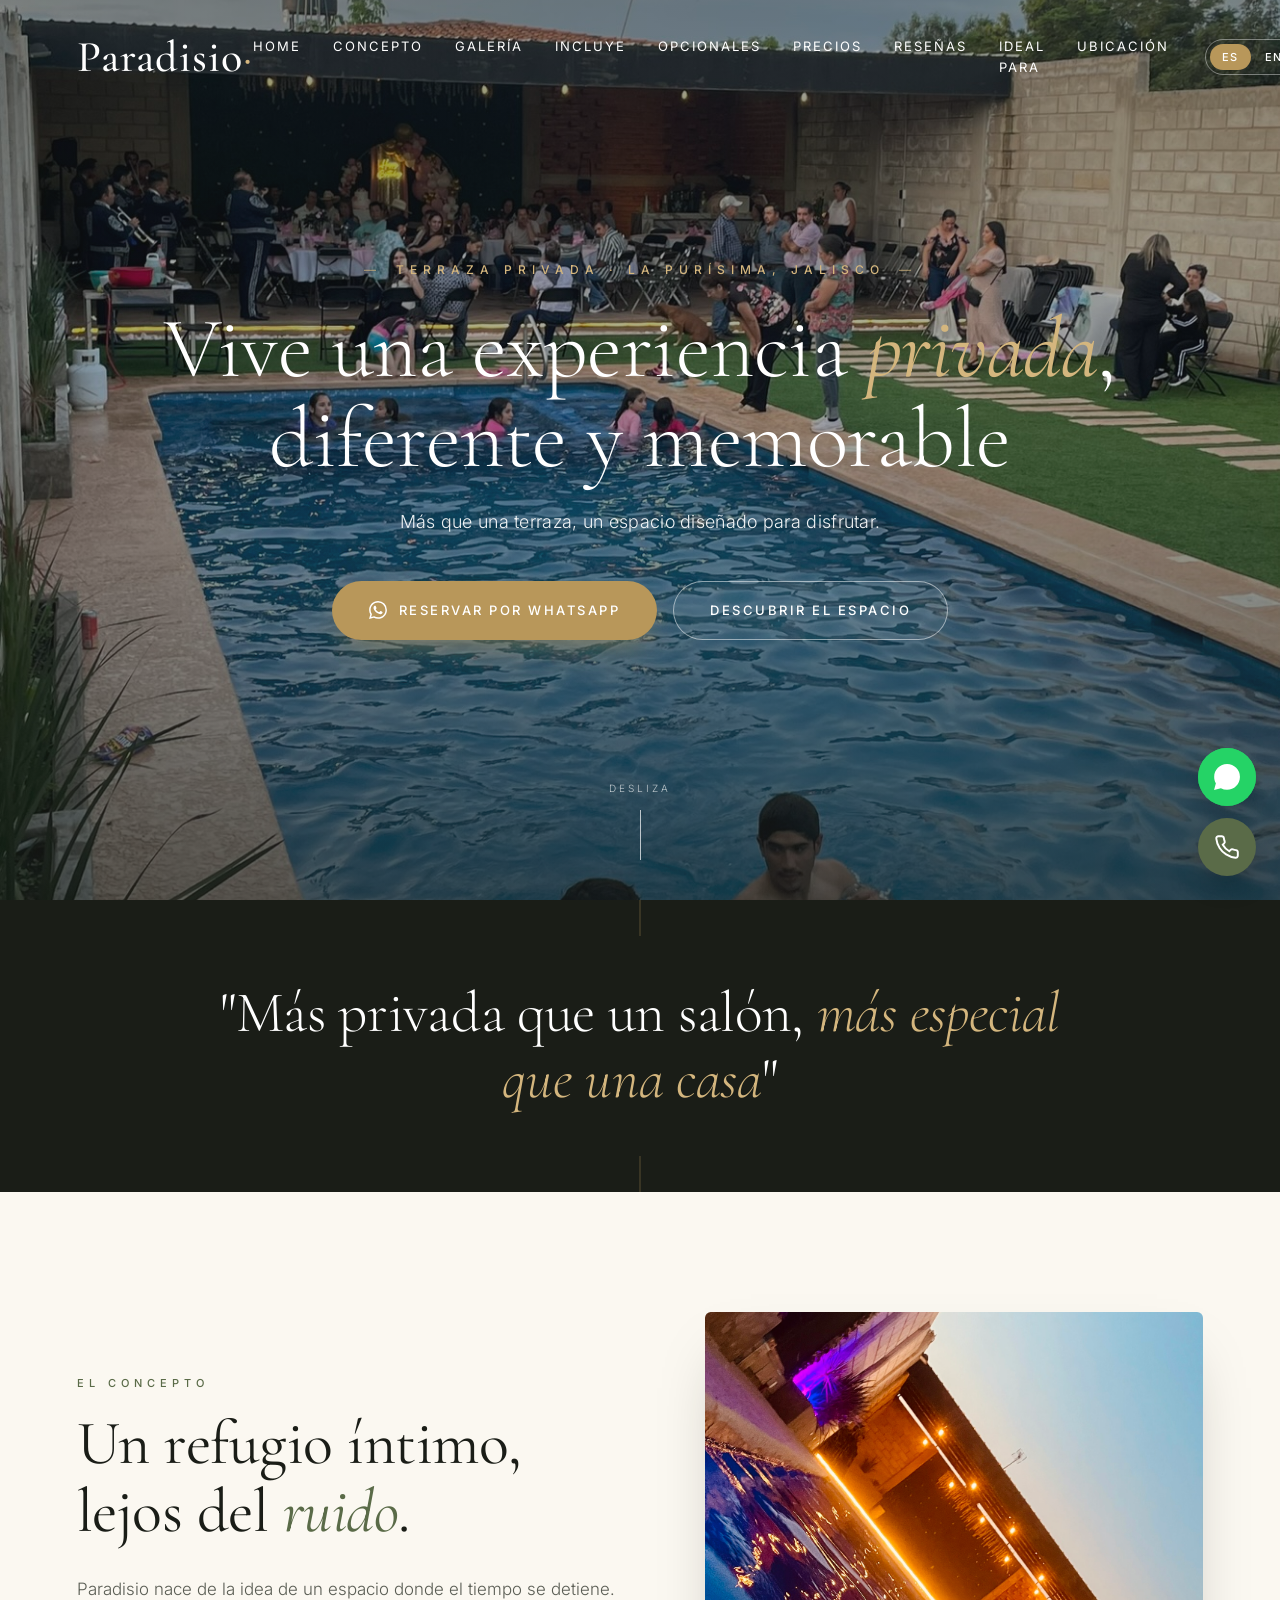
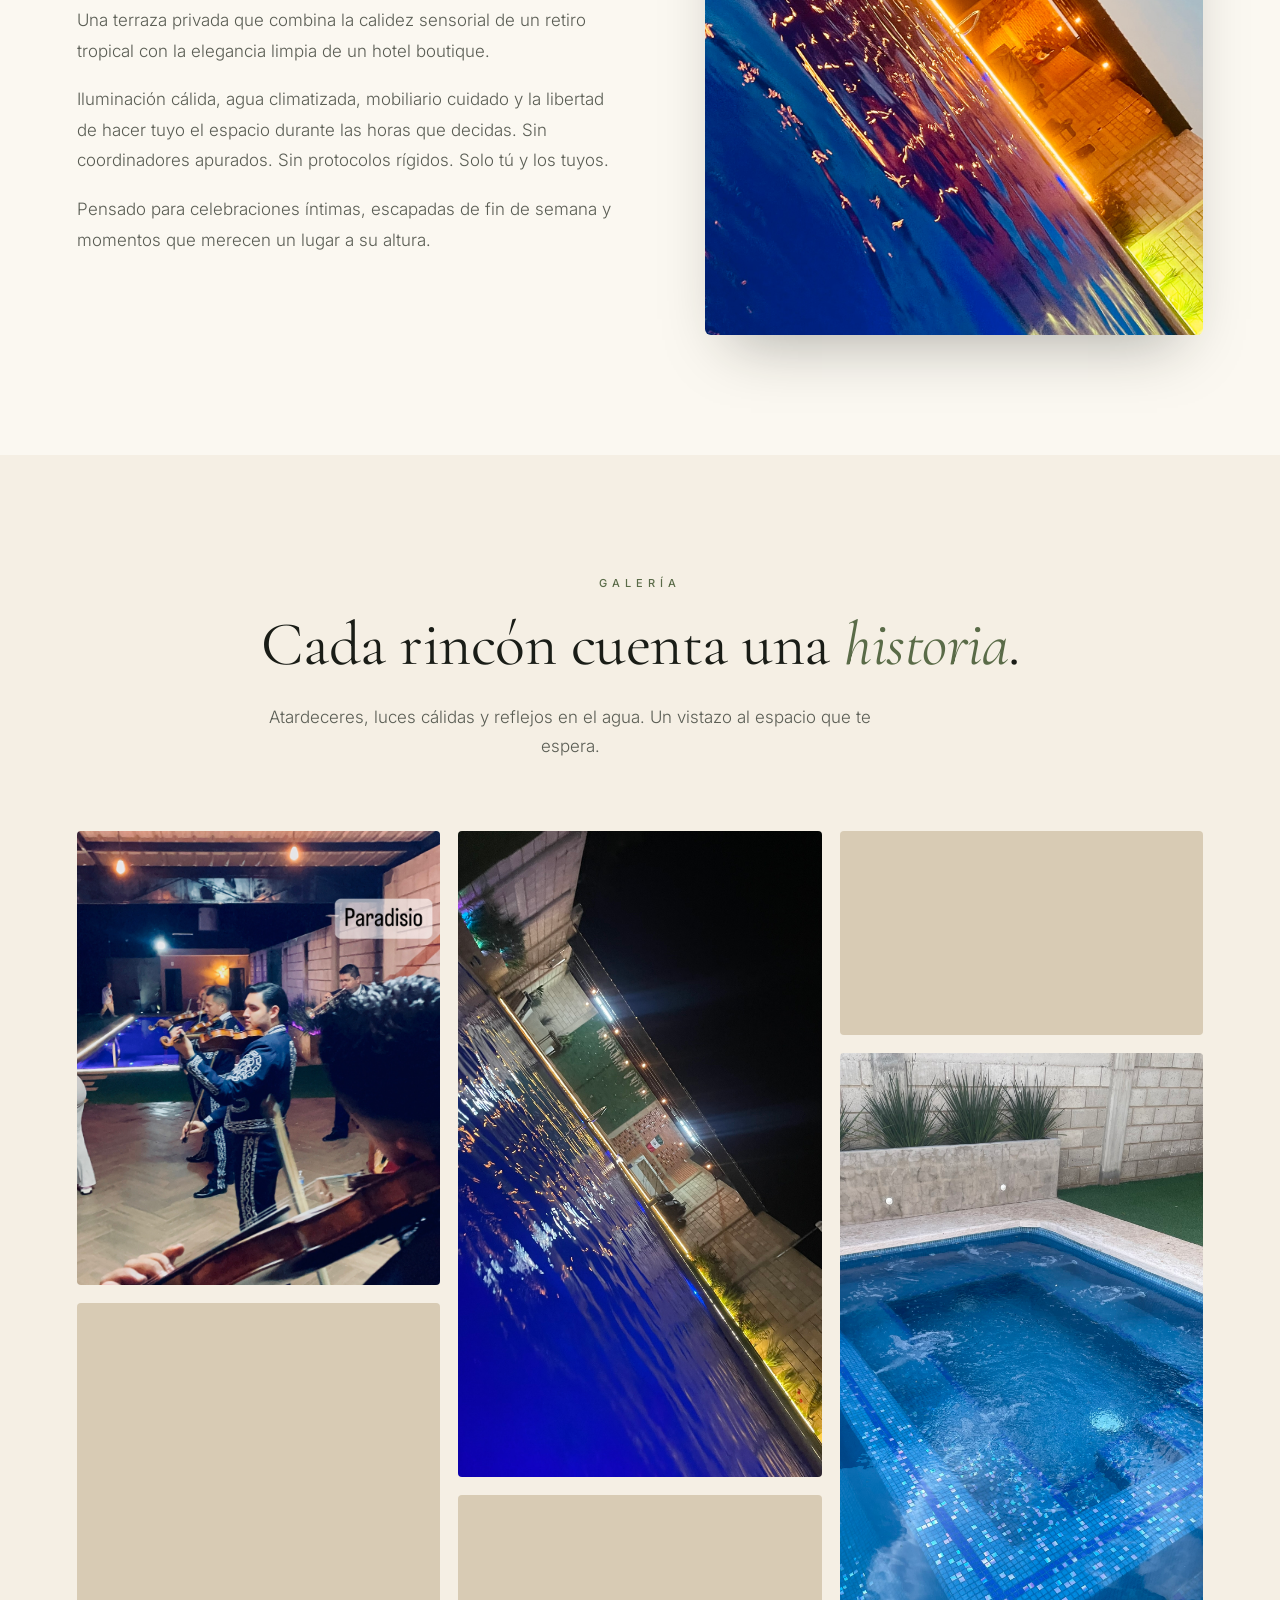
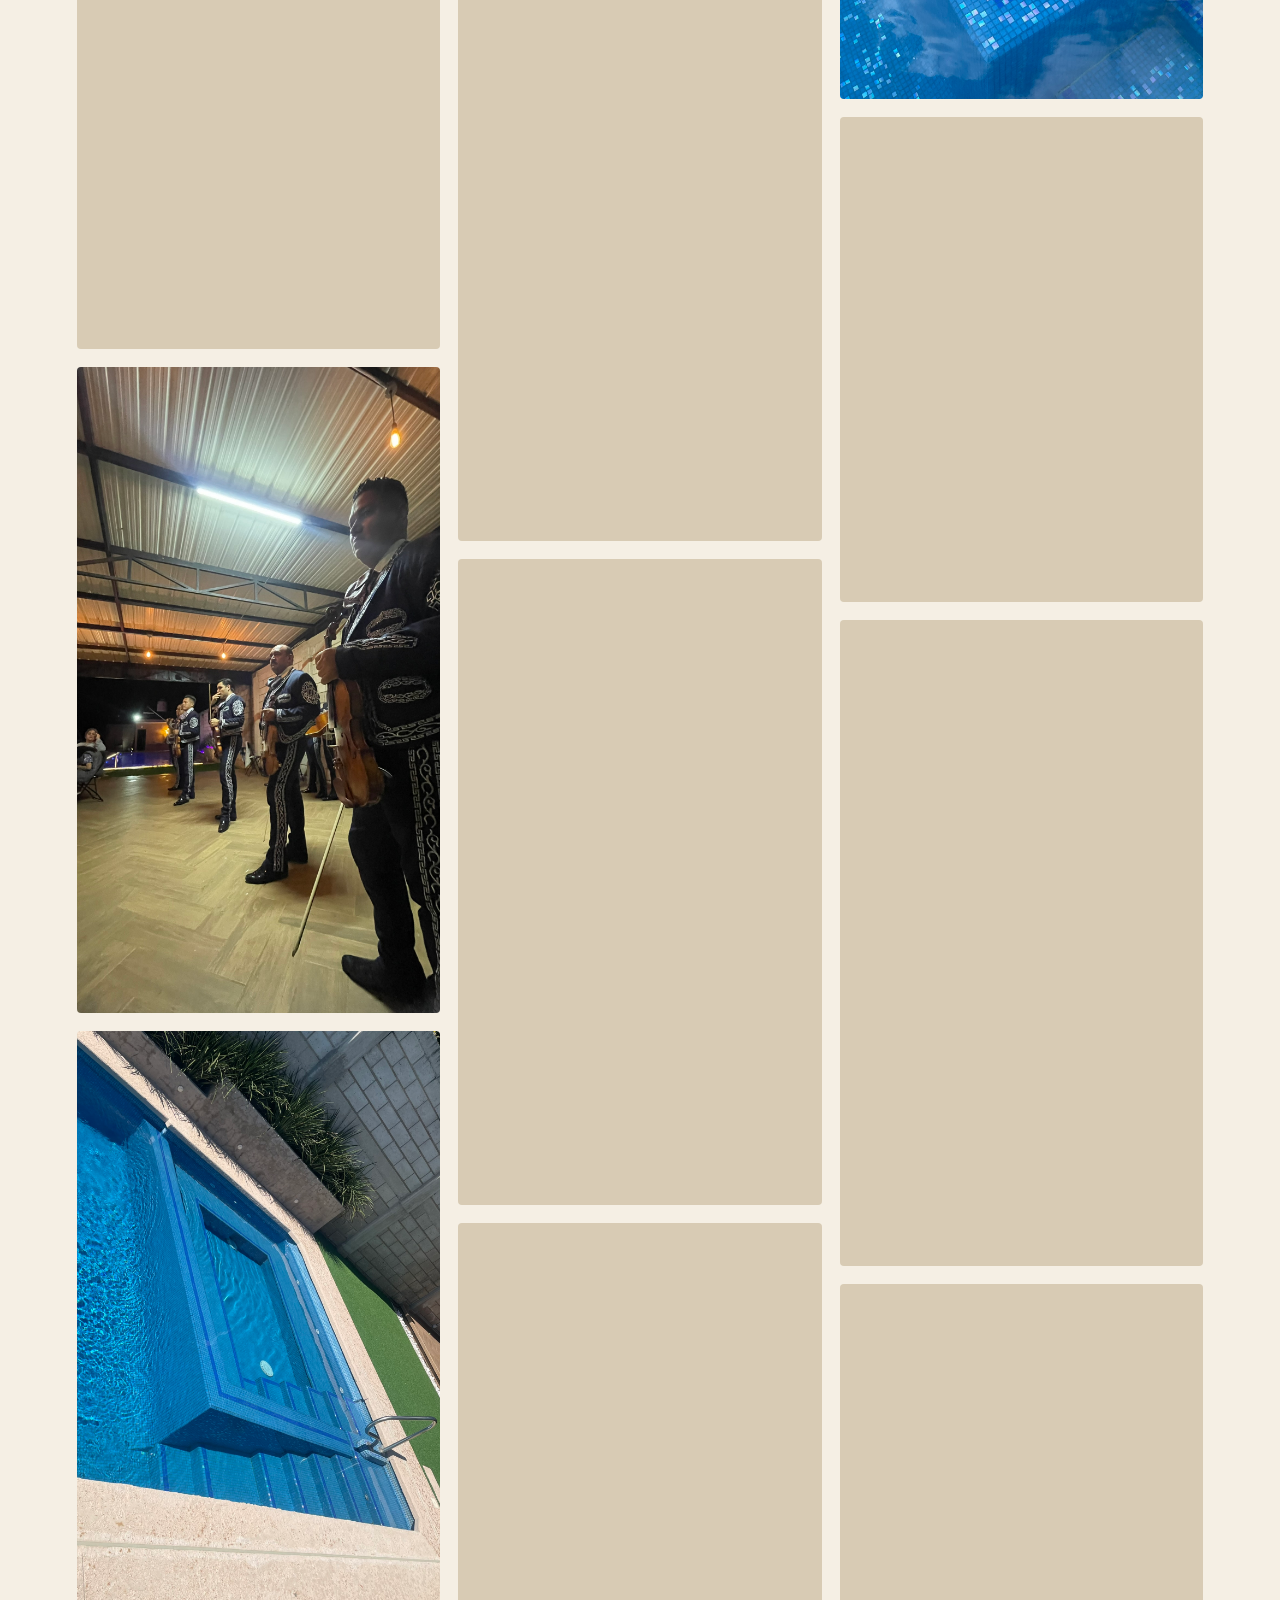
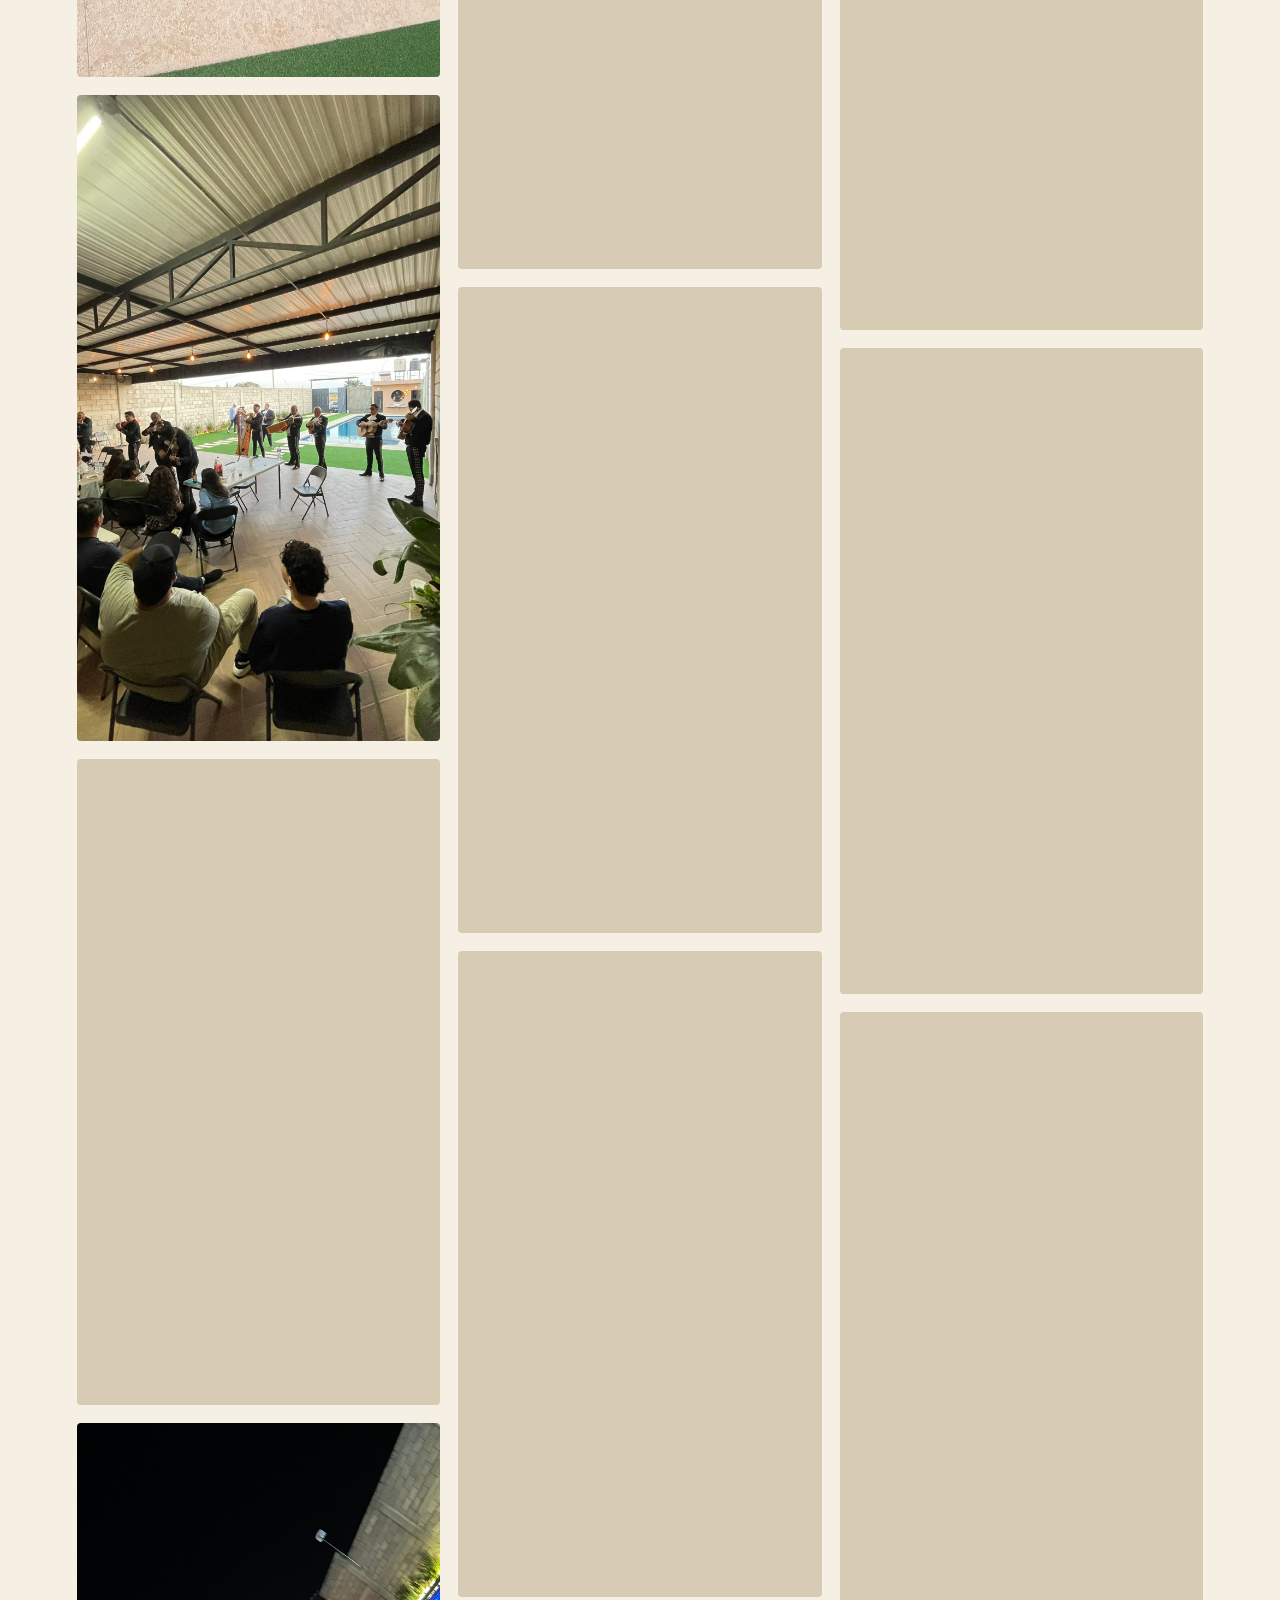
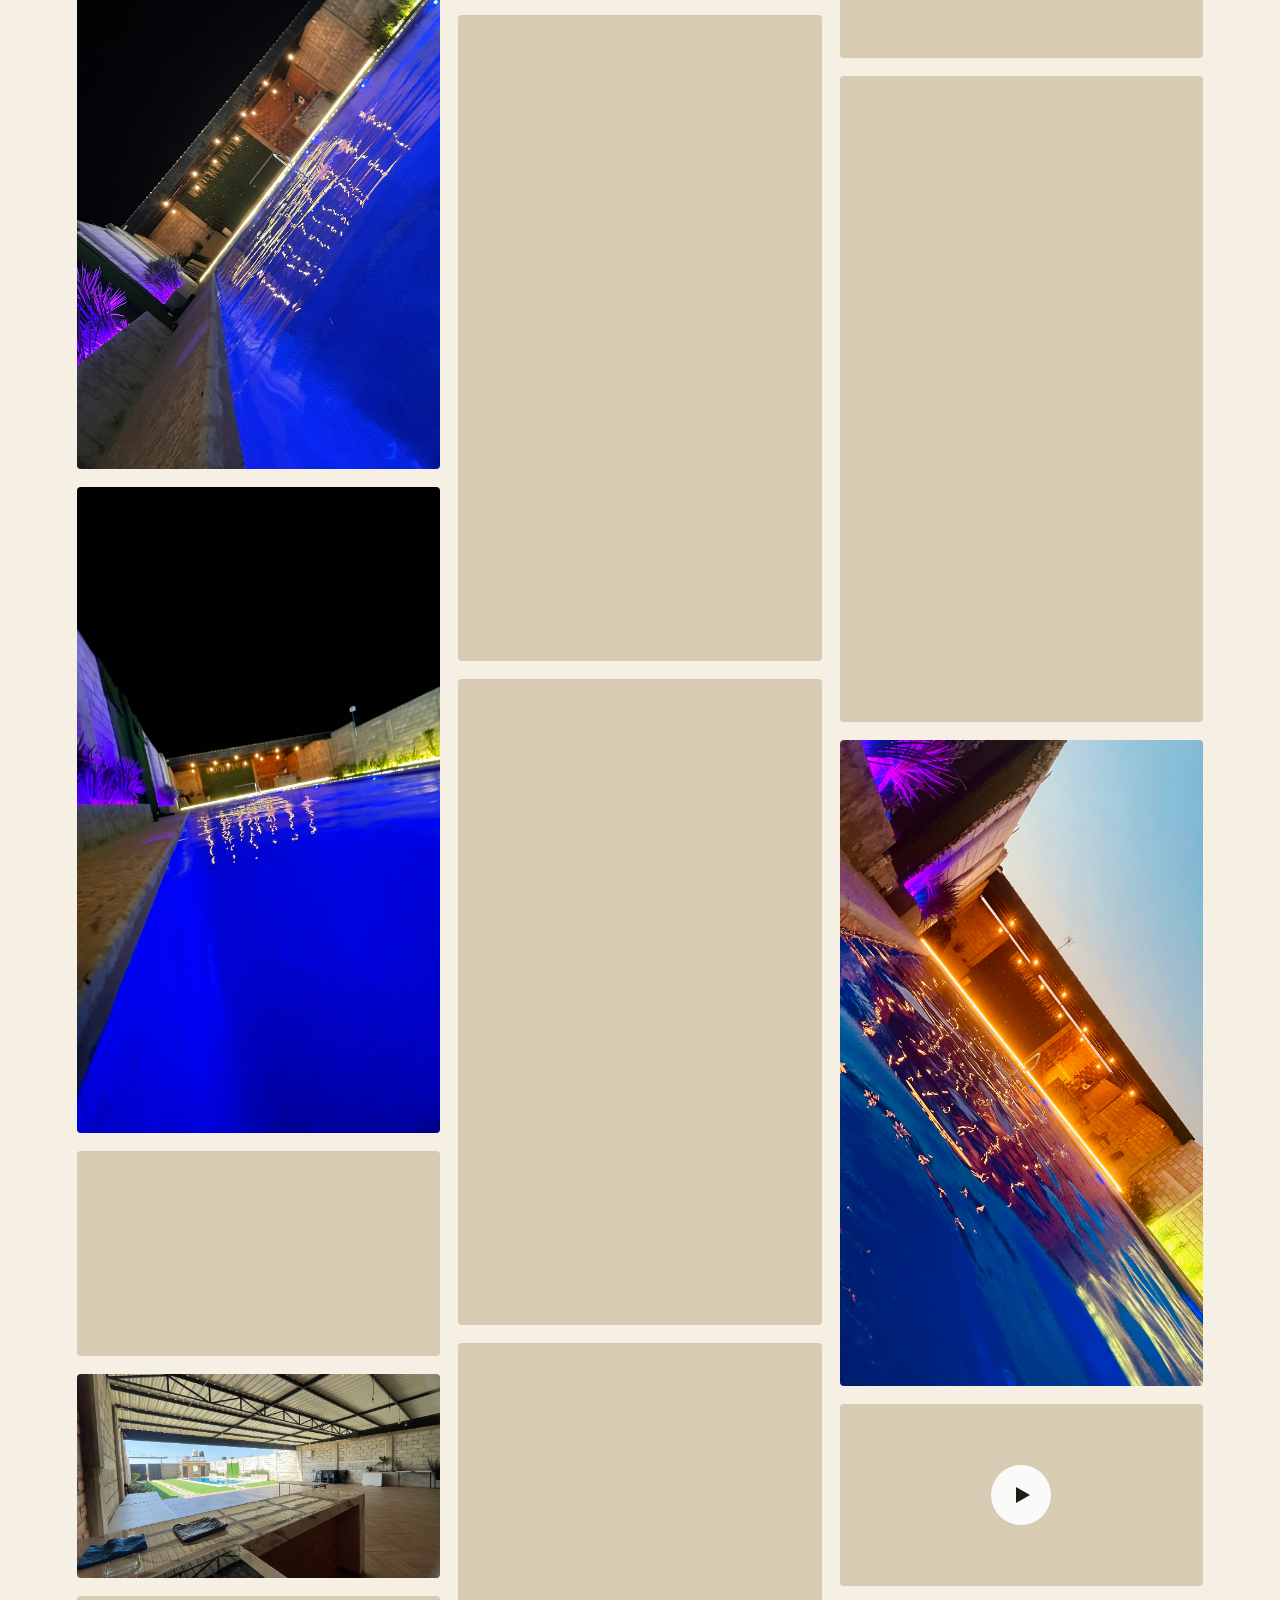
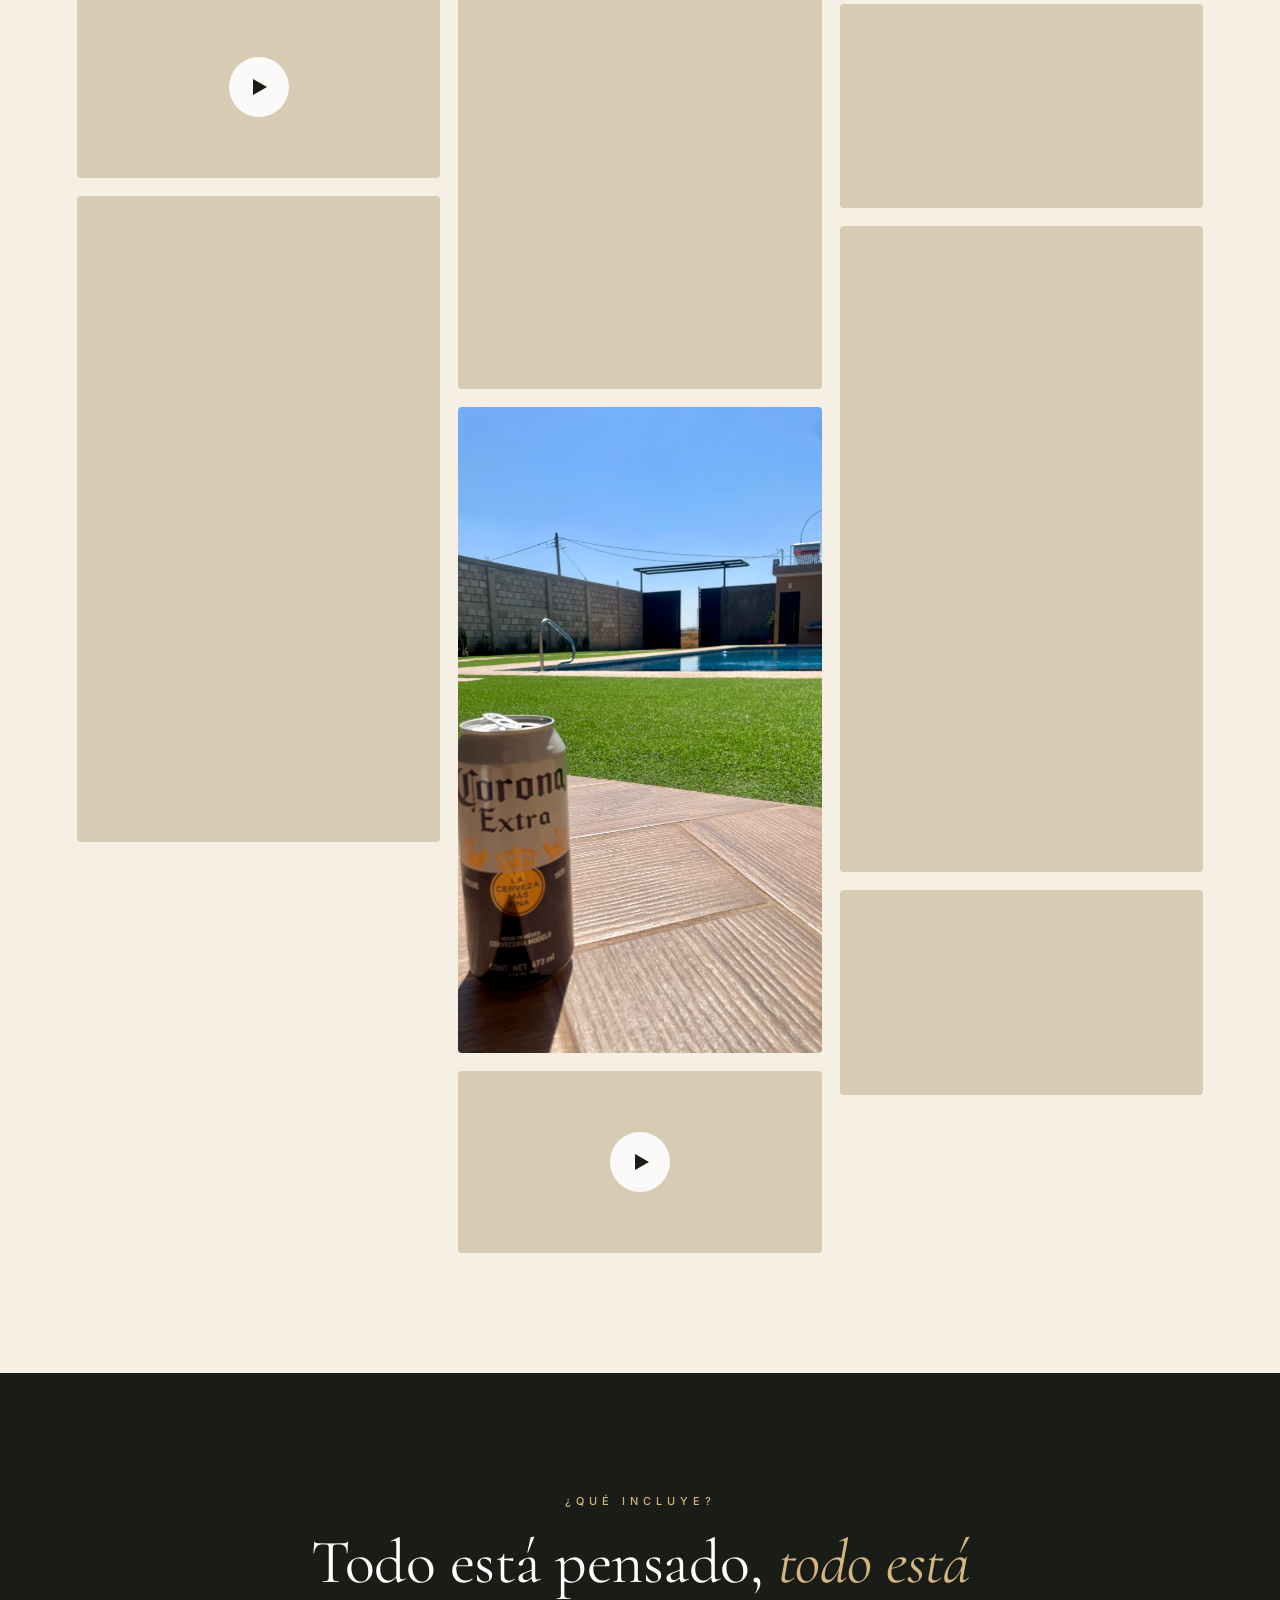
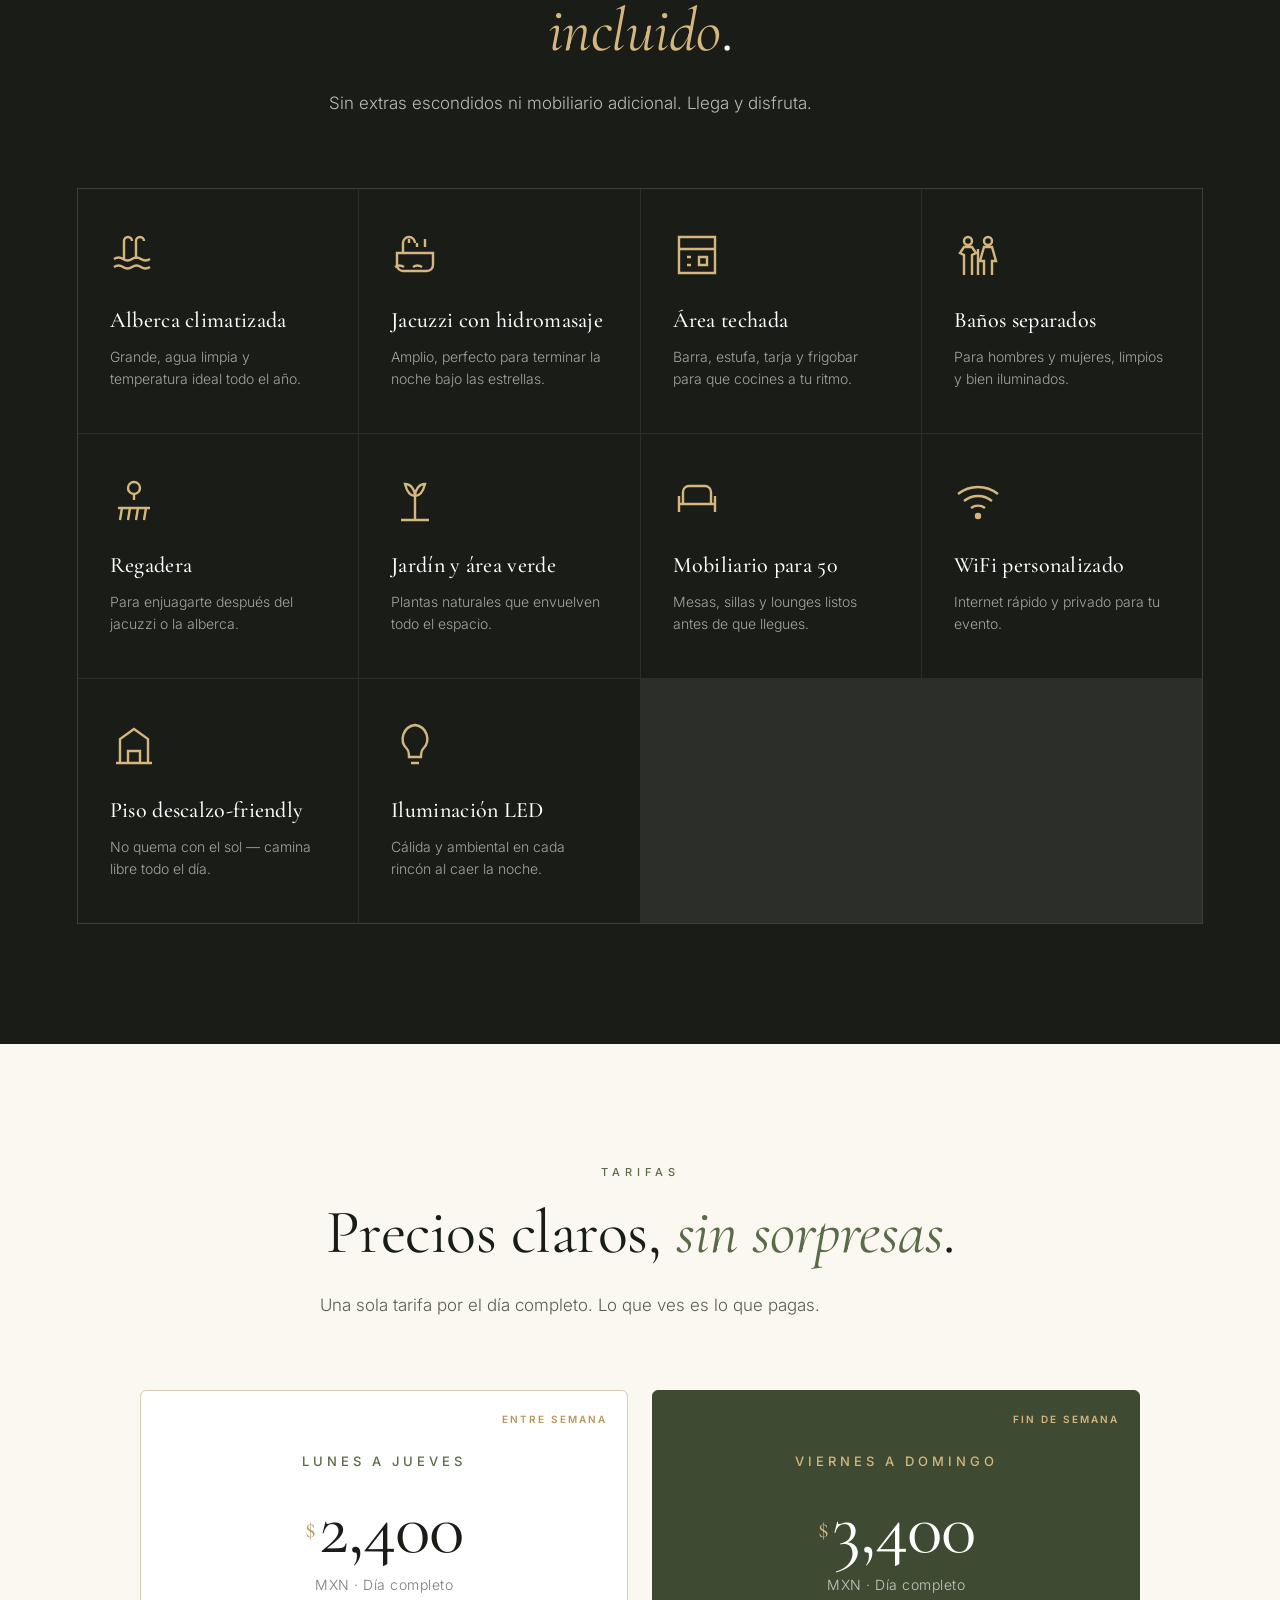
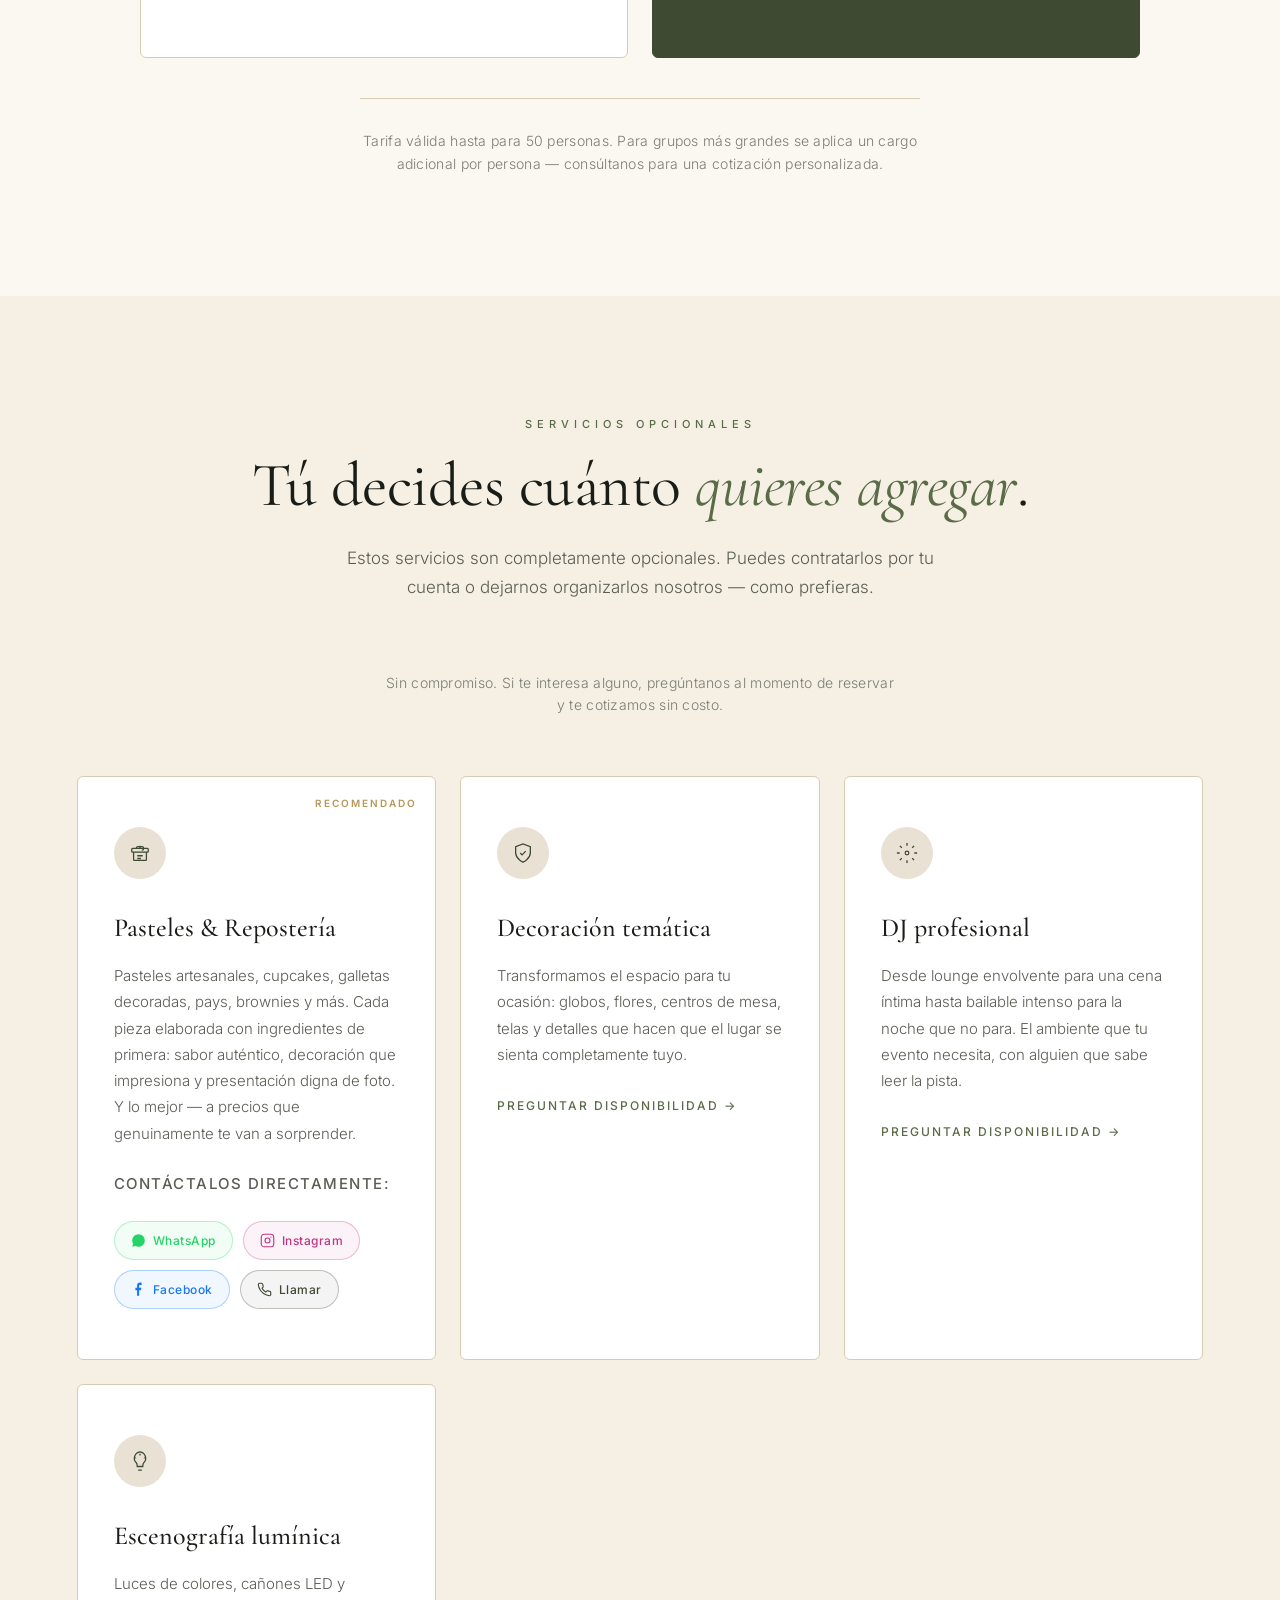
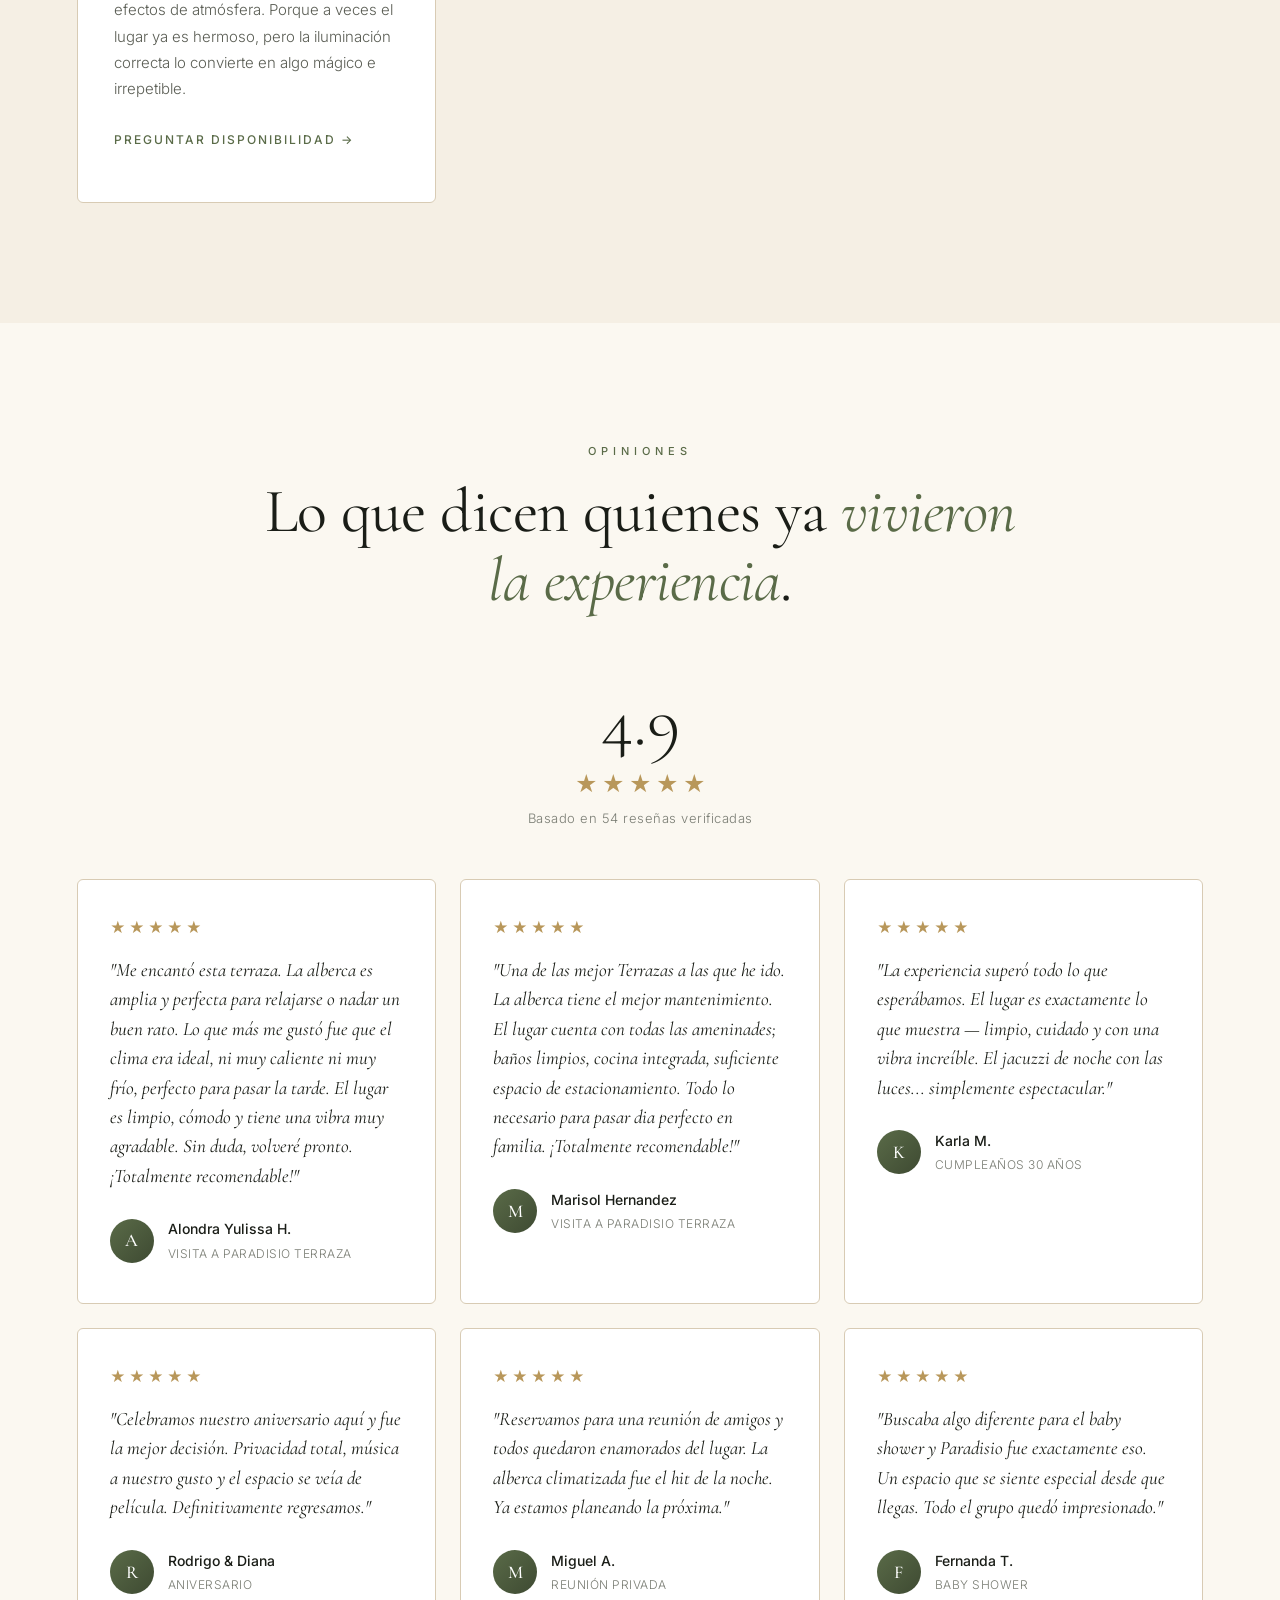
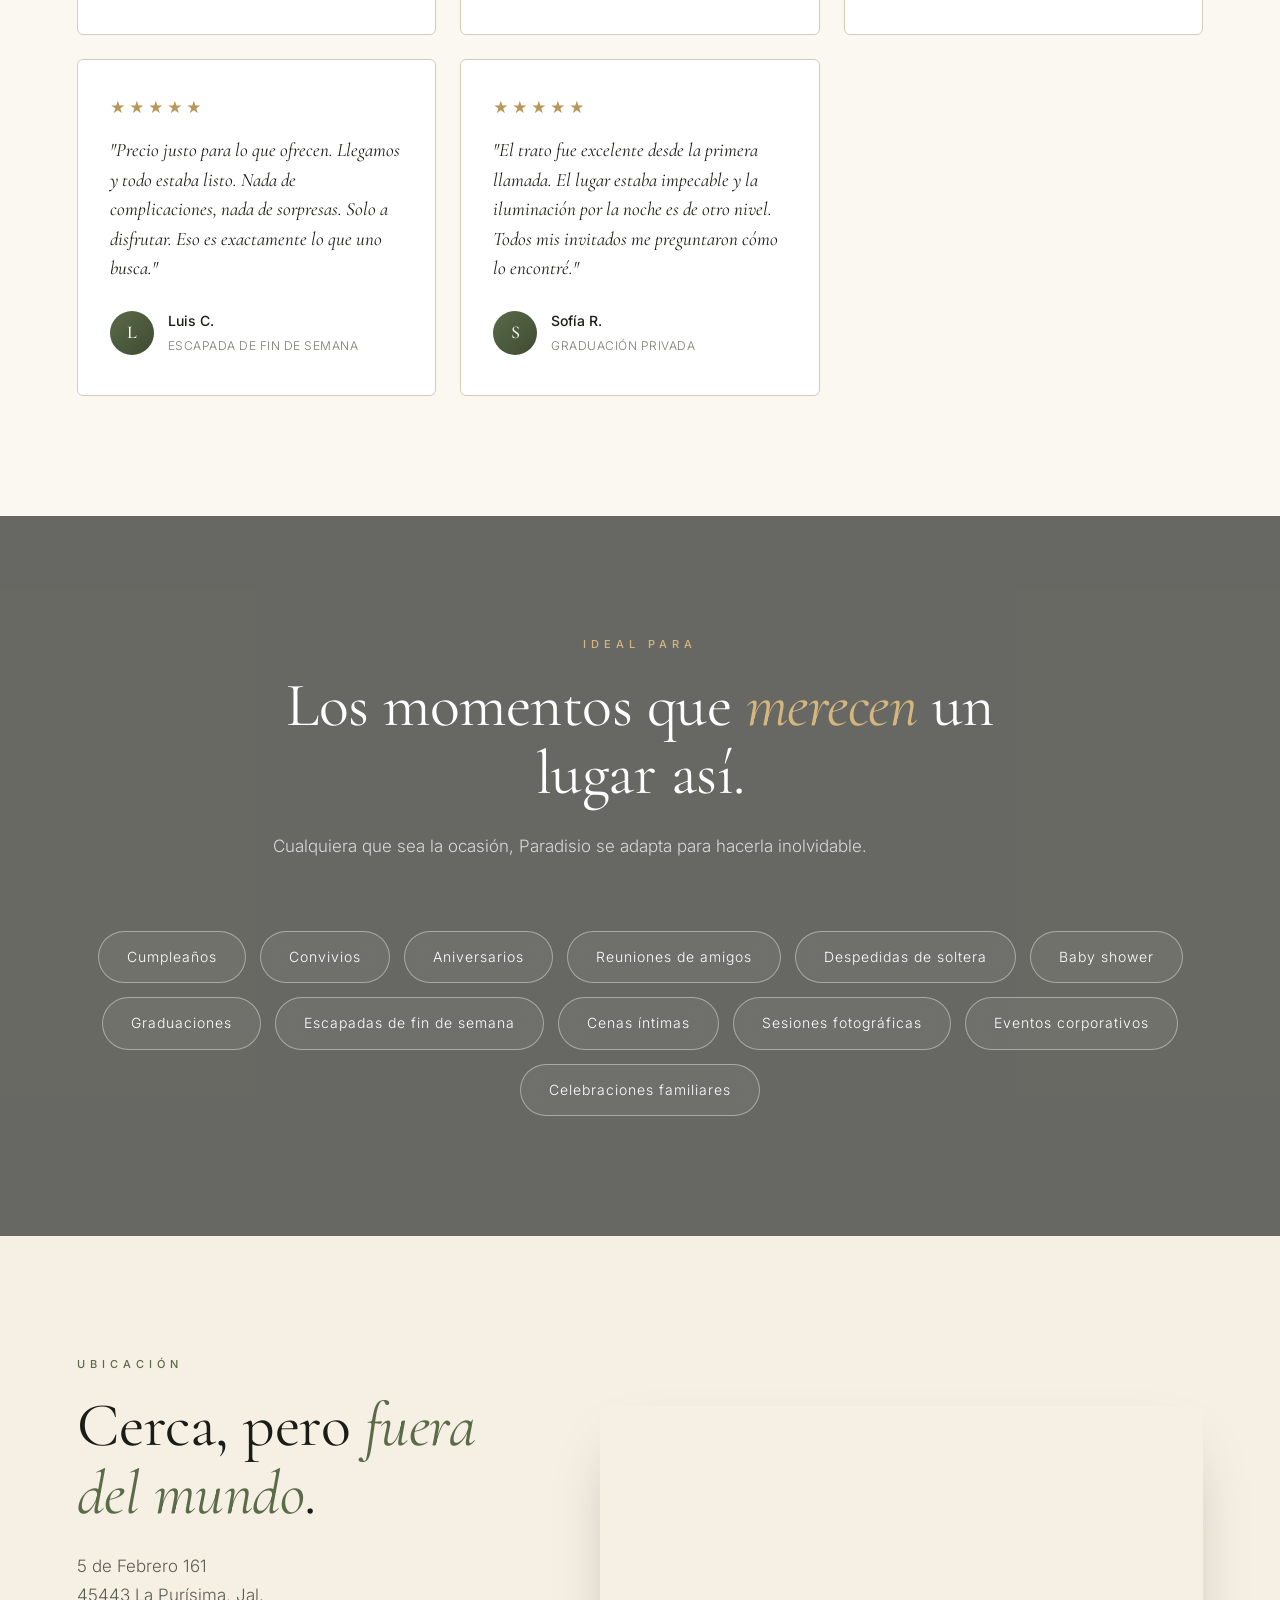
<file: index.html>
<!DOCTYPE html>
<html lang="es-MX">
<head>
<meta charset="UTF-8" />
<meta name="viewport" content="width=device-width, initial-scale=1.0" />
<meta name="theme-color" content="#1a1d17" />
<title>Paradisio Terraza · Terraza privada con alberca y jacuzzi en La Purísima, Jalisco</title>
<meta name="description" content="Paradisio Terraza — renta de terraza privada con alberca climatizada, jacuzzi, jardín y área lounge en La Purísima, Jalisco. Ideal para cumpleaños, aniversarios y eventos exclusivos. Desde $2,400 MXN." />
<meta name="keywords" content="terraza privada Guadalajara, renta de alberca privada Jalisco, terraza con jacuzzi Guadalajara, eventos privados La Purísima, cumpleaños privado alberca, Paradisio terraza, renta terraza jacuzzi, espacio privado eventos Jalisco" />
<link rel="canonical" href="https://paradisioterraza.com/" />
<meta property="og:title" content="Paradisio Terraza — Terraza privada con alberca y jacuzzi en Jalisco" />
<meta property="og:description" content="Más privada que un salón, más especial que una casa. Alberca climatizada, jacuzzi, jardín y área lounge. Reserva tu experiencia exclusiva desde $2,400 MXN." />
<meta property="og:type" content="website" />
<meta property="og:url" content="https://paradisioterraza.com/" />
<meta property="og:image" content="Fotos/foto_bck.jpeg" />
<meta property="og:locale" content="es_MX" />
<meta name="twitter:card" content="summary_large_image" />
<meta name="twitter:title" content="Paradisio Terraza — Privada, exclusiva y memorable" />
<meta name="twitter:description" content="Terraza privada con alberca y jacuzzi en La Purísima, Jalisco. Desde $2,400 MXN." />
<meta name="robots" content="index, follow" />
<!-- Google tag (gtag.js) -->
<script async src="https://www.googletagmanager.com/gtag/js?id=G-008F4WVKGS"></script>
<script>
  window.dataLayer = window.dataLayer || [];
  function gtag(){dataLayer.push(arguments);}
  gtag('js', new Date());

  gtag('config', 'G-008F4WVKGS');
</script>
<script type="application/ld+json">
{
  "@context":"https://schema.org",
  "@type":"LocalBusiness",
  "name":"Paradisio Terraza",
  "description":"Terraza privada con alberca climatizada, jacuzzi y área lounge para eventos exclusivos en La Purísima, Jalisco.",
  "url":"https://paradisioterraza.com",
  "telephone":"+523310394617",
  "priceRange":"$2,400 - $3,400 MXN",
  "image":"Fotos/foto_bck.jpeg",
  "address":{
    "@type":"PostalAddress",
    "streetAddress":"5 de Febrero 161",
    "addressLocality":"La Purísima",
    "addressRegion":"Jalisco",
    "postalCode":"45443",
    "addressCountry":"MX"
  },
  "geo":{"@type":"GeoCoordinates","latitude":"20.7040","longitude":"-103.4120"},
  "sameAs":[
    "https://www.instagram.com/paradisioterraza",
    "https://www.facebook.com/profile.php?id=61565955073963"
  ],
  "aggregateRating":{
    "@type":"AggregateRating",
    "ratingValue":"4.9",
    "bestRating":"5",
    "reviewCount":"54"
  },
  "review":[
    {"@type":"Review","reviewRating":{"@type":"Rating","ratingValue":"5"},"author":{"@type":"Person","name":"Karla M."},"reviewBody":"La experiencia superó todo lo que esperábamos. El jacuzzi de noche fue espectacular."},
    {"@type":"Review","reviewRating":{"@type":"Rating","ratingValue":"5"},"author":{"@type":"Person","name":"Rodrigo & Diana"},"reviewBody":"Celebramos nuestro aniversario aquí y fue la mejor decisión. Privacidad total y un ambiente de película."}
  ]
}
</script>
<script type="application/ld+json">
{
  "@context":"https://schema.org",
  "@type":"FAQPage",
  "mainEntity":[
    {"@type":"Question","name":"¿Cuántas personas tienen capacidad máxima?","acceptedAnswer":{"@type":"Answer","text":"El precio base incluye hasta 50 personas. Para grupos más grandes se aplica un cargo adicional por persona."}},
    {"@type":"Question","name":"¿Cuáles son los precios de la terraza privada?","acceptedAnswer":{"@type":"Answer","text":"De lunes a jueves el precio es de $2,400 MXN por día completo. De viernes a domingo el precio es de $3,400 MXN."}},
    {"@type":"Question","name":"¿La alberca está climatizada?","acceptedAnswer":{"@type":"Answer","text":"Sí, la alberca está climatizada y disponible durante toda la renta."}},
    {"@type":"Question","name":"¿Se puede llevar música o DJ?","acceptedAnswer":{"@type":"Answer","text":"Sí, puedes traer tu propia música o contratar el servicio de DJ que ofrecemos como extra."}}
  ]
}
</script>
<!-- Precarga recursos críticos above-the-fold -->
<link rel="preload" href="Fotos/foto_bck.jpeg" as="image" fetchpriority="high" />
<link rel="preconnect" href="https://fonts.googleapis.com" />
<link rel="preconnect" href="https://fonts.gstatic.com" crossorigin />
<link href="https://fonts.googleapis.com/css2?family=Cormorant+Garamond:wght@300;400;500;600;700&family=Inter:wght@300;400;500;600&display=swap" rel="stylesheet" />
<style>
  :root{
    --sand:#e9e1d3;
    --sand-2:#f5efe4;
    --beige:#d8cbb4;
    --bone:#fbf8f1;
    --olive:#5a6b48;
    --olive-deep:#3e4a32;
    --black:#1a1d17;
    --charcoal:#2a2d27;
    --gold:#b8975a;
    --gold-soft:#d4b67e;
    --white:#ffffff;
    --shadow:0 30px 60px -25px rgba(26,29,23,.35);
    --serif:'Cormorant Garamond', Georgia, serif;
    --sans:'Inter', -apple-system, BlinkMacSystemFont, sans-serif;
    --ease:cubic-bezier(.22,.61,.36,1);
  }
  *{box-sizing:border-box;margin:0;padding:0}
  html{scroll-behavior:smooth;-webkit-text-size-adjust:100%}
  body{
    font-family:var(--sans);
    color:var(--black);
    background:var(--bone);
    line-height:1.6;
    font-weight:300;
    overflow-x:hidden;
    -webkit-font-smoothing:antialiased;
  }
  img,video{max-width:100%;display:block}
  a{color:inherit;text-decoration:none}
  button{font-family:inherit;cursor:pointer;border:none;background:none}

  /* ==================== SPLASH SCREEN ==================== */
  body.splash-active{overflow:hidden}
  #splash{
    position:fixed;inset:0;z-index:9999;
    background:#1c2118;
    display:flex;align-items:center;justify-content:center;
    overflow:hidden;
    /* fade-out transition on the overlay bg */
    transition:opacity 600ms ease;
  }
  #splash::before{
    content:'';position:absolute;inset:0;
    background:radial-gradient(ellipse at 50% 40%, rgba(90,107,72,.14) 0%, transparent 68%);
    pointer-events:none;
  }
  #splashInner{
    display:flex;flex-direction:column;
    align-items:center;justify-content:center;
    text-align:center;padding:0 6vw;
    /* will-change for GPU compositing */
    will-change:transform,opacity;
    transition:transform 750ms cubic-bezier(.4,0,.15,1), opacity 500ms ease;
  }
  .brand-name{
    font-family:var(--serif);
    font-size:clamp(68px,13vw,158px);
    font-weight:400;
    color:#c2bba8;
    letter-spacing:3px;
    line-height:1;
    margin-bottom:34px;
    /* entry animation */
    opacity:0;transform:translateY(18px);
    animation:brandIn 1s var(--ease) .15s forwards;
  }
  .brand-icons-row{
    display:flex;align-items:center;justify-content:center;
    gap:22px;margin-bottom:26px;
    opacity:0;
    animation:brandIn 1s var(--ease) .4s forwards;
  }
  .brand-icon-wrap{
    color:#9e9887;width:46px;height:50px;
    display:flex;align-items:center;justify-content:center;
  }
  .brand-icon-wrap svg{width:100%;height:100%}
  .brand-icon-sep{
    width:1px;height:34px;
    background:rgba(158,152,135,.28);
  }
  .brand-tagline{
    font-size:11px;
    letter-spacing:11px;
    color:#9e9887;
    text-transform:uppercase;
    font-family:var(--sans);
    font-weight:400;
    opacity:0;
    animation:brandIn 1s var(--ease) .6s forwards;
  }
  @keyframes brandIn{
    to{opacity:1;transform:translateY(0)}
  }

  /* ==================== HEADER ==================== */
  .header{
    position:fixed;top:0;left:0;right:0;z-index:1000;
    padding:22px 6vw;
    display:flex;justify-content:space-between;align-items:center;
    transition:all .5s var(--ease);
    background:transparent;
  }
  .header.scrolled{
    background:rgba(251,248,241,.92);
    backdrop-filter:blur(14px);
    -webkit-backdrop-filter:blur(14px);
    padding:14px 6vw;
    border-bottom:1px solid rgba(26,29,23,.06);
  }
  .logo{
    font-family:var(--serif);
    font-size:44px;font-weight:500;
    color:var(--white);letter-spacing:1px;
    transition:color .4s var(--ease), font-size .5s var(--ease);
  }
  .logo span{color:var(--gold-soft);font-style:italic}
  .header.scrolled .logo{color:var(--black);font-size:32px}
  .nav{display:flex;align-items:center;gap:36px}
  .nav-links{display:flex;gap:32px}
  .nav-links a{
    font-size:13px;text-transform:uppercase;letter-spacing:2px;
    font-weight:400;color:var(--white);
    transition:color .3s var(--ease);position:relative;
  }
  .header.scrolled .nav-links a{color:var(--black)}
  .nav-links a::after{
    content:'';position:absolute;left:0;bottom:-6px;
    width:0;height:1px;background:var(--gold);
    transition:width .4s var(--ease);
  }
  .nav-links a:hover::after{width:100%}
  .lang-switch{
    display:flex;gap:2px;align-items:center;
    border:1px solid rgba(255,255,255,.4);
    border-radius:99px;padding:4px;
  }
  .header.scrolled .lang-switch{border-color:rgba(26,29,23,.2)}
  .lang-switch button{
    font-size:11px;letter-spacing:1.5px;font-weight:500;
    padding:6px 12px;border-radius:99px;
    color:var(--white);transition:all .3s var(--ease);
  }
  .header.scrolled .lang-switch button{color:var(--black)}
  .lang-switch button.active{background:var(--gold);color:var(--white)}
  .header.scrolled .lang-switch button.active{background:var(--olive);color:var(--white)}
  .menu-toggle{display:none;width:30px;height:24px;flex-direction:column;justify-content:space-between}
  .menu-toggle span{display:block;width:100%;height:1.5px;background:var(--white);transition:all .3s var(--ease)}
  .header.scrolled .menu-toggle span{background:var(--black)}

  /* ==================== HERO ==================== */
  .hero{
    position:relative;height:100vh;min-height:680px;
    display:flex;align-items:center;justify-content:center;
    overflow:hidden;color:var(--white);text-align:center;
  }
  .hero-bg{
    position:absolute;inset:0;z-index:0;
    background:url('Fotos/foto_bck.jpeg') center/cover no-repeat;
  }
  .hero-bg video, .hero-bg img{
    width:100%;height:100%;object-fit:cover;
  }
  .hero-bg::after{
    content:'';position:absolute;inset:0;
    background:linear-gradient(180deg,rgba(26,29,23,.45) 0%,rgba(26,29,23,.35) 40%,rgba(26,29,23,.7) 100%);
  }
  .hero-content{
    position:relative;z-index:2;padding:0 24px;max-width:1100px;
    transform:translateY(20px);opacity:0;
    animation:fadeUp 1.4s var(--ease) .3s forwards;
  }
  .hero-eyebrow{
    font-size:12px;letter-spacing:6px;text-transform:uppercase;
    margin-bottom:24px;font-weight:500;color:var(--gold-soft);
  }
  .hero-eyebrow::before, .hero-eyebrow::after{
    content:'—';margin:0 14px;opacity:.7;
  }
  .hero-title{
    font-family:var(--serif);
    font-size:clamp(40px,7vw,86px);
    font-weight:300;line-height:1.05;
    letter-spacing:-.5px;margin-bottom:24px;
  }
  .hero-title em{font-style:italic;color:var(--gold-soft);font-weight:400}
  .hero-sub{
    font-size:clamp(15px,1.5vw,18px);
    font-weight:300;max-width:560px;margin:0 auto 44px;
    opacity:.92;letter-spacing:.3px;
  }
  .hero-ctas{display:flex;gap:16px;justify-content:center;flex-wrap:wrap}
  .scroll-indicator{
    position:absolute;bottom:40px;left:50%;transform:translateX(-50%);
    z-index:2;color:var(--white);opacity:.7;
    font-size:10px;letter-spacing:3px;text-transform:uppercase;
    display:flex;flex-direction:column;align-items:center;gap:14px;
  }
  .scroll-indicator::after{
    content:'';width:1px;height:50px;background:var(--white);
    animation:scrollPulse 2s infinite;
  }
  @keyframes scrollPulse{
    0%{transform:scaleY(0);transform-origin:top}
    50%{transform:scaleY(1);transform-origin:top}
    51%{transform:scaleY(1);transform-origin:bottom}
    100%{transform:scaleY(0);transform-origin:bottom}
  }
  @keyframes fadeUp{to{transform:translateY(0);opacity:1}}

  /* ==================== BUTTONS ==================== */
  .btn{
    display:inline-flex;align-items:center;gap:12px;
    padding:18px 36px;font-size:13px;
    letter-spacing:2.5px;text-transform:uppercase;font-weight:500;
    border-radius:99px;transition:all .4s var(--ease);
    cursor:pointer;border:1px solid transparent;white-space:nowrap;
  }
  .btn-primary{
    background:var(--gold);color:var(--white);
    box-shadow:0 14px 30px -10px rgba(184,151,90,.6);
  }
  .btn-primary:hover{
    background:var(--olive);transform:translateY(-2px);
    box-shadow:0 18px 38px -10px rgba(90,107,72,.6);
  }
  .btn-ghost{
    border-color:rgba(255,255,255,.5);color:var(--white);
    background:rgba(255,255,255,.06);backdrop-filter:blur(8px);
  }
  .btn-ghost:hover{background:var(--white);color:var(--black);border-color:var(--white)}
  .btn-dark{background:var(--black);color:var(--white)}
  .btn-dark:hover{background:var(--olive-deep)}

  /* ==================== SECTIONS ==================== */
  section{padding:120px 6vw;position:relative}
  .section-eyebrow{
    font-size:11px;letter-spacing:5px;text-transform:uppercase;
    color:var(--olive);font-weight:500;margin-bottom:18px;
  }
  .section-title{
    font-family:var(--serif);
    font-size:clamp(34px,5vw,62px);
    font-weight:400;line-height:1.1;
    letter-spacing:-.5px;color:var(--black);margin-bottom:24px;
  }
  .section-title em{font-style:italic;color:var(--olive)}
  .section-lead{
    font-size:17px;color:#5a5d54;max-width:640px;line-height:1.7;
  }
  .section-head{margin-bottom:70px;max-width:780px}
  .section-head.center{text-align:center;margin-left:auto;margin-right:auto}

  /* ==================== EXPERIENCE ==================== */
  .experience{background:var(--bone)}
  .experience-grid{
    display:grid;grid-template-columns:1.1fr 1fr;
    gap:80px;align-items:center;
  }
  .experience-text .section-title{margin-bottom:28px}
  .experience-text p{font-size:17px;color:#5a5d54;margin-bottom:18px;line-height:1.8}
  .experience-image{
    position:relative;aspect-ratio:4/5;border-radius:6px;overflow:hidden;
    box-shadow:var(--shadow);
  }
  .experience-image img{width:100%;height:100%;object-fit:cover;transition:transform 1.6s var(--ease)}
  .experience-image:hover img{transform:scale(1.04)}
  .experience-image::before{
    content:'';position:absolute;inset:-20px;
    border:1px solid var(--gold);border-radius:6px;
    pointer-events:none;opacity:.4;
  }

  /* ==================== GALLERY ==================== */
  .gallery{background:var(--sand-2)}
  .gallery-grid{
    column-count:3;column-gap:18px;
  }
  .gallery-item{
    break-inside:avoid;margin-bottom:18px;
    position:relative;overflow:hidden;border-radius:4px;
    cursor:pointer;background:var(--beige);
  }
  .gallery-item img, .gallery-item video{
    width:100%;height:auto;display:block;
    transition:transform 1.2s var(--ease), filter .6s var(--ease);
  }
  .gallery-item::after{
    content:'';position:absolute;inset:0;
    background:linear-gradient(180deg,transparent 50%,rgba(26,29,23,.35) 100%);
    opacity:0;transition:opacity .5s var(--ease);
  }
  .gallery-item:hover img, .gallery-item:hover video{transform:scale(1.06);filter:brightness(1.05)}
  .gallery-item:hover::after{opacity:1}
  .gallery-item .play-icon{
    position:absolute;top:50%;left:50%;transform:translate(-50%,-50%);
    width:60px;height:60px;border-radius:50%;
    background:rgba(255,255,255,.9);backdrop-filter:blur(10px);
    display:flex;align-items:center;justify-content:center;
    z-index:2;pointer-events:none;
  }
  .gallery-item .play-icon::before{
    content:'';border-style:solid;border-width:8px 0 8px 14px;
    border-color:transparent transparent transparent var(--black);
    margin-left:3px;
  }

  /* ==================== AMENITIES / QUE INCLUYE ==================== */
  .amenities{background:var(--black);color:var(--white)}
  .amenities .section-title{color:var(--white)}
  .amenities .section-title em{color:var(--gold-soft)}
  .amenities .section-eyebrow{color:var(--gold-soft)}
  .amenities .section-lead{color:rgba(255,255,255,.7)}
  .amenities-grid{
    display:grid;grid-template-columns:repeat(auto-fit,minmax(230px,1fr));
    gap:1px;background:rgba(255,255,255,.08);
    border:1px solid rgba(255,255,255,.08);
  }
  .amenity{
    background:var(--black);padding:42px 32px;
    transition:all .5s var(--ease);position:relative;
  }
  .amenity:hover{background:var(--charcoal)}
  .amenity-icon{
    width:48px;height:48px;color:var(--gold-soft);
    margin-bottom:24px;display:flex;align-items:center;justify-content:center;
  }
  .amenity-icon svg{width:100%;height:100%;stroke-width:1.2}
  .amenity h3{
    font-family:var(--serif);font-size:22px;font-weight:500;
    margin-bottom:8px;letter-spacing:.3px;
  }
  .amenity p{font-size:14px;color:rgba(255,255,255,.6);line-height:1.6}

  /* ==================== PRECIOS ==================== */
  .pricing{background:var(--bone)}
  .pricing-cards{
    display:grid;grid-template-columns:1fr 1fr;
    gap:24px;max-width:1000px;margin:0 auto 40px;
  }
  .price-card{
    background:var(--white);border-radius:6px;padding:60px 40px;
    text-align:center;position:relative;overflow:hidden;
    border:1px solid var(--beige);
    transition:all .5s var(--ease);
  }
  .price-card.featured{
    background:var(--olive-deep);color:var(--white);border-color:var(--olive-deep);
  }
  .price-card:hover{transform:translateY(-6px);box-shadow:var(--shadow)}
  .price-card .badge{
    position:absolute;top:20px;right:20px;
    font-size:10px;letter-spacing:2px;text-transform:uppercase;
    color:var(--gold);font-weight:600;
  }
  .price-card.featured .badge{color:var(--gold-soft)}
  .price-day{
    font-size:13px;letter-spacing:4px;text-transform:uppercase;
    color:var(--olive);font-weight:500;margin-bottom:20px;
  }
  .price-card.featured .price-day{color:var(--gold-soft)}
  .price-amount{
    font-family:var(--serif);font-size:74px;font-weight:400;
    line-height:1;margin-bottom:8px;letter-spacing:-1px;
    display:flex;align-items:center;justify-content:center;gap:4px;
  }
  .price-amount sup{
    font-size:26px;font-weight:400;color:var(--gold);
    vertical-align:baseline;align-self:center;margin-top:0;
  }
  .price-card.featured .price-amount sup{color:var(--gold-soft)}
  .price-period{
    font-size:14px;color:#7a7d74;letter-spacing:.5px;
  }
  .price-card.featured .price-period{color:rgba(255,255,255,.7)}
  .price-note{
    text-align:center;max-width:560px;margin:0 auto;
    font-size:14px;color:#7a7d74;letter-spacing:.3px;line-height:1.7;
    border-top:1px solid var(--beige);padding-top:30px;
  }

  /* ==================== EVENTOS ==================== */
  .events{
    background:url('Fotos/foto_bck.jpeg') center/cover scroll;
    color:var(--white);text-align:center;position:relative;
  }
  @supports (background-attachment:fixed){
    @media(hover:hover) and (pointer:fine){
      .events{background-attachment:fixed}
    }
  }
  .events::before{content:'';position:absolute;inset:0;background:rgba(26,29,23,.65)}
  .events > *{position:relative;z-index:1}
  .events .section-title{color:var(--white)}
  .events .section-title em{color:var(--gold-soft)}
  .events-list{
    display:flex;flex-wrap:wrap;justify-content:center;gap:14px;
    margin-top:50px;
  }
  .event-tag{
    padding:14px 28px;border:1px solid rgba(255,255,255,.4);
    border-radius:99px;font-size:14px;letter-spacing:1px;
    background:rgba(255,255,255,.06);backdrop-filter:blur(10px);
    transition:all .4s var(--ease);
  }
  .event-tag:hover{
    background:var(--gold);border-color:var(--gold);
    transform:translateY(-3px);
  }

  /* ==================== UBICACION ==================== */
  .location{background:var(--sand-2)}
  .location-grid{
    display:grid;grid-template-columns:1fr 1.3fr;gap:60px;
    align-items:center;
  }
  .location-info h3{
    font-family:var(--serif);font-size:34px;font-weight:500;
    margin-bottom:16px;
  }
  .location-info .address{
    font-size:17px;color:#5a5d54;line-height:1.7;margin-bottom:30px;
  }
  .location-info .info-row{
    display:flex;align-items:center;gap:14px;
    padding:16px 0;border-top:1px solid var(--beige);
    font-size:14px;color:#5a5d54;
  }
  .location-info .info-row:last-of-type{border-bottom:1px solid var(--beige)}
  .location-info .info-row svg{width:20px;height:20px;color:var(--olive);flex-shrink:0}
  .map-wrapper{
    aspect-ratio:5/4;border-radius:6px;overflow:hidden;
    box-shadow:var(--shadow);
  }
  .map-wrapper iframe{width:100%;height:100%;border:0;filter:saturate(.85) contrast(1.05)}

  /* ==================== SOCIAL ==================== */
  .social{background:var(--bone);text-align:center}
  .social-icons{
    display:flex;justify-content:center;gap:18px;margin-top:50px;
    flex-wrap:wrap;
  }
  .social-icon{
    width:64px;height:64px;border-radius:50%;
    border:1px solid var(--beige);background:var(--white);
    display:flex;align-items:center;justify-content:center;
    transition:all .4s var(--ease);color:var(--olive-deep);
  }
  .social-icon:hover{
    background:var(--olive);color:var(--white);
    border-color:var(--olive);transform:translateY(-4px);
  }
  .social-icon svg{width:22px;height:22px}

  /* ==================== FINAL CTA ==================== */
  .final-cta{
    background:linear-gradient(135deg,var(--olive-deep) 0%,var(--black) 100%);
    color:var(--white);text-align:center;padding:140px 6vw;
    position:relative;overflow:hidden;
  }
  .final-cta::before{
    content:'';position:absolute;inset:-50%;
    background:radial-gradient(circle,rgba(184,151,90,.15) 0%,transparent 60%);
    pointer-events:none;
  }
  .final-cta > *{position:relative}
  .final-cta .section-title{color:var(--white);max-width:900px;margin:0 auto 30px}
  .final-cta .section-title em{color:var(--gold-soft)}
  .final-cta p{
    font-size:17px;color:rgba(255,255,255,.75);
    max-width:560px;margin:0 auto 50px;
  }
  .final-cta .hero-ctas{margin-top:0}

  /* ==================== FOOTER ==================== */
  footer{
    background:var(--black);color:rgba(255,255,255,.6);
    padding:50px 6vw 30px;text-align:center;
    font-size:13px;letter-spacing:.5px;
  }
  footer .logo{color:var(--white);font-size:24px;margin-bottom:12px;display:inline-block}
  footer .footer-divider{
    width:40px;height:1px;background:var(--gold);
    margin:24px auto;
  }

  /* ==================== FLOATING BUTTONS ==================== */
  .float-actions{
    position:fixed;bottom:24px;right:24px;z-index:999;
    display:flex;flex-direction:column;gap:12px;
  }
  .float-btn{
    width:58px;height:58px;border-radius:50%;
    display:flex;align-items:center;justify-content:center;
    box-shadow:0 10px 30px -8px rgba(0,0,0,.35);
    color:var(--white);transition:all .3s var(--ease);
    position:relative;
  }
  .float-btn:hover{transform:scale(1.08)}
  .float-whatsapp{background:#25d366}
  .float-call{background:var(--olive)}
  .float-btn svg{width:26px;height:26px}
  .float-whatsapp::before{
    content:'';position:absolute;inset:0;border-radius:50%;
    background:#25d366;animation:pulse 2.4s infinite;z-index:-1;
  }
  @keyframes pulse{
    0%{transform:scale(1);opacity:.6}
    100%{transform:scale(1.6);opacity:0}
  }

  /* ==================== STATEMENT STRIP ==================== */
  .statement-strip{
    background:var(--black);padding:80px 6vw;text-align:center;
    position:relative;overflow:hidden;
  }
  .statement-strip::before, .statement-strip::after{
    content:'';position:absolute;left:50%;transform:translateX(-50%);
    width:1px;background:var(--gold);opacity:.4;
  }
  .statement-strip::before{top:0;height:36px}
  .statement-strip::after{bottom:0;height:36px}
  .statement-quote{
    font-family:var(--serif);
    font-size:clamp(26px,4.5vw,58px);
    font-weight:300;color:var(--white);
    letter-spacing:-.3px;line-height:1.15;
    max-width:920px;margin:0 auto;
  }
  .statement-quote em{color:var(--gold-soft);font-style:italic}

  /* ==================== EXTRAS ==================== */
  .extras{background:var(--sand-2)}
  /* Sweets card highlight */
  .sweets-card{border-color:var(--gold);position:relative}
  .sweets-badge{
    position:absolute;top:18px;right:18px;
    font-size:10px;letter-spacing:2px;text-transform:uppercase;
    color:var(--gold);font-weight:600;
  }
  .sweets-icon{background:rgba(184,151,90,.12)}
  .sweets-contact-label{
    font-size:11px;letter-spacing:1.5px;text-transform:uppercase;
    color:#7a7d74;margin:20px 0 12px;font-weight:500;
  }
  .sweets-links{display:flex;gap:10px;flex-wrap:wrap}
  .sweets-link{
    display:inline-flex;align-items:center;gap:7px;
    padding:9px 16px;border-radius:99px;
    font-size:12px;font-weight:500;letter-spacing:.5px;
    transition:all .3s var(--ease);text-decoration:none;
    border:1px solid;
  }
  .sweets-link svg{width:15px;height:15px;flex-shrink:0}
  .sweets-wa{color:#25d366;border-color:rgba(37,211,102,.3);background:rgba(37,211,102,.06)}
  .sweets-wa:hover{background:#25d366;color:#fff;border-color:#25d366}
  .sweets-ig{color:#c13584;border-color:rgba(193,53,132,.3);background:rgba(193,53,132,.06)}
  .sweets-ig:hover{background:#c13584;color:#fff;border-color:#c13584}
  .sweets-fb{color:#1877f2;border-color:rgba(24,119,242,.3);background:rgba(24,119,242,.06)}
  .sweets-fb:hover{background:#1877f2;color:#fff;border-color:#1877f2}
  .sweets-call{color:var(--olive-deep);border-color:rgba(62,74,50,.3);background:rgba(62,74,50,.06)}
  .sweets-call:hover{background:var(--olive-deep);color:#fff;border-color:var(--olive-deep)}
  .extras-note{
    text-align:center;font-size:14px;color:#7a7d74;
    max-width:520px;margin:0 auto 60px;letter-spacing:.3px;
  }
  .extras-grid{
    display:grid;grid-template-columns:repeat(3,1fr);gap:24px;
  }
  .extra-card{
    background:var(--white);border-radius:6px;padding:50px 36px;
    border:1px solid var(--beige);position:relative;overflow:hidden;
    transition:all .5s var(--ease);
  }
  .extra-card:hover{transform:translateY(-6px);box-shadow:var(--shadow)}
  .extra-card::after{
    content:'';position:absolute;bottom:0;left:0;right:0;height:3px;
    background:linear-gradient(90deg,var(--gold),var(--olive));
    transform:scaleX(0);transform-origin:left;
    transition:transform .5s var(--ease);
  }
  .extra-card:hover::after{transform:scaleX(1)}
  .extra-icon{
    width:52px;height:52px;margin-bottom:28px;
    background:var(--sand);border-radius:50%;
    display:flex;align-items:center;justify-content:center;
    color:var(--olive-deep);
  }
  .extra-icon svg{width:22px;height:22px;stroke-width:1.4}
  .extra-card h3{
    font-family:var(--serif);font-size:26px;font-weight:500;
    margin-bottom:14px;
  }
  .extra-card p{font-size:15px;color:#5a5d54;line-height:1.75;margin-bottom:24px}
  .extra-cta{
    font-size:12px;letter-spacing:2px;text-transform:uppercase;
    color:var(--olive);font-weight:500;
    display:inline-flex;align-items:center;gap:8px;
    transition:gap .3s var(--ease);
  }
  .extra-card:hover .extra-cta{gap:14px}

  /* ==================== TESTIMONIALS ==================== */
  .testimonials{background:var(--bone)}
  .testi-grid{
    display:grid;grid-template-columns:repeat(3,1fr);gap:24px;
  }
  .testi-card{
    background:var(--white);border-radius:6px;padding:40px 32px;
    border:1px solid var(--beige);transition:all .5s var(--ease);
  }
  .testi-card:hover{transform:translateY(-4px);box-shadow:0 20px 40px -20px rgba(26,29,23,.2)}
  .testi-stars{display:flex;gap:3px;margin-bottom:20px}
  .testi-stars span{color:var(--gold);font-size:15px;line-height:1}
  .testi-text{
    font-family:var(--serif);font-size:19px;font-weight:400;
    line-height:1.55;color:var(--black);margin-bottom:28px;font-style:italic;
  }
  .testi-author{display:flex;align-items:center;gap:14px}
  .testi-avatar{
    width:44px;height:44px;border-radius:50%;flex-shrink:0;
    background:linear-gradient(135deg,var(--olive),var(--olive-deep));
    display:flex;align-items:center;justify-content:center;
    color:var(--white);font-size:18px;font-family:var(--serif);font-weight:500;
  }
  .testi-name{font-size:14px;font-weight:500;margin-bottom:3px}
  .testi-event{font-size:12px;color:#7a7d74;letter-spacing:.5px;text-transform:uppercase}
  .testi-rating-summary{
    text-align:center;margin-bottom:50px;
  }
  .testi-rating-number{
    font-family:var(--serif);font-size:72px;font-weight:300;
    line-height:1;color:var(--black);
  }
  .testi-rating-stars{display:flex;justify-content:center;gap:4px;margin:10px 0 6px}
  .testi-rating-stars span{color:var(--gold);font-size:22px}
  .testi-rating-count{font-size:13px;color:#7a7d74;letter-spacing:.5px}

  @media(max-width:900px){
    .extras-grid{grid-template-columns:1fr}
    .testi-grid{grid-template-columns:1fr}
  }
  @media(max-width:600px){
    .testi-grid{grid-template-columns:1fr}
  }

  /* ==================== ANIMATIONS ==================== */
  .reveal{opacity:0;transform:translateY(30px);transition:all 1.1s var(--ease)}
  .reveal.in{opacity:1;transform:none}

  /* ==================== LIGHTBOX ==================== */
  .lightbox{
    position:fixed;inset:0;background:rgba(10,12,8,.96);
    z-index:2000;display:none;align-items:center;justify-content:center;
    padding:20px;
  }
  .lightbox.active{display:flex}
  .lightbox-content{max-width:92vw;max-height:92vh;border-radius:6px;overflow:hidden}
  .lightbox-content img, .lightbox-content video{max-width:92vw;max-height:92vh;object-fit:contain}
  .lightbox-close{
    position:absolute;top:24px;right:24px;width:48px;height:48px;
    border-radius:50%;background:rgba(255,255,255,.1);
    color:var(--white);font-size:24px;
    display:flex;align-items:center;justify-content:center;
    cursor:pointer;transition:all .3s;
  }
  .lightbox-close:hover{background:var(--white);color:var(--black)}

  /* ==================== RESPONSIVE ==================== */
  @media(max-width:900px){
    section{padding:90px 6vw}
    .nav-links{display:none}
    .menu-toggle{display:flex}
    .nav-links.open{
      display:flex;flex-direction:column;
      position:absolute;top:100%;left:0;right:0;
      background:var(--bone);padding:24px;gap:20px;
      box-shadow:0 20px 40px rgba(0,0,0,.1);
    }
    .nav-links.open a{color:var(--black)!important}
    .experience-grid, .location-grid{grid-template-columns:1fr;gap:50px}
    .pricing-cards{grid-template-columns:1fr}
    .gallery-grid{column-count:2}
    .hero-ctas{flex-direction:column;width:100%;max-width:320px;margin:0 auto}
    .btn{width:100%;justify-content:center}
    .float-actions{bottom:18px;right:18px}
    .float-btn{width:54px;height:54px}
    .float-btn svg{width:22px;height:22px}
  }
  @media(max-width:520px){
    .gallery-grid{column-count:1}
    .price-amount{font-size:60px}
    .hero-eyebrow::before, .hero-eyebrow::after{display:none}
  }
</style>
</head>
<body>

<!-- ============ HEADER ============ -->
<header class="header" id="header">
  <a href="#" class="logo">Paradisio<span>·</span></a>
  <nav class="nav">
    <div class="nav-links" id="navLinks">
      <a href="#top" data-i18n="nav.home">Home</a>
      <a href="#experiencia" data-i18n="nav.exp">Concepto</a>
      <a href="#galeria" data-i18n="nav.gallery">Galería</a>
      <a href="#incluye" data-i18n="nav.amenities">Incluye</a>
      <a href="#extras" data-i18n="nav.extras">Opcionales</a>
      <a href="#precios" data-i18n="nav.pricing">Precios</a>
      <a href="#opiniones" data-i18n="nav.reviews">Reseñas</a>
      <a href="#eventos" data-i18n="nav.events">Ideal para</a>
      <a href="#ubicacion" data-i18n="nav.location">Ubicación</a>
    </div>
    <div class="lang-switch" role="group" aria-label="Language">
      <button data-lang="es" class="active">ES</button>
      <button data-lang="en">EN</button>
    </div>
    <button class="menu-toggle" id="menuToggle" aria-label="Menu">
      <span></span><span></span><span></span>
    </button>
  </nav>
</header>

<!-- ============ SPLASH SCREEN ============ -->
<div id="splash" aria-hidden="true">
  <div id="splashInner">

    <div class="brand-name">Paradisio</div>

    <div class="brand-icons-row">
      <!-- Hoja monstera -->
      <div class="brand-icon-wrap">
        <svg viewBox="0 0 44 52" fill="none" stroke="currentColor" stroke-width="0.9" stroke-linecap="round" stroke-linejoin="round">
          <path d="M22 49 C22 49 22 16 22 7 C22 7 8 12 8 24 C8 35 16 45 22 49Z"/>
          <path d="M22 49 C22 49 22 16 22 7 C22 7 36 12 36 24 C36 35 28 45 22 49Z"/>
          <line x1="22" y1="7" x2="22" y2="49"/>
          <path d="M10 20 C14 18 18 19 22 19"/><path d="M34 20 C30 18 26 19 22 19"/>
          <path d="M9 28 C13 27 18 27 22 27"/><path d="M35 28 C31 27 26 27 22 27"/>
          <path d="M11 35 C15 34 19 34 22 35"/><path d="M33 35 C29 34 25 34 22 35"/>
        </svg>
      </div>
      <div class="brand-icon-sep"></div>
      <!-- Fronda de palma -->
      <div class="brand-icon-wrap">
        <svg viewBox="0 0 44 52" fill="none" stroke="currentColor" stroke-width="0.9" stroke-linecap="round" stroke-linejoin="round">
          <line x1="22" y1="50" x2="22" y2="10"/>
          <path d="M22 14 C18 10 10 8 5 4"/><path d="M22 14 C26 10 34 8 39 4"/>
          <path d="M22 21 C17 17 9 14 4 10"/><path d="M22 21 C27 17 35 14 40 10"/>
          <path d="M22 28 C17 24 10 21 5 17"/><path d="M22 28 C27 24 34 21 39 17"/>
          <path d="M22 35 C18 32 12 30 8 26"/><path d="M22 35 C26 32 32 30 36 26"/>
        </svg>
      </div>
      <div class="brand-icon-sep"></div>
      <!-- Olas con sol -->
      <div class="brand-icon-wrap">
        <svg viewBox="0 0 44 52" fill="none" stroke="currentColor" stroke-width="0.9" stroke-linecap="round" stroke-linejoin="round">
          <circle cx="22" cy="10" r="4"/>
          <path d="M5 26 C8 23 11 29 14 26 C17 23 20 29 23 26 C26 23 29 29 32 26 C35 23 38 29 41 26"/>
          <path d="M5 34 C8 31 11 37 14 34 C17 31 20 37 23 34 C26 31 29 37 32 34 C35 31 38 37 41 34"/>
          <path d="M9 42 C11 40 13 44 15 42 C17 40 19 44 21 42 C23 40 25 44 27 42 C29 40 31 44 33 42"/>
        </svg>
      </div>
    </div>

    <p class="brand-tagline">Terraza</p>
  </div>
</div>

<!-- ============ HERO ============ -->
<section class="hero" id="top">
  <div class="hero-bg">
    <video autoplay muted loop playsinline poster="Fotos/foto_bck.jpeg">
      <source src="Fotos/hero_video.mp4" type="video/mp4" />
    </video>
  </div>
  <div class="hero-content">
    <div class="hero-eyebrow" data-i18n="hero.eyebrow">Terraza Privada · La Purísima, Jalisco</div>
    <h1 class="hero-title" data-i18n-html="hero.title">Vive una experiencia <em>privada</em>, diferente y memorable</h1>
    <p class="hero-sub" data-i18n="hero.sub">Más que una terraza, un espacio diseñado para disfrutar.</p>
    <div class="hero-ctas">
      <a href="https://wa.me/523310394617" target="_blank" rel="noopener" class="btn btn-primary">
        <svg width="18" height="18" viewBox="0 0 24 24" fill="currentColor"><path d="M17.472 14.382c-.297-.149-1.758-.867-2.03-.967-.273-.099-.471-.148-.67.15-.197.297-.767.966-.94 1.164-.173.199-.347.223-.644.075-.297-.15-1.255-.463-2.39-1.475-.883-.788-1.48-1.761-1.653-2.059-.173-.297-.018-.458.13-.606.134-.133.298-.347.446-.52.149-.174.198-.298.298-.497.099-.198.05-.371-.025-.52-.075-.149-.669-1.612-.916-2.207-.242-.579-.487-.5-.669-.51l-.57-.01c-.198 0-.52.074-.792.372s-1.04 1.016-1.04 2.479 1.065 2.876 1.213 3.074c.149.198 2.096 3.2 5.077 4.487.709.306 1.262.489 1.694.625.712.227 1.36.195 1.871.118.571-.085 1.758-.719 2.006-1.413.248-.694.248-1.289.173-1.413-.074-.124-.272-.198-.57-.347m-5.421 7.403h-.004a9.87 9.87 0 01-5.031-1.378l-.361-.214-3.741.982.998-3.648-.235-.374a9.86 9.86 0 01-1.51-5.26c.001-5.45 4.436-9.884 9.888-9.884 2.64 0 5.122 1.03 6.988 2.898a9.825 9.825 0 012.893 6.994c-.003 5.45-4.437 9.884-9.885 9.884m8.413-18.297A11.815 11.815 0 0012.05 0C5.495 0 .16 5.335.157 11.892c0 2.096.547 4.142 1.588 5.945L.057 24l6.305-1.654a11.882 11.882 0 005.683 1.448h.005c6.554 0 11.89-5.335 11.893-11.893a11.821 11.821 0 00-3.48-8.413z"/></svg>
        <span data-i18n="cta.whatsapp">Reservar por WhatsApp</span>
      </a>
      <a href="#experiencia" class="btn btn-ghost" data-i18n="cta.discover">Descubrir el espacio</a>
    </div>
  </div>
  <div class="scroll-indicator"><span data-i18n="hero.scroll">Desliza</span></div>
</section>

<!-- ============ STATEMENT STRIP ============ -->
<div class="statement-strip">
  <p class="statement-quote" data-i18n-html="statement">"Más privada que un salón, <em>más especial que una casa</em>"</p>
</div>

<!-- ============ EXPERIENCIA ============ -->
<section class="experience" id="experiencia">
  <div class="experience-grid">
    <div class="experience-text reveal">
      <div class="section-eyebrow" data-i18n="exp.eyebrow">El concepto</div>
      <h2 class="section-title" data-i18n-html="exp.title">Un refugio íntimo, lejos del <em>ruido</em>.</h2>
      <p data-i18n="exp.p1">Paradisio nace de la idea de un espacio donde el tiempo se detiene. Una terraza privada que combina la calidez sensorial de un retiro tropical con la elegancia limpia de un hotel boutique.</p>
      <p data-i18n="exp.p2">Iluminación cálida, agua climatizada, mobiliario cuidado y la libertad de hacer tuyo el espacio durante las horas que decidas. Sin coordinadores apurados. Sin protocolos rígidos. Solo tú y los tuyos.</p>
      <p data-i18n="exp.p3">Pensado para celebraciones íntimas, escapadas de fin de semana y momentos que merecen un lugar a su altura.</p>
    </div>
    <div class="experience-image reveal">
      <img src="Fotos/foto_30.jpeg" alt="Paradisio Terraza experiencia" loading="lazy" decoding="async" fetchpriority="low" />
    </div>
  </div>
</section>

<!-- ============ GALERIA ============ -->
<section class="gallery" id="galeria">
  <div class="section-head center reveal">
    <div class="section-eyebrow" data-i18n="gallery.eyebrow">Galería</div>
    <h2 class="section-title" data-i18n-html="gallery.title">Cada rincón cuenta una <em>historia</em>.</h2>
    <p class="section-lead" data-i18n="gallery.lead">Atardeceres, luces cálidas y reflejos en el agua. Un vistazo al espacio que te espera.</p>
  </div>
  <div class="gallery-grid" id="galleryGrid">
    <!-- Items inserted by JS -->
  </div>
</section>

<!-- ============ AMENITIES ============ -->
<section class="amenities" id="incluye">
  <div class="section-head center reveal">
    <div class="section-eyebrow" data-i18n="amen.eyebrow">¿Qué incluye?</div>
    <h2 class="section-title" data-i18n-html="amen.title">Todo está pensado, <em>todo está incluido</em>.</h2>
    <p class="section-lead" data-i18n="amen.lead">Sin extras escondidos ni mobiliario adicional. Llega y disfruta.</p>
  </div>
  <div class="amenities-grid reveal" id="amenitiesGrid"></div>
</section>

<!-- ============ PRECIOS ============ -->
<section class="pricing" id="precios">
  <div class="section-head center reveal">
    <div class="section-eyebrow" data-i18n="price.eyebrow">Tarifas</div>
    <h2 class="section-title" data-i18n-html="price.title">Precios claros, <em>sin sorpresas</em>.</h2>
    <p class="section-lead" data-i18n="price.lead">Una sola tarifa por el día completo. Lo que ves es lo que pagas.</p>
  </div>
  <div class="pricing-cards reveal">
    <div class="price-card">
      <span class="badge" data-i18n="price.weekday.badge">Entre semana</span>
      <div class="price-day" data-i18n="price.weekday.day">Lunes a Jueves</div>
      <div class="price-amount"><sup>$</sup>2,400</div>
      <div class="price-period" data-i18n="price.period">MXN · Día completo</div>
    </div>
    <div class="price-card featured">
      <span class="badge" data-i18n="price.weekend.badge">Fin de semana</span>
      <div class="price-day" data-i18n="price.weekend.day">Viernes a Domingo</div>
      <div class="price-amount"><sup>$</sup>3,400</div>
      <div class="price-period" data-i18n="price.period">MXN · Día completo</div>
    </div>
  </div>
  <p class="price-note reveal" data-i18n="price.note">Tarifa válida hasta para 50 personas. Para grupos más grandes se aplica un cargo adicional por persona — consúltanos para una cotización personalizada.</p>
</section>

<!-- ============ EXTRAS ============ -->
<section class="extras" id="extras">
  <div class="section-head center reveal">
    <div class="section-eyebrow" data-i18n="extras.eyebrow">Servicios opcionales</div>
    <h2 class="section-title" data-i18n-html="extras.title">Tú decides cuánto <em>quieres agregar</em>.</h2>
    <p class="section-lead" style="margin:0 auto 16px" data-i18n="extras.lead">Estos servicios son completamente opcionales. Puedes contratarlos por tu cuenta o dejarnos organizarlos nosotros — como prefieras.</p>
  </div>
  <p class="extras-note reveal" data-i18n="extras.note">Sin compromiso. Si te interesa alguno, pregúntanos al momento de reservar y te cotizamos sin costo.</p>
  <div class="extras-grid reveal">

    <div class="extra-card sweets-card">
      <span class="sweets-badge" data-i18n="extras.sweets.badge">Recomendado</span>
      <div class="extra-icon sweets-icon">
        <svg viewBox="0 0 24 24" fill="none" stroke="currentColor" stroke-width="1.4"><path d="M20 7H4a1 1 0 00-1 1v2a1 1 0 001 1h16a1 1 0 001-1V8a1 1 0 00-1-1z"/><path d="M19 11v8a1 1 0 01-1 1H6a1 1 0 01-1-1v-8"/><path d="M12 7V4"/><path d="M8 7c0-1.1.9-2 2-2h4a2 2 0 010 4"/><path d="M9 15h6M9 18h4"/></svg>
      </div>
      <h3 data-i18n="extras.sweets.t">Pasteles & Repostería</h3>
      <p data-i18n="extras.sweets.d">Pasteles artesanales, cupcakes, galletas decoradas, pays, brownies y más. Cada pieza elaborada con ingredientes de primera: sabor auténtico, decoración que impresiona y presentación digna de foto. Y lo mejor — a precios que genuinamente te van a sorprender.</p>
      <p class="sweets-contact-label" data-i18n="extras.sweets.contact">Contáctalos directamente:</p>
      <div class="sweets-links">
        <a href="https://wa.me/523312675398" target="_blank" rel="noopener" class="sweets-link sweets-wa" aria-label="WhatsApp Pastelería Erica">
          <svg viewBox="0 0 24 24" fill="currentColor"><path d="M17.472 14.382c-.297-.149-1.758-.867-2.03-.967-.273-.099-.471-.148-.67.15-.197.297-.767.966-.94 1.164-.173.199-.347.223-.644.075-.297-.15-1.255-.463-2.39-1.475-.883-.788-1.48-1.761-1.653-2.059-.173-.297-.018-.458.13-.606.134-.133.298-.347.446-.52.149-.174.198-.298.298-.497.099-.198.05-.371-.025-.52-.075-.149-.669-1.612-.916-2.207-.242-.579-.487-.5-.669-.51l-.57-.01c-.198 0-.52.074-.792.372s-1.04 1.016-1.04 2.479 1.065 2.876 1.213 3.074c.149.198 2.096 3.2 5.077 4.487.709.306 1.262.489 1.694.625.712.227 1.36.195 1.871.118.571-.085 1.758-.719 2.006-1.413.248-.694.248-1.289.173-1.413-.074-.124-.272-.198-.57-.347M12.05 2C6.495 2 2 6.495 2 12.05c0 1.87.491 3.624 1.348 5.148L2 22l4.956-1.302A10.01 10.01 0 0012.05 22C17.605 22 22 17.505 22 11.95 22 6.495 17.605 2 12.05 2z"/></svg>
          <span>WhatsApp</span>
        </a>
        <a href="https://www.instagram.com/pasteleria.erica/" target="_blank" rel="noopener" class="sweets-link sweets-ig" aria-label="Instagram Pastelería Erica">
          <svg viewBox="0 0 24 24" fill="none" stroke="currentColor" stroke-width="1.8"><rect x="2" y="2" width="20" height="20" rx="5"/><circle cx="12" cy="12" r="4"/><circle cx="17.5" cy="6.5" r="1" fill="currentColor" stroke="none"/></svg>
          <span>Instagram</span>
        </a>
        <a href="https://www.facebook.com/pasteleriaEricapuri" target="_blank" rel="noopener" class="sweets-link sweets-fb" aria-label="Facebook Pastelería Erica">
          <svg viewBox="0 0 24 24" fill="currentColor"><path d="M13 22v-9h3l.5-4H13V6.5c0-1.1.3-1.9 2-1.9h2V1.1C16.7 1 15.6.9 14.3.9 11.6.9 9.7 2.6 9.7 5.7V9H7v4h2.7v9H13z"/></svg>
          <span>Facebook</span>
        </a>
        <a href="tel:+523312675398" class="sweets-link sweets-call" aria-label="Llamar Pastelería Erica">
          <svg viewBox="0 0 24 24" fill="none" stroke="currentColor" stroke-width="1.8"><path d="M22 16.92v3a2 2 0 01-2.18 2 19.79 19.79 0 01-8.63-3.07 19.5 19.5 0 01-6-6 19.79 19.79 0 01-3.07-8.67A2 2 0 014.11 2h3a2 2 0 012 1.72 12.84 12.84 0 00.7 2.81 2 2 0 01-.45 2.11L8.09 9.91a16 16 0 006 6l1.27-1.27a2 2 0 012.11-.45 12.84 12.84 0 002.81.7A2 2 0 0122 16.92z"/></svg>
          <span>Llamar</span>
        </a>
      </div>
    </div>

    <div class="extra-card">
      <div class="extra-icon">
        <svg viewBox="0 0 24 24" fill="none" stroke="currentColor"><path d="M12 22s8-4 8-10V5l-8-3-8 3v7c0 6 8 10 8 10z"/><path d="M9 12l2 2 4-4"/></svg>
      </div>
      <h3 data-i18n="extras.deco.t">Decoración temática</h3>
      <p data-i18n="extras.deco.d">Transformamos el espacio para tu ocasión: globos, flores, centros de mesa, telas y detalles que hacen que el lugar se sienta completamente tuyo.</p>
      <a href="https://wa.me/523310394617" target="_blank" rel="noopener" class="extra-cta" data-i18n="extras.cta">Preguntar disponibilidad →</a>
    </div>

    <div class="extra-card">
      <div class="extra-icon">
        <svg viewBox="0 0 24 24" fill="none" stroke="currentColor"><circle cx="12" cy="12" r="2"/><path d="M12 1v3M12 20v3M4.22 4.22l2.12 2.12M17.66 17.66l2.12 2.12M1 12h3M20 12h3M4.22 19.78l2.12-2.12M17.66 6.34l2.12-2.12"/></svg>
      </div>
      <h3 data-i18n="extras.dj.t">DJ profesional</h3>
      <p data-i18n="extras.dj.d">Desde lounge envolvente para una cena íntima hasta bailable intenso para la noche que no para. El ambiente que tu evento necesita, con alguien que sabe leer la pista.</p>
      <a href="https://wa.me/523310394617" target="_blank" rel="noopener" class="extra-cta" data-i18n="extras.cta">Preguntar disponibilidad →</a>
    </div>

    <div class="extra-card">
      <div class="extra-icon">
        <svg viewBox="0 0 24 24" fill="none" stroke="currentColor"><path d="M9 18h6M10 22h4M12 2a7 7 0 00-4 12c1 1 1 2 1 4h6c0-2 0-3 1-4a7 7 0 00-4-12z"/><path d="M7 9l.5-.5M17 9l-.5-.5M12 6V4"/></svg>
      </div>
      <h3 data-i18n="extras.light.t">Escenografía lumínica</h3>
      <p data-i18n="extras.light.d">Luces de colores, cañones LED y efectos de atmósfera. Porque a veces el lugar ya es hermoso, pero la iluminación correcta lo convierte en algo mágico e irrepetible.</p>
      <a href="https://wa.me/523310394617" target="_blank" rel="noopener" class="extra-cta" data-i18n="extras.cta">Preguntar disponibilidad →</a>
    </div>

  </div>
</section>

<!-- ============ TESTIMONIOS ============ -->
<section class="testimonials" id="opiniones">
  <div class="section-head center reveal">
    <div class="section-eyebrow" data-i18n="testi.eyebrow">Opiniones</div>
    <h2 class="section-title" data-i18n-html="testi.title">Lo que dicen quienes ya <em>vivieron la experiencia</em>.</h2>
  </div>
  <div class="testi-rating-summary reveal">
    <div class="testi-rating-number">4.9</div>
    <div class="testi-rating-stars">
      <span>★</span><span>★</span><span>★</span><span>★</span><span>★</span>
    </div>
    <div class="testi-rating-count" data-i18n="testi.count">Basado en 54 reseñas verificadas</div>
  </div>
  <div class="testi-grid reveal" id="testiGrid"></div>
</section>

<!-- ============ EVENTOS ============ -->
<section class="events" id="eventos">
  <div class="section-head center reveal">
    <div class="section-eyebrow" style="color:var(--gold-soft)" data-i18n="events.eyebrow">Ideal para</div>
    <h2 class="section-title" data-i18n-html="events.title">Los momentos que <em>merecen</em> un lugar así.</h2>
    <p class="section-lead" style="color:rgba(255,255,255,.75)" data-i18n="events.lead">Cualquiera que sea la ocasión, Paradisio se adapta para hacerla inolvidable.</p>
  </div>
  <div class="events-list reveal">
    <span class="event-tag" data-i18n="events.tag1">Cumpleaños</span>
    <span class="event-tag" data-i18n="events.tag2">Convivios</span>
    <span class="event-tag" data-i18n="events.tag3">Aniversarios</span>
    <span class="event-tag" data-i18n="events.tag4">Reuniones de amigos</span>
    <span class="event-tag" data-i18n="events.tag5">Despedidas de soltera</span>
    <span class="event-tag" data-i18n="events.tag6">Baby shower</span>
    <span class="event-tag" data-i18n="events.tag7">Graduaciones</span>
    <span class="event-tag" data-i18n="events.tag8">Escapadas de fin de semana</span>
    <span class="event-tag" data-i18n="events.tag9">Cenas íntimas</span>
    <span class="event-tag" data-i18n="events.tag10">Sesiones fotográficas</span>
    <span class="event-tag" data-i18n="events.tag11">Eventos corporativos</span>
    <span class="event-tag" data-i18n="events.tag12">Celebraciones familiares</span>
  </div>
</section>

<!-- ============ UBICACION ============ -->
<section class="location" id="ubicacion">
  <div class="location-grid">
    <div class="location-info reveal">
      <div class="section-eyebrow" data-i18n="loc.eyebrow">Ubicación</div>
      <h2 class="section-title" data-i18n-html="loc.title">Cerca, pero <em>fuera del mundo</em>.</h2>
      <p class="address">5 de Febrero 161<br/>45443 La Purísima, Jal.<br/>México</p>
      <div class="info-row">
        <svg viewBox="0 0 24 24" fill="none" stroke="currentColor" stroke-width="1.5"><path d="M21 10c0 7-9 13-9 13s-9-6-9-13a9 9 0 0118 0z"/><circle cx="12" cy="10" r="3"/></svg>
		
        <span data-i18n="loc.parking">Zona tranquila, de fácil acceso</span>
      </div>
      <div class="info-row">
        <svg viewBox="0 0 24 24" fill="none" stroke="currentColor" stroke-width="1.5"><circle cx="12" cy="12" r="10"/><path d="M12 6v6l4 2"/></svg>
        <span data-i18n="loc.hours">Horarios flexibles · Día completo</span>
      </div>
      <div style="display:flex;gap:12px;margin-top:30px;flex-wrap:wrap">
        <a href="https://maps.app.goo.gl/7tNafZr7xZ8Zy19T9" target="_blank" rel="noopener" class="btn btn-dark" data-i18n="loc.cta">Ver en Google Maps</a>
        <a href="tel:+523310394617" class="btn" style="background:var(--olive);color:var(--white)" data-i18n="cta.call">Llamar ahora</a>
      </div>
    </div>
    <div class="map-wrapper reveal">
      <iframe
        src="https://www.google.com/maps?q=5%20de%20Febrero%20161%2C%2045443%20La%20Pur%C3%ADsima%2C%20Jal&output=embed"
        loading="lazy" referrerpolicy="no-referrer-when-downgrade"
        title="Paradisio Terraza"></iframe>
    </div>
  </div>
</section>

<!-- ============ SOCIAL ============ -->
<section class="social">
  <div class="section-head center reveal">
    <div class="section-eyebrow" data-i18n="social.eyebrow">Síguenos</div>
    <h2 class="section-title" data-i18n-html="social.title">Detrás del <em>espacio</em>.</h2>
    <p class="section-lead" style="margin:0 auto" data-i18n="social.lead">Inspiración, eventos pasados y disponibilidad — todo en nuestras redes.</p>
  </div>
  <div class="social-icons reveal">
    <a href="https://www.instagram.com/paradisioterraza" target="_blank" rel="noopener" class="social-icon" aria-label="Instagram">
      <svg viewBox="0 0 24 24" fill="none" stroke="currentColor" stroke-width="1.6"><rect x="2" y="2" width="20" height="20" rx="5"/><circle cx="12" cy="12" r="4"/><circle cx="17.5" cy="6.5" r="1" fill="currentColor"/></svg>
    </a>
    <a href="https://www.facebook.com/profile.php?id=61565955073963" target="_blank" rel="noopener" class="social-icon" aria-label="Facebook">
      <svg viewBox="0 0 24 24" fill="currentColor"><path d="M13 22v-9h3l.5-4H13V6.5c0-1.1.3-1.9 2-1.9h2V1.1C16.7 1 15.6.9 14.3.9 11.6.9 9.7 2.6 9.7 5.7V9H7v4h2.7v9H13z"/></svg>
    </a>
    <a href="https://wa.me/523310394617" target="_blank" rel="noopener" class="social-icon" aria-label="WhatsApp">
      <svg viewBox="0 0 24 24" fill="currentColor"><path d="M17.472 14.382c-.297-.149-1.758-.867-2.03-.967-.273-.099-.471-.148-.67.15-.197.297-.767.966-.94 1.164-.173.199-.347.223-.644.075-.297-.15-1.255-.463-2.39-1.475-.883-.788-1.48-1.761-1.653-2.059-.173-.297-.018-.458.13-.606.134-.133.298-.347.446-.52.149-.174.198-.298.298-.497.099-.198.05-.371-.025-.52-.075-.149-.669-1.612-.916-2.207-.242-.579-.487-.5-.669-.51l-.57-.01c-.198 0-.52.074-.792.372s-1.04 1.016-1.04 2.479 1.065 2.876 1.213 3.074c.149.198 2.096 3.2 5.077 4.487.709.306 1.262.489 1.694.625.712.227 1.36.195 1.871.118.571-.085 1.758-.719 2.006-1.413.248-.694.248-1.289.173-1.413-.074-.124-.272-.198-.57-.347M12.05 21.785A9.87 9.87 0 017.02 20.41l-.361-.214-3.741.982.998-3.648-.235-.374A9.86 9.86 0 012.17 11.9c0-5.45 4.437-9.884 9.888-9.884a9.825 9.825 0 019.881 9.892c-.003 5.45-4.437 9.877-9.889 9.877"/></svg>
    </a>
    <a href="tel:+523310394617" class="social-icon" aria-label="Llamar">
      <svg viewBox="0 0 24 24" fill="none" stroke="currentColor" stroke-width="1.6"><path d="M22 16.92v3a2 2 0 01-2.18 2 19.79 19.79 0 01-8.63-3.07 19.5 19.5 0 01-6-6 19.79 19.79 0 01-3.07-8.67A2 2 0 014.11 2h3a2 2 0 012 1.72 12.84 12.84 0 00.7 2.81 2 2 0 01-.45 2.11L8.09 9.91a16 16 0 006 6l1.27-1.27a2 2 0 012.11-.45 12.84 12.84 0 002.81.7A2 2 0 0122 16.92z"/></svg>
    </a>
  </div>
</section>

<!-- ============ FINAL CTA ============ -->
<section class="final-cta">
  <div class="section-eyebrow" style="color:var(--gold-soft)" data-i18n="final.eyebrow">Reserva tu fecha</div>
  <h2 class="section-title" data-i18n-html="final.title">El próximo gran momento <em>empieza aquí</em>.</h2>
  <p data-i18n="final.lead">Disponibilidad limitada cada fin de semana. Asegura tu día con un mensaje rápido por WhatsApp — te respondemos en minutos.</p>
  <div class="hero-ctas">
    <a href="https://wa.me/523310394617" target="_blank" rel="noopener" class="btn btn-primary">
      <svg width="18" height="18" viewBox="0 0 24 24" fill="currentColor"><path d="M17.472 14.382c-.297-.149-1.758-.867-2.03-.967-.273-.099-.471-.148-.67.15-.197.297-.767.966-.94 1.164-.173.199-.347.223-.644.075-.297-.15-1.255-.463-2.39-1.475-.883-.788-1.48-1.761-1.653-2.059-.173-.297-.018-.458.13-.606.134-.133.298-.347.446-.52.149-.174.198-.298.298-.497.099-.198.05-.371-.025-.52-.075-.149-.669-1.612-.916-2.207-.242-.579-.487-.5-.669-.51l-.57-.01c-.198 0-.52.074-.792.372s-1.04 1.016-1.04 2.479 1.065 2.876 1.213 3.074c.149.198 2.096 3.2 5.077 4.487.709.306 1.262.489 1.694.625.712.227 1.36.195 1.871.118.571-.085 1.758-.719 2.006-1.413.248-.694.248-1.289.173-1.413-.074-.124-.272-.198-.57-.347"/></svg>
      <span data-i18n="cta.reserve">Reservar ahora</span>
    </a>
    <a href="tel:+523310394617" class="btn btn-ghost" data-i18n="cta.callbtn">Llamar al +52 33 1039 4617</a>
  </div>
</section>

<!-- ============ FOOTER ============ -->
<footer>
  <div class="logo">Paradisio<span style="color:var(--gold-soft)">·</span></div>
  <div data-i18n="footer.tag">Terraza Privada · La Purísima, Jal.</div>
  <div class="footer-divider"></div>
  <div>© <span id="year"></span> Paradisio Terraza · <span data-i18n="footer.rights">Todos los derechos reservados</span></div>
</footer>

<!-- ============ FLOATING ============ -->
<div class="float-actions">
  <a href="https://wa.me/523310394617" target="_blank" rel="noopener" class="float-btn float-whatsapp" aria-label="WhatsApp">
    <svg viewBox="0 0 24 24" fill="currentColor"><path d="M17.472 14.382c-.297-.149-1.758-.867-2.03-.967-.273-.099-.471-.148-.67.15-.197.297-.767.966-.94 1.164-.173.199-.347.223-.644.075-.297-.15-1.255-.463-2.39-1.475-.883-.788-1.48-1.761-1.653-2.059-.173-.297-.018-.458.13-.606.134-.133.298-.347.446-.52.149-.174.198-.298.298-.497.099-.198.05-.371-.025-.52-.075-.149-.669-1.612-.916-2.207-.242-.579-.487-.5-.669-.51l-.57-.01c-.198 0-.52.074-.792.372s-1.04 1.016-1.04 2.479 1.065 2.876 1.213 3.074c.149.198 2.096 3.2 5.077 4.487.709.306 1.262.489 1.694.625.712.227 1.36.195 1.871.118.571-.085 1.758-.719 2.006-1.413.248-.694.248-1.289.173-1.413-.074-.124-.272-.198-.57-.347M20.463 3.488A11.815 11.815 0 0012.05 0C5.495 0 .16 5.335.157 11.892c0 2.096.547 4.142 1.588 5.945L.057 24l6.305-1.654a11.882 11.882 0 005.683 1.448h.005c6.554 0 11.89-5.335 11.893-11.893a11.821 11.821 0 00-3.48-8.413z"/></svg>
  </a>
  <a href="tel:+523310394617" class="float-btn float-call" aria-label="Llamar">
    <svg viewBox="0 0 24 24" fill="none" stroke="currentColor" stroke-width="1.8"><path d="M22 16.92v3a2 2 0 01-2.18 2 19.79 19.79 0 01-8.63-3.07 19.5 19.5 0 01-6-6 19.79 19.79 0 01-3.07-8.67A2 2 0 014.11 2h3a2 2 0 012 1.72 12.84 12.84 0 00.7 2.81 2 2 0 01-.45 2.11L8.09 9.91a16 16 0 006 6l1.27-1.27a2 2 0 012.11-.45 12.84 12.84 0 002.81.7A2 2 0 0122 16.92z"/></svg>
  </a>
</div>

<!-- ============ LIGHTBOX ============ -->
<div class="lightbox" id="lightbox">
  <div class="lightbox-close" id="lightboxClose">×</div>
  <div class="lightbox-content" id="lightboxContent"></div>
</div>

<script>
/* ====================== TRANSLATIONS ====================== */
const I18N = {
  es: {
    'nav.home':'Home','nav.exp':'Concepto','nav.gallery':'Galería','nav.amenities':'Incluye','nav.extras':'Opcionales','nav.pricing':'Precios','nav.reviews':'Reseñas','nav.events':'Ideal para','nav.location':'Ubicación',
    'hero.eyebrow':'Terraza Privada · La Purísima, Jalisco',
    'hero.title':'Vive una experiencia <em>privada</em>, diferente y memorable',
    'hero.sub':'Más que una terraza, un espacio diseñado para disfrutar.',
    'hero.scroll':'Desliza',
    'cta.whatsapp':'Reservar por WhatsApp','cta.discover':'Descubrir el espacio',
    'cta.reserve':'Reservar ahora','cta.callbtn':'Llamar al +52 33 1039 4617','cta.call':'Llamar ahora',
    'exp.eyebrow':'El concepto',
    'exp.title':'Un refugio íntimo, lejos del <em>ruido</em>.',
    'exp.p1':'Paradisio nace de la idea de un espacio donde el tiempo se detiene. Una terraza privada que combina la calidez sensorial de un retiro tropical con la elegancia limpia de un hotel boutique.',
    'exp.p2':'Iluminación cálida, agua climatizada, mobiliario cuidado y la libertad de hacer tuyo el espacio durante las horas que decidas. Sin coordinadores apurados. Sin protocolos rígidos. Solo tú y los tuyos.',
    'exp.p3':'Pensado para celebraciones íntimas, escapadas de fin de semana y momentos que merecen un lugar a su altura.',
    'gallery.eyebrow':'Galería','gallery.title':'Cada rincón cuenta una <em>historia</em>.',
    'gallery.lead':'Atardeceres, luces cálidas y reflejos en el agua. Un vistazo al espacio que te espera.',
    'amen.eyebrow':'¿Qué incluye?','amen.title':'Todo está pensado, <em>todo está incluido</em>.',
    'amen.lead':'Sin extras escondidos ni mobiliario adicional. Llega y disfruta.',
    'price.eyebrow':'Tarifas','price.title':'Precios claros, <em>sin sorpresas</em>.',
    'price.lead':'Una sola tarifa por el día completo. Lo que ves es lo que pagas.',
    'price.weekday.badge':'Entre semana','price.weekday.day':'Lunes a Jueves',
    'price.weekend.badge':'Fin de semana','price.weekend.day':'Viernes a Domingo',
    'price.period':'MXN · Día completo',
    'price.note':'Tarifa válida hasta para 50 personas. Para grupos más grandes se aplica un cargo adicional por persona — consúltanos para una cotización personalizada.',
    'events.eyebrow':'Ideal para','events.title':'Los momentos que <em>merecen</em> un lugar así.',
    'events.lead':'Cualquiera que sea la ocasión, Paradisio se adapta para hacerla inolvidable.',
    'events.tag1':'Cumpleaños','events.tag2':'Convivios','events.tag3':'Aniversarios',
    'events.tag4':'Reuniones de amigos','events.tag5':'Despedidas de soltera','events.tag6':'Baby shower',
    'events.tag7':'Graduaciones','events.tag8':'Escapadas de fin de semana','events.tag9':'Cenas íntimas',
    'events.tag10':'Sesiones fotográficas','events.tag11':'Eventos corporativos','events.tag12':'Celebraciones familiares',
    'loc.eyebrow':'Ubicación','loc.title':'Cerca, pero <em>fuera del mundo</em>.',
    'loc.parking':'Estacionamiento privado disponible','loc.hours':'Horarios flexibles · Día completo',
    'loc.cta':'Ver en Google Maps',
    'social.eyebrow':'Síguenos','social.title':'Detrás del <em>espacio</em>.',
    'social.lead':'Inspiración, eventos pasados y disponibilidad — todo en nuestras redes.',
    'final.eyebrow':'Reserva tu fecha','final.title':'El próximo gran momento <em>empieza aquí</em>.',
    'final.lead':'Disponibilidad limitada cada fin de semana. Asegura tu día con un mensaje rápido por WhatsApp — te respondemos en minutos.',
    'footer.tag':'Terraza Privada · La Purísima, Jal.','footer.rights':'Todos los derechos reservados',
    'amen.1.t':'Alberca climatizada','amen.1.d':'Grande, agua limpia y temperatura ideal todo el año.',
    'amen.2.t':'Jacuzzi con hidromasaje','amen.2.d':'Amplio, perfecto para terminar la noche bajo las estrellas.',
    'amen.3.t':'Área techada','amen.3.d':'Barra, estufa, tarja y frigobar para que cocines a tu ritmo.',
    'amen.4.t':'Baños separados','amen.4.d':'Para hombres y mujeres, limpios y bien iluminados.',
    'amen.5.t':'Regadera','amen.5.d':'Para enjuagarte después del jacuzzi o la alberca.',
    'amen.6.t':'Jardín y área verde','amen.6.d':'Plantas naturales que envuelven todo el espacio.',
    'amen.7.t':'Mobiliario para 50','amen.7.d':'Mesas, sillas y lounges listos antes de que llegues.',
    'amen.8.t':'WiFi personalizado','amen.8.d':'Internet rápido y privado para tu evento.',
    'amen.9.t':'Piso descalzo-friendly','amen.9.d':'No quema con el sol — camina libre todo el día.',
    'amen.10.t':'Iluminación LED','amen.10.d':'Cálida y ambiental en cada rincón al caer la noche.',
    'gallery.video':'Ver video',
    'statement':'"Más privada que un salón, <em>más especial que una casa</em>"',
    'extras.eyebrow':'Servicios opcionales',
    'extras.title':'Tú decides cuánto <em>quieres agregar</em>.',
    'extras.lead':'Estos servicios son completamente opcionales. Puedes contratarlos por tu cuenta o dejarnos organizarlos nosotros — como prefieras.',
    'extras.note':'Sin compromiso. Si te interesa alguno, pregúntanos al momento de reservar y te cotizamos sin costo.',
    'extras.sweets.badge':'Recomendado',
    'extras.sweets.t':'Pasteles & Repostería',
    'extras.sweets.d':'Pasteles artesanales, cupcakes, galletas decoradas, pays, brownies y más. Cada pieza elaborada con ingredientes de primera: sabor auténtico, decoración que impresiona y presentación digna de foto. Y lo mejor — a precios que genuinamente te van a sorprender.',
    'extras.sweets.contact':'Contáctalos directamente:',
    'extras.deco.t':'Decoración temática',
    'extras.deco.d':'Transformamos el espacio para tu ocasión: globos, flores, centros de mesa, telas y detalles que hacen que el lugar se sienta completamente tuyo.',
    'extras.dj.t':'DJ profesional',
    'extras.dj.d':'Desde lounge envolvente para una cena íntima hasta bailable intenso para la noche que no para. El ambiente que tu evento necesita, con alguien que sabe leer la pista.',
    'extras.light.t':'Escenografía lumínica',
    'extras.light.d':'Luces de colores, cañones LED y efectos de atmósfera. Porque a veces el lugar ya es hermoso, pero la iluminación correcta lo convierte en algo mágico e irrepetible.',
    'extras.cta':'Preguntar disponibilidad →',
    'testi.eyebrow':'Opiniones',
    'testi.title':'Lo que dicen quienes ya <em>vivieron la experiencia</em>.',
    'testi.count':'Basado en 54 reseñas verificadas',
    'loc.parking':'Zona tranquila, de fácil acceso',
  },
  en: {
    'nav.home':'Home','nav.exp':'Concept','nav.gallery':'Gallery','nav.amenities':'Includes','nav.extras':'Optionals','nav.pricing':'Pricing','nav.reviews':'Reviews','nav.events':'Ideal for','nav.location':'Location',
    'hero.eyebrow':'Private Terrace · La Purísima, Jalisco',
    'hero.title':'Live a <em>private</em>, distinctive and unforgettable experience',
    'hero.sub':'More than a terrace — a space designed to be enjoyed.',
    'hero.scroll':'Scroll',
    'cta.whatsapp':'Book on WhatsApp','cta.discover':'Discover the space',
    'cta.reserve':'Book now','cta.callbtn':'Call +52 33 1039 4617','cta.call':'Call now',
    'exp.eyebrow':'The concept',
    'exp.title':'An intimate refuge, away from the <em>noise</em>.',
    'exp.p1':'Paradisio was born from the idea of a place where time slows down. A private terrace that blends the sensory warmth of a tropical retreat with the clean elegance of a boutique hotel.',
    'exp.p2':'Warm lighting, heated water, curated furniture, and the freedom to make the space yours for as long as you decide. No rushed coordinators. No rigid protocols. Just you and your people.',
    'exp.p3':'Designed for intimate celebrations, weekend escapes, and the moments that deserve a setting worthy of them.',
    'gallery.eyebrow':'Gallery','gallery.title':'Every corner tells a <em>story</em>.',
    'gallery.lead':'Sunsets, warm light, reflections on the water. A glimpse of the space waiting for you.',
    'amen.eyebrow':'What\'s included?','amen.title':'Every detail thought of, <em>everything included</em>.',
    'amen.lead':'No hidden extras, no add-on furniture. Just arrive and enjoy.',
    'price.eyebrow':'Pricing','price.title':'Clear pricing, <em>no surprises</em>.',
    'price.lead':'One flat rate for the full day. What you see is what you pay.',
    'price.weekday.badge':'Weekday','price.weekday.day':'Monday to Thursday',
    'price.weekend.badge':'Weekend','price.weekend.day':'Friday to Sunday',
    'price.period':'MXN · Full day',
    'price.note':'Rate valid for up to 50 guests. Larger groups have a small per-person charge — reach out for a tailored quote.',
    'events.eyebrow':'Perfect for','events.title':'The moments that <em>deserve</em> a place like this.',
    'events.lead':'Whatever the occasion, Paradisio adapts to make it unforgettable.',
    'events.tag1':'Birthdays','events.tag2':'Get-togethers','events.tag3':'Anniversaries',
    'events.tag4':'Friends reunions','events.tag5':'Bachelorette parties','events.tag6':'Baby showers',
    'events.tag7':'Graduations','events.tag8':'Weekend getaways','events.tag9':'Intimate dinners',
    'events.tag10':'Photo shoots','events.tag11':'Corporate events','events.tag12':'Family celebrations',
    'loc.eyebrow':'Location','loc.title':'Close by, but <em>out of this world</em>.',
    'loc.parking':'Quiet area, easily accessible.','loc.hours':'Flexible hours · Full day',
    'loc.parking':'Quiet area, easily accessible.','loc.hours':'Flexible hours · Full day',
    'loc.cta':'Open in Google Maps',
    'social.eyebrow':'Follow us','social.title':'Behind the <em>space</em>.',
    'social.lead':'Inspiration, past events and availability — all on our socials.',
    'final.eyebrow':'Reserve your date','final.title':'The next great moment <em>begins here</em>.',
    'final.lead':'Limited availability every weekend. Lock in your date with a quick WhatsApp — we reply in minutes.',
    'footer.tag':'Private Terrace · La Purísima, Jal.','footer.rights':'All rights reserved',
    'amen.1.t':'Heated pool','amen.1.d':'Spacious, crystal-clear water at the perfect temperature year-round.',
    'amen.2.t':'Hydromassage jacuzzi','amen.2.d':'Roomy and warm — the perfect way to end the night under the stars.',
    'amen.3.t':'Covered lounge','amen.3.d':'Bar, stove, sink and minibar so you cook at your own pace.',
    'amen.4.t':'Separate bathrooms','amen.4.d':'Men\'s and women\'s, clean and beautifully lit.',
    'amen.5.t':'Outdoor shower','amen.5.d':'For a quick rinse after the jacuzzi or pool.',
    'amen.6.t':'Garden & greenery','amen.6.d':'Natural plants wrapping the entire space.',
    'amen.7.t':'Furniture for 50','amen.7.d':'Tables, chairs and lounges ready before you arrive.',
    'amen.8.t':'Private WiFi','amen.8.d':'Fast, dedicated internet for your event.',
    'amen.9.t':'Cool-floor design','amen.9.d':'Doesn\'t burn under the sun — walk barefoot all day.',
    'amen.10.t':'LED lighting','amen.10.d':'Warm and ambient throughout the entire space at night.',
    'gallery.video':'Watch video',
    'statement':'"More private than a venue, <em>more special than a home</em>"',
    'extras.eyebrow':'Optional services',
    'extras.title':'You decide how much <em>you want to add</em>.',
    'extras.lead':'These are fully optional. You can arrange them yourself or let us handle it — whatever works best for you.',
    'extras.note':'No commitment. If any interest you, just ask when booking and we\'ll send a quote at no charge.',
    'extras.sweets.badge':'Featured',
    'extras.sweets.t':'Cakes & Pastries',
    'extras.sweets.d':'Artisan cakes, cupcakes, decorated cookies, pies, brownies and more. Every piece made with top-quality ingredients — genuine flavor, stunning decoration and presentation worthy of a photo. And the best part: prices that will genuinely surprise you.',
    'extras.sweets.contact':'Contact them directly:',
    'extras.deco.t':'Themed decoration',
    'extras.deco.d':'We transform the space for your occasion: balloons, flowers, centerpieces, fabrics and details that make the place feel entirely yours.',
    'extras.dj.t':'Professional DJ',
    'extras.dj.d':'From a mellow lounge vibe for an intimate dinner to a full-on dance night. The atmosphere your event needs, with someone who knows how to read the room.',
    'extras.light.t':'Lighting design',
    'extras.light.d':'Color lights, LED cannons and atmospheric effects. Because the space is already beautiful — the right lighting turns it into something magical and unforgettable.',
    'extras.cta':'Ask about availability →',
    'testi.eyebrow':'Reviews',
    'testi.title':'What people say after <em>living the experience</em>.',
    'testi.count':'Based on 54 verified reviews',
    'loc.parking':'Quiet residential area, easy to reach',
  }
};

/* ====================== AMENITIES ====================== */
const ICON = {
  pool:'<svg viewBox="0 0 24 24" fill="none" stroke="currentColor"><path d="M2 18c1.5-1 3-1 4.5 0s3 1 4.5 0 3-1 4.5 0 3 1 4.5 0M2 14c1.5-1 3-1 4.5 0s3 1 4.5 0 3-1 4.5 0 3 1 4.5 0M7 14V5a2 2 0 014 0M13 14V5a2 2 0 014 0"/></svg>',
  jacuzzi:'<svg viewBox="0 0 24 24" fill="none" stroke="currentColor"><path d="M3 11h18v6a3 3 0 01-3 3H6a3 3 0 01-3-3v-6zM6 11V6a3 3 0 016 0M9 6V4M13 8V6M17 8V4M2 18c1.5-1 3-1 4.5 0M11 18c1.5-1 3-1 4.5 0"/></svg>',
  kitchen:'<svg viewBox="0 0 24 24" fill="none" stroke="currentColor"><path d="M3 3h18v6H3zM3 9v12h18V9M7 13h2M7 17h2M13 13h4v4h-4z"/></svg>',
  wc:'<svg viewBox="0 0 24 24" fill="none" stroke="currentColor"><circle cx="7" cy="5" r="2"/><circle cx="17" cy="5" r="2"/><path d="M5 22V12l-2-1 2-3h4l2 3-2 1v10M19 22v-7h2l-2-7h-4l-2 7h2v7M12 9v13"/></svg>',
  shower:'<svg viewBox="0 0 24 24" fill="none" stroke="currentColor"><circle cx="12" cy="6" r="3"/><path d="M12 9v3M5 22l1-6M9 22l1-6M13 22l1-6M17 22l1-6M4 16h16"/></svg>',
  garden:'<svg viewBox="0 0 24 24" fill="none" stroke="currentColor"><path d="M12 22V10M12 10c0-3 2-6 5-6-1 4-3 6-5 6zM12 10c0-3-2-6-5-6 1 4 3 6 5 6zM5 22h14"/></svg>',
  furniture:'<svg viewBox="0 0 24 24" fill="none" stroke="currentColor"><path d="M3 10v8M21 10v8M3 14h18M5 14V8a3 3 0 013-3h8a3 3 0 013 3v6"/></svg>',
  wifi:'<svg viewBox="0 0 24 24" fill="none" stroke="currentColor"><path d="M2 9a16 16 0 0120 0M5 12.5a11 11 0 0114 0M8.5 16a6 6 0 017 0"/><circle cx="12" cy="20" r="1" fill="currentColor"/></svg>',
  floor:'<svg viewBox="0 0 24 24" fill="none" stroke="currentColor"><path d="M3 21h18M5 21V9l7-5 7 5v12M9 21v-6h6v6"/></svg>',
  led:'<svg viewBox="0 0 24 24" fill="none" stroke="currentColor"><path d="M9 18h6M10 21h4M12 2a7 7 0 00-4 12c1 1 1 2 1 4h6c0-2 0-3 1-4a7 7 0 00-4-12z"/></svg>'
};
const AMENITIES = [
  {k:'1',i:'pool'},{k:'2',i:'jacuzzi'},{k:'3',i:'kitchen'},{k:'4',i:'wc'},{k:'5',i:'shower'},
  {k:'6',i:'garden'},{k:'7',i:'furniture'},{k:'8',i:'wifi'},{k:'9',i:'floor'},{k:'10',i:'led'}
];

/* ====================== GALLERY ASSETS ====================== */
const GALLERY = [
  {t:'img',   src:'Fotos/foto_1.jpeg'},
  {t:'img',   src:'Fotos/foto_2.jpeg'},
  {t:'img',   src:'Fotos/foto_3.jpeg'},
  {t:'img',   src:'Fotos/foto_4.jpeg'},
  {t:'img',   src:'Fotos/foto_5.jpeg'},
  {t:'img',   src:'Fotos/foto_6.jpeg'},
  {t:'img',   src:'Fotos/foto_7.jpeg'},
  {t:'img',   src:'Fotos/foto_8.jpeg'},
  {t:'img',   src:'Fotos/foto_9.jpeg'},
  {t:'img',   src:'Fotos/foto_10.jpeg'},
  {t:'video', src:'Fotos/video_1.mp4'},
  {t:'img',   src:'Fotos/foto_11.jpeg'},
  {t:'img',   src:'Fotos/foto_12.jpeg'},
  {t:'img',   src:'Fotos/foto_22.jpeg'},
  {t:'img',   src:'Fotos/foto_14.jpeg'},
  {t:'img',   src:'Fotos/foto_15.jpeg'},
  {t:'img',   src:'Fotos/foto_16.jpeg'},
  {t:'img',   src:'Fotos/foto_17.jpeg'},
  {t:'img',   src:'Fotos/foto_18.jpeg'},
  {t:'img',   src:'Fotos/foto_19.jpeg'},
  {t:'img',   src:'Fotos/foto_20.jpeg'},
  {t:'img',   src:'Fotos/foto_21.jpeg'},
  {t:'video', src:'Fotos/video_2.mp4'},
  {t:'img',   src:'Fotos/foto_13.jpeg'},
  {t:'img',   src:'Fotos/foto_23.jpeg'},
  {t:'img',   src:'Fotos/foto_24.jpeg'},
  {t:'img',   src:'Fotos/foto_25.jpeg'},
  {t:'img',   src:'Fotos/foto_26.jpeg'},
  {t:'img',   src:'Fotos/foto_27.jpeg'},
  {t:'img',   src:'Fotos/foto_28.jpeg'},
  {t:'img',   src:'Fotos/foto_29.jpeg'},
  {t:'img',   src:'Fotos/foto_30.jpeg'},
  {t:'video', src:'Fotos/video_3.mp4'},
  {t:'img',   src:'Fotos/foto_31.jpeg'},
  {t:'img',   src:'Fotos/foto_32.jpeg'},
  {t:'img',   src:'Fotos/foto_33.jpeg'},
];

/* ====================== TESTIMONIALS ====================== */
const TESTIMONIALS = [
  {
    text:'"Me encantó esta terraza. La alberca es amplia y perfecta para relajarse o nadar un buen rato. Lo que más me gustó fue que el clima era ideal, ni muy caliente ni muy frío, perfecto para pasar la tarde. El lugar es limpio, cómodo y tiene una vibra muy agradable. Sin duda, volveré pronto. ¡Totalmente recomendable!"',
    name:'Alondra Yulissa H.', event:'Visita a Paradisio Terraza', avatar:'A'
  },
  {
    text:'"Una de las mejor Terrazas a las que he ido. La alberca tiene el mejor mantenimiento. El lugar cuenta con todas las ameninades; baños limpios, cocina integrada, suficiente espacio de estacionamiento. Todo lo necesario para pasar dia perfecto en familia. ¡Totalmente recomendable!"',
    name:'Marisol Hernandez', event:'Visita a Paradisio Terraza', avatar:'M'
  },
  {
    text:'"La experiencia superó todo lo que esperábamos. El lugar es exactamente lo que muestra — limpio, cuidado y con una vibra increíble. El jacuzzi de noche con las luces... simplemente espectacular."',
    name:'Karla M.', event:'Cumpleaños 30 años', avatar:'K'
  },
  {
    text:'"Celebramos nuestro aniversario aquí y fue la mejor decisión. Privacidad total, música a nuestro gusto y el espacio se veía de película. Definitivamente regresamos."',
    name:'Rodrigo & Diana', event:'Aniversario', avatar:'R'
  },
  {
    text:'"Reservamos para una reunión de amigos y todos quedaron enamorados del lugar. La alberca climatizada fue el hit de la noche. Ya estamos planeando la próxima."',
    name:'Miguel A.', event:'Reunión privada', avatar:'M'
  },
  {
    text:'"Buscaba algo diferente para el baby shower y Paradisio fue exactamente eso. Un espacio que se siente especial desde que llegas. Todo el grupo quedó impresionado."',
    name:'Fernanda T.', event:'Baby Shower', avatar:'F'
  },
  {
    text:'"Precio justo para lo que ofrecen. Llegamos y todo estaba listo. Nada de complicaciones, nada de sorpresas. Solo a disfrutar. Eso es exactamente lo que uno busca."',
    name:'Luis C.', event:'Escapada de fin de semana', avatar:'L'
  },
  {
    text:'"El trato fue excelente desde la primera llamada. El lugar estaba impecable y la iluminación por la noche es de otro nivel. Todos mis invitados me preguntaron cómo lo encontré."',
    name:'Sofía R.', event:'Graduación privada', avatar:'S'
  }
];

function renderTestimonials(){
  const grid = document.getElementById('testiGrid');
  if(!grid) return;
  grid.innerHTML = TESTIMONIALS.map(t=>`
    <div class="testi-card">
      <div class="testi-stars"><span>★</span><span>★</span><span>★</span><span>★</span><span>★</span></div>
      <p class="testi-text">${t.text}</p>
      <div class="testi-author">
        <div class="testi-avatar">${t.avatar}</div>
        <div>
          <div class="testi-name">${t.name}</div>
          <div class="testi-event">${t.event}</div>
        </div>
      </div>
    </div>`).join('');
}

/* ====================== INIT ====================== */
let currentLang='es';
function t(k){return (I18N[currentLang]&&I18N[currentLang][k])||k}
function applyLang(lang){
  currentLang=lang;
  document.documentElement.lang = lang==='es'?'es-MX':'en-US';
  document.querySelectorAll('[data-i18n]').forEach(el=>{el.textContent=t(el.dataset.i18n)});
  document.querySelectorAll('[data-i18n-html]').forEach(el=>{el.innerHTML=t(el.dataset.i18nHtml)});
  document.querySelectorAll('.lang-switch button').forEach(b=>b.classList.toggle('active', b.dataset.lang===lang));
  localStorage.setItem('paradisio_lang', lang);
}

/* Render amenities */
function renderAmenities(){
  const grid=document.getElementById('amenitiesGrid');
  grid.innerHTML = AMENITIES.map(a=>`
    <div class="amenity">
      <div class="amenity-icon">${ICON[a.i]}</div>
      <h3 data-i18n="amen.${a.k}.t">${t('amen.'+a.k+'.t')}</h3>
      <p data-i18n="amen.${a.k}.d">${t('amen.'+a.k+'.d')}</p>
    </div>`).join('');
}

/* Render gallery */
function renderGallery(){
  const grid=document.getElementById('galleryGrid');
  grid.innerHTML = GALLERY.map((g,i)=>{
    if(g.t==='video'){
      return `<div class="gallery-item" data-i="${i}">
        <video muted loop playsinline preload="none" loading="lazy">
          <source src="${g.src}" type="video/mp4"/>
        </video>
        <div class="play-icon"></div>
      </div>`;
    }
    return `<div class="gallery-item" data-i="${i}">
      <img src="${g.src}" alt="Paradisio Terraza" loading="lazy" decoding="async" />
    </div>`;
  }).join('');

  // Hover-play videos
  grid.querySelectorAll('.gallery-item').forEach(item=>{
    const v=item.querySelector('video');
    if(v){
      item.addEventListener('mouseenter',()=>v.play().catch(()=>{}));
      item.addEventListener('mouseleave',()=>{v.pause();v.currentTime=0});
    }
    item.addEventListener('click',()=>openLightbox(parseInt(item.dataset.i)));
  });
}

/* Lightbox */
const lb=document.getElementById('lightbox');
const lbContent=document.getElementById('lightboxContent');
function openLightbox(i){
  const item=GALLERY[i];
  lbContent.innerHTML = item.t==='video'
    ? `<video src="${item.src}" controls autoplay></video>`
    : `<img src="${item.src}" alt=""/>`;
  lb.classList.add('active');
  document.body.style.overflow='hidden';
}
function closeLightbox(){
  lb.classList.remove('active');lbContent.innerHTML='';
  document.body.style.overflow='';
}
document.getElementById('lightboxClose').addEventListener('click',closeLightbox);
lb.addEventListener('click',e=>{if(e.target===lb)closeLightbox()});
document.addEventListener('keydown',e=>{if(e.key==='Escape')closeLightbox()});

/* ====================== SPLASH EXIT ====================== */
(function(){
  const splash   = document.getElementById('splash');
  const inner    = document.getElementById('splashInner');
  if(!splash) return;

  // Lock scroll while splash is visible
  document.body.classList.add('splash-active');

  function exitSplash(){
    // 1. Calc where the header logo sits so we animate toward it
    const logo     = document.querySelector('.logo');
    const logoRect = logo ? logo.getBoundingClientRect() : {top:24, left:40, width:120, height:30};
    const innerRect = inner.getBoundingClientRect();

    // Target: center of logo element
    const targetX = (logoRect.left + logoRect.width  / 2) - (innerRect.left + innerRect.width  / 2);
    const targetY = (logoRect.top  + logoRect.height / 2) - (innerRect.top  + innerRect.height / 2);
    const scale   = Math.min(logoRect.width / innerRect.width, 0.12);

    // Phase 1 — content flies to header logo position & shrinks (650ms)
    inner.style.transition = 'transform 650ms cubic-bezier(.4,0,.15,1), opacity 400ms ease 250ms';
    inner.style.transform  = `translate(${targetX}px, ${targetY}px) scale(${scale})`;
    inner.style.opacity    = '0';

    // Phase 2 — background fades out (starts 200ms in, 500ms long)
    setTimeout(()=>{
      splash.style.opacity = '0';
    }, 200);

    // Phase 3 — remove splash, unlock scroll
    setTimeout(()=>{
      splash.style.display = 'none';
      document.body.classList.remove('splash-active');
    }, 850);
  }

  // Show splash for 1 400ms then exit
  // Use 'load' so the hero video has had a moment to start buffering
  const HOLD = 1400;
  if(document.readyState === 'complete'){
    setTimeout(exitSplash, HOLD);
  } else {
    window.addEventListener('load', ()=> setTimeout(exitSplash, HOLD));
  }
})();

/* Header scroll */
const header=document.getElementById('header');
window.addEventListener('scroll',()=>{
  header.classList.toggle('scrolled', window.scrollY>40);
},{passive:true});

/* Mobile menu */
document.getElementById('menuToggle').addEventListener('click',()=>{
  document.getElementById('navLinks').classList.toggle('open');
});
document.querySelectorAll('#navLinks a').forEach(a=>{
  a.addEventListener('click',()=>document.getElementById('navLinks').classList.remove('open'));
});

/* Lang switch */
document.querySelectorAll('.lang-switch button').forEach(b=>{
  b.addEventListener('click',()=>applyLang(b.dataset.lang));
});

/* Reveal on scroll */
const io=new IntersectionObserver(entries=>{
  entries.forEach(e=>{if(e.isIntersecting){e.target.classList.add('in');io.unobserve(e.target)}});
},{threshold:.12,rootMargin:'0px 0px -50px 0px'});
document.querySelectorAll('.reveal').forEach(el=>io.observe(el));

/* Year */
document.getElementById('year').textContent = new Date().getFullYear();

/* Init */
renderAmenities();
renderGallery();
renderTestimonials();
applyLang(localStorage.getItem('paradisio_lang')||'es');
document.querySelectorAll('.reveal').forEach(el=>io.observe(el));
</script>
</body>
</html>
</file>
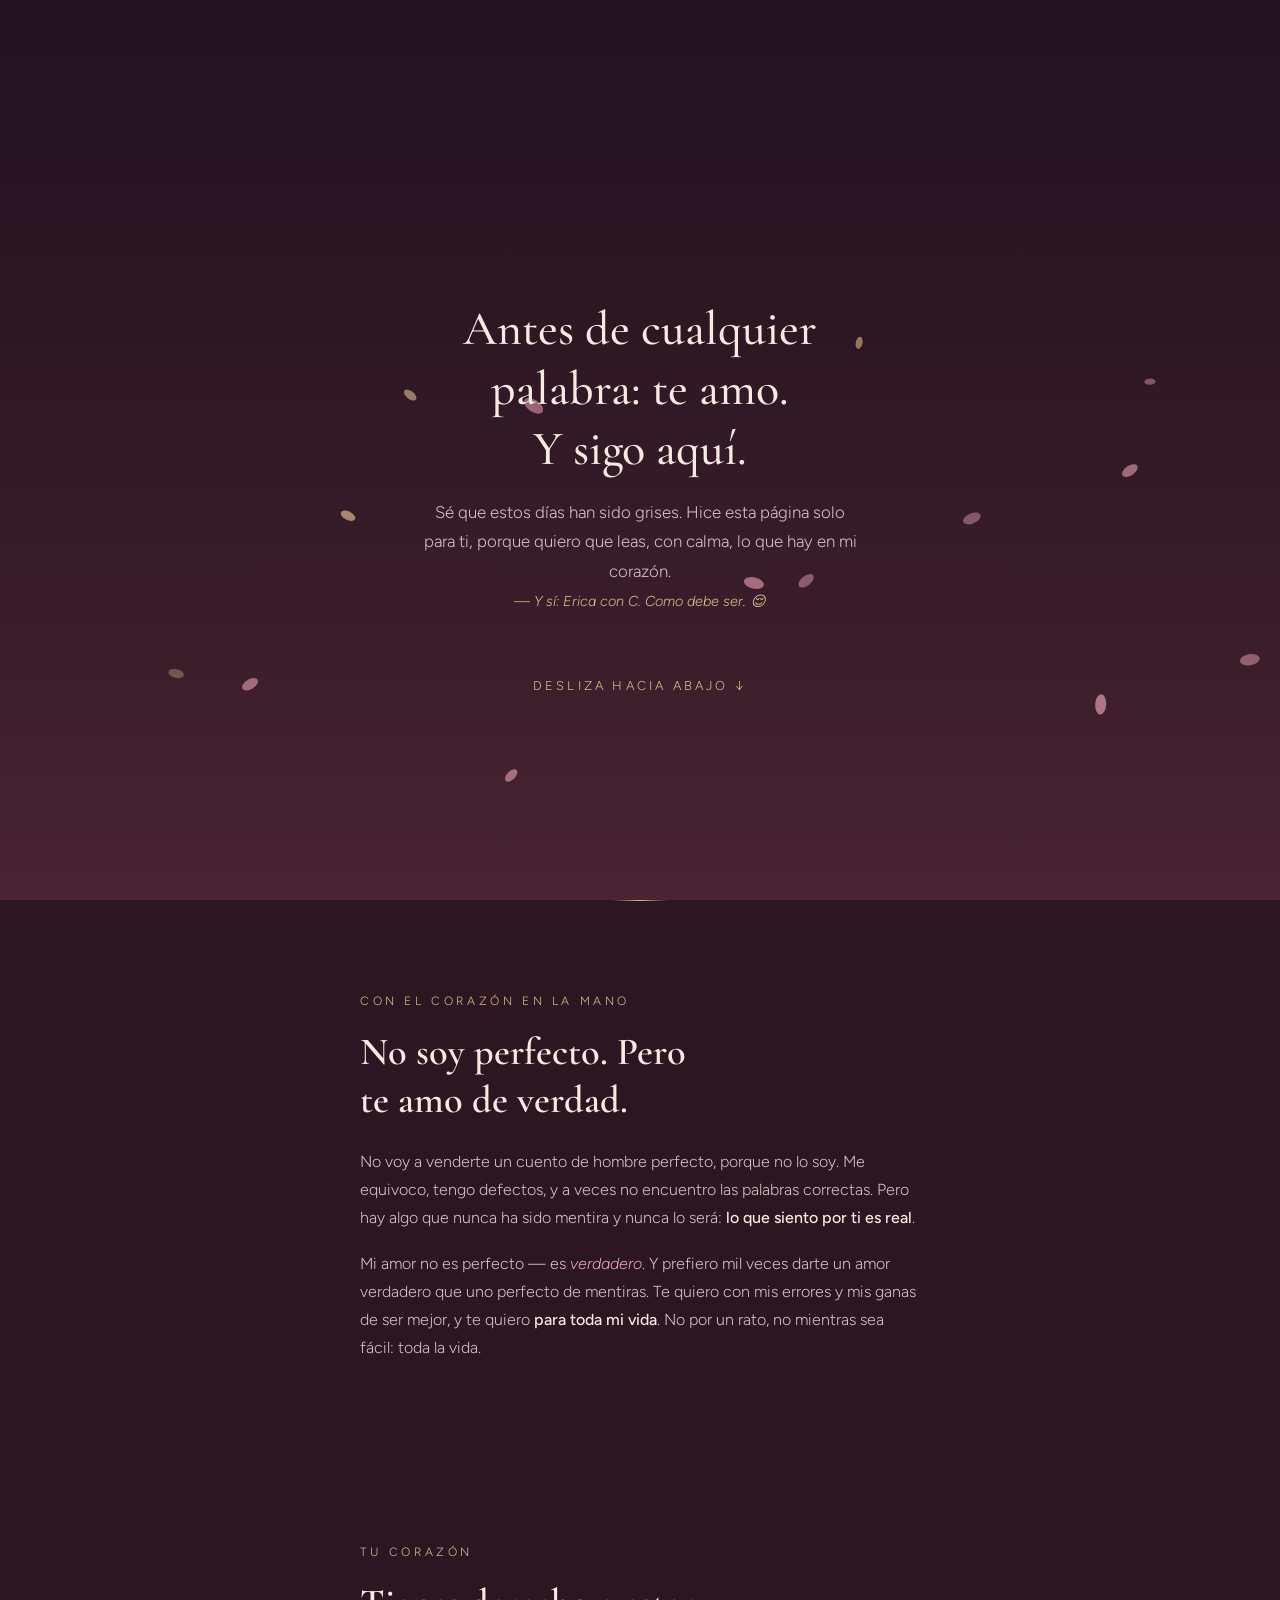
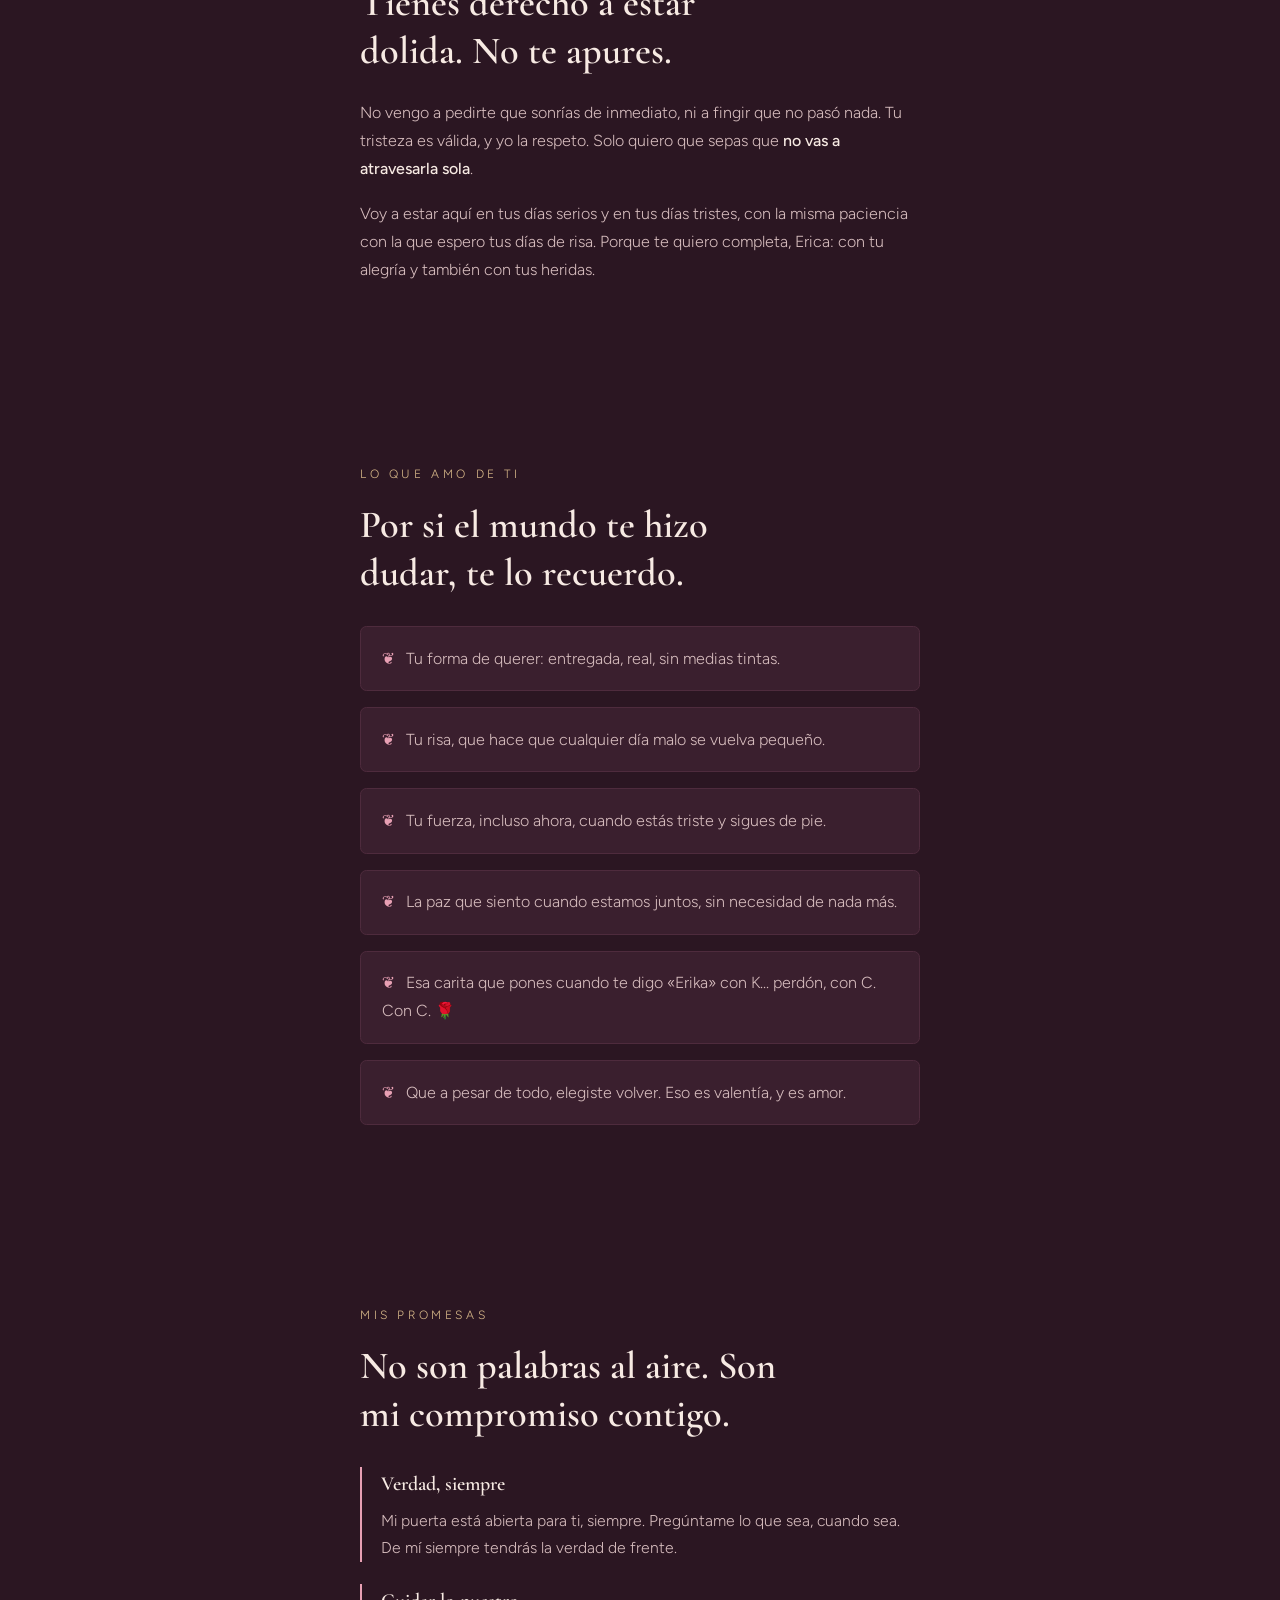
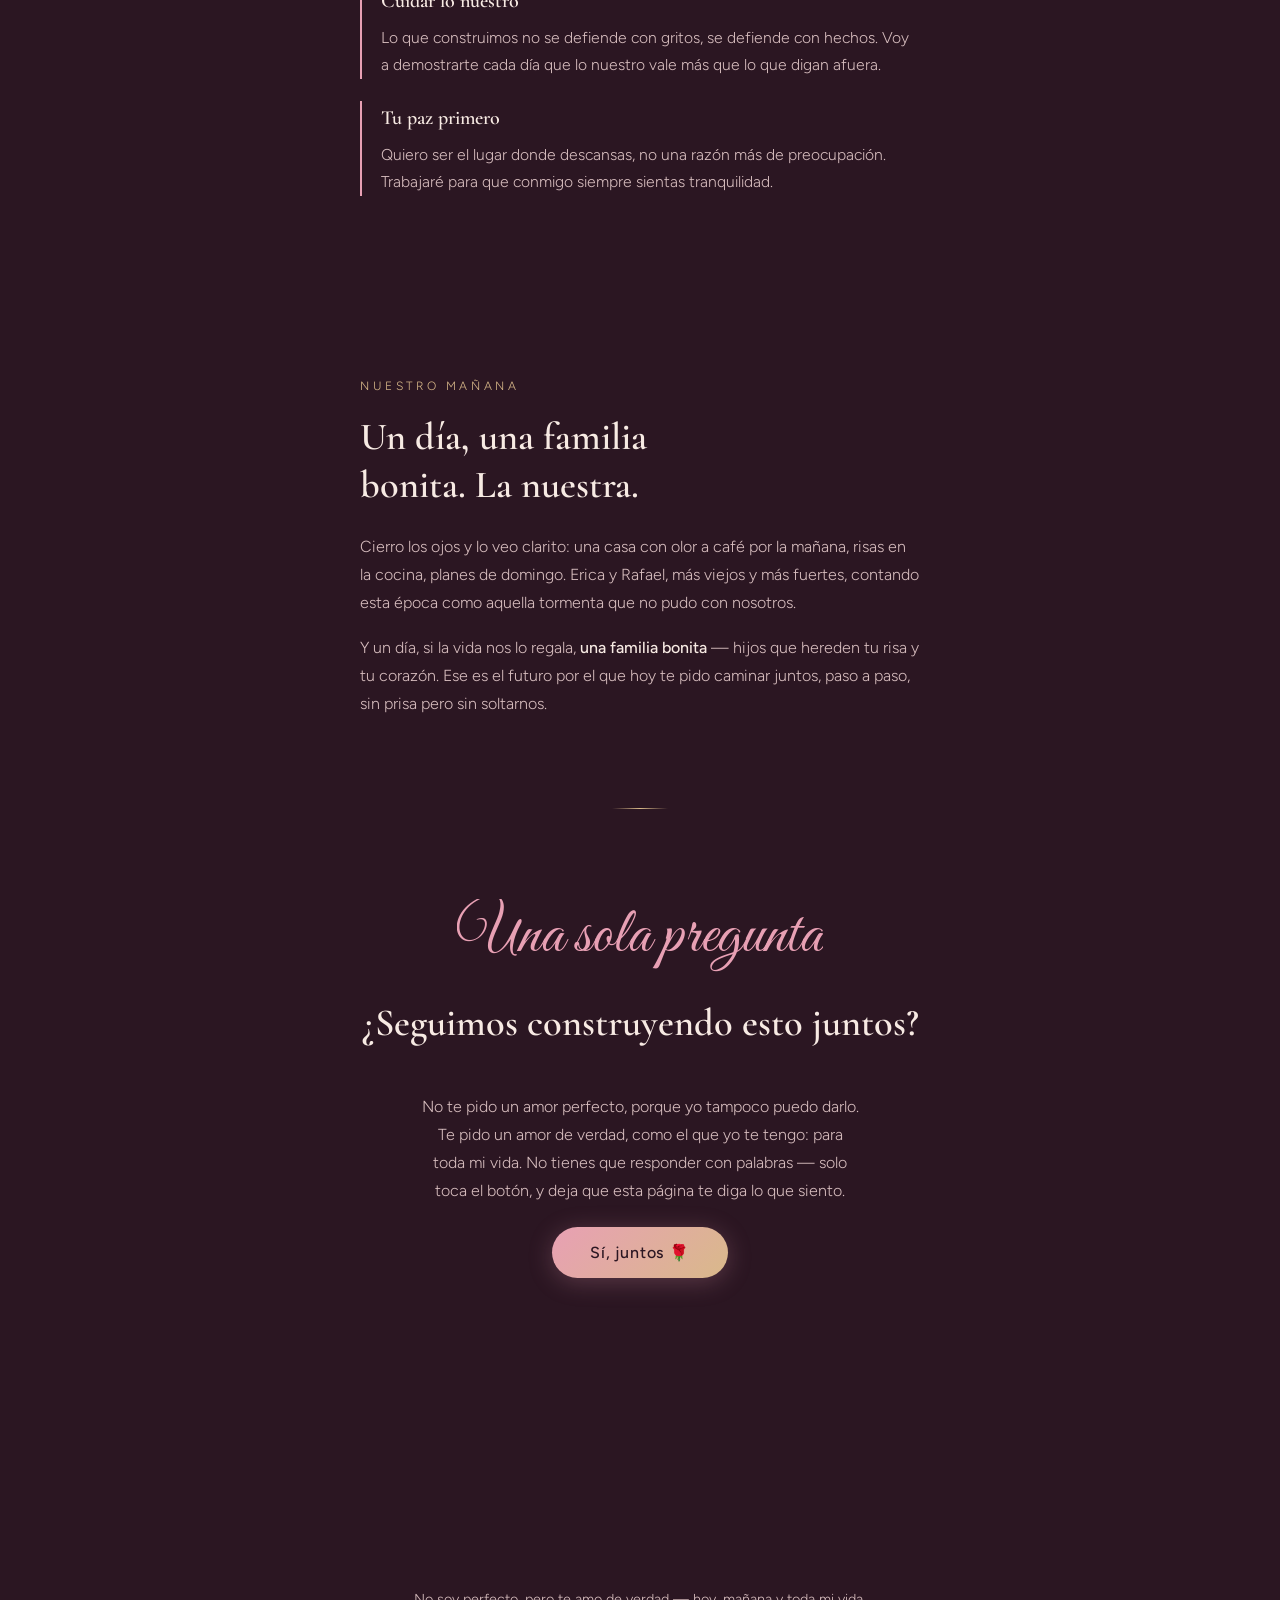
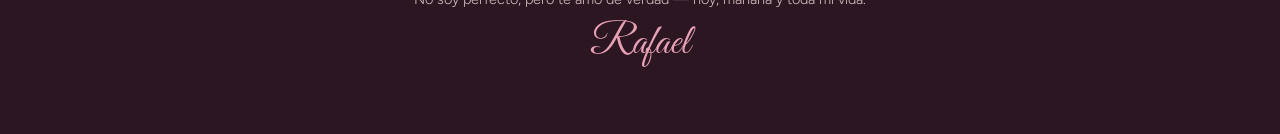
<file: Erica/index.html>
<!DOCTYPE html>
<html lang="es">
<head>
<meta charset="UTF-8">
<meta name="viewport" content="width=device-width, initial-scale=1.0">
<title>Para ti, Erica</title>
<link rel="icon" href="data:image/svg+xml,<svg xmlns='http://www.w3.org/2000/svg' viewBox='0 0 100 100'><text y='.9em' font-size='90'>🌹</text></svg>">
<link rel="preconnect" href="https://fonts.googleapis.com">
<link rel="preconnect" href="https://fonts.gstatic.com" crossorigin>
<link rel="stylesheet" href="https://fonts.googleapis.com/css2?family=Cormorant+Garamond:ital,wght@0,500;0,600;1,500&family=Great+Vibes&family=Figtree:wght@300;400;500&display=swap">
<style>
  /* Un solo mundo visual, deliberado: un atardecer cálido después de la tormenta. */
  :root {
    --noche: #2B1622;        /* vino profundo, el cielo al fondo */
    --noche-suave: #3A1F2E;  /* superficie de tarjetas */
    --bruma: #4E2B3D;        /* bordes y separadores */
    --crema: #F7EAE3;        /* texto principal */
    --crema-tenue: #D9BFC0;  /* texto secundario */
    --rosa: #E8A0B4;         /* acento: pétalos, títulos */
    --oro: #D9B98A;          /* acento secundario: detalles, líneas */
    --paso: clamp(4rem, 10vh, 7rem);
  }
  * { margin: 0; padding: 0; box-sizing: border-box; }
  html { scroll-behavior: smooth; }
  body {
    background: var(--noche);
    background-image: linear-gradient(180deg, #241220 0%, #2B1622 30%, #3A1D2A 70%, #4A2433 100%);
    background-attachment: fixed;
    color: var(--crema);
    font-family: "Figtree", "Segoe UI", system-ui, sans-serif;
    font-weight: 300;
    line-height: 1.75;
    overflow-x: hidden;
  }
  #petalos {
    position: fixed; inset: 0;
    pointer-events: none;
    z-index: 0;
  }
  main { position: relative; z-index: 1; }

  .seccion {
    max-width: 38rem;
    margin: 0 auto;
    padding: var(--paso) 1.5rem;
  }

  /* ——— Revelado al hacer scroll (con desenfoque suave) ——— */
  .revelar {
    opacity: 0;
    transform: translateY(1.5rem);
    filter: blur(6px);
    transition: opacity 1.1s ease, transform 1.1s ease, filter 1.1s ease;
  }
  .revelar.visible { opacity: 1; transform: none; filter: none; }

  /* Hijos escalonados: cada elemento entra un poco después que el anterior */
  .escalonado > * {
    opacity: 0;
    transform: translateY(1rem);
    transition: opacity .9s ease, transform .9s ease;
  }
  .revelar.visible .escalonado > *:nth-child(1) { transition-delay: .15s; }
  .revelar.visible .escalonado > *:nth-child(2) { transition-delay: .35s; }
  .revelar.visible .escalonado > *:nth-child(3) { transition-delay: .55s; }
  .revelar.visible .escalonado > *:nth-child(4) { transition-delay: .75s; }
  .revelar.visible .escalonado > *:nth-child(5) { transition-delay: .95s; }
  .revelar.visible .escalonado > *:nth-child(6) { transition-delay: 1.15s; }
  .revelar.visible .escalonado > * { opacity: 1; transform: none; }

  @media (prefers-reduced-motion: reduce) {
    .revelar, .escalonado > * { opacity: 1; transform: none; filter: none; transition: none; }
    html { scroll-behavior: auto; }
  }

  /* ——— Portada con secuencia de entrada ——— */
  .portada {
    min-height: 100svh;
    display: flex;
    flex-direction: column;
    justify-content: center;
    align-items: center;
    text-align: center;
    padding: 2rem 1.5rem;
    gap: 1.2rem;
  }
  @keyframes entrada {
    from { opacity: 0; transform: translateY(1.4rem); filter: blur(5px); }
    to   { opacity: 1; transform: none; filter: none; }
  }
  .portada > * {
    opacity: 0;
    animation: entrada 1.3s ease forwards;
  }
  .portada > *:nth-child(1) { animation-delay: .3s; }
  .portada > *:nth-child(2) { animation-delay: .9s; }
  .portada > *:nth-child(3) { animation-delay: 1.5s; }
  .portada > *:nth-child(4) { animation-delay: 2.3s; }
  @media (prefers-reduced-motion: reduce) {
    .portada > * { animation: none; opacity: 1; }
  }

  /* ——— Letra script con brillo que la recorre ——— */
  .script {
    font-family: "Great Vibes", cursive;
    font-size: clamp(2.6rem, 8vw, 4rem);
    line-height: 1.2;
    background: linear-gradient(110deg,
      var(--rosa) 0%, var(--rosa) 40%,
      #FBD9C9 50%,
      var(--rosa) 60%, var(--rosa) 100%);
    background-size: 250% 100%;
    -webkit-background-clip: text;
    background-clip: text;
    -webkit-text-fill-color: transparent;
    color: var(--rosa); /* respaldo por si background-clip no existe */
    animation: destello 6s ease-in-out infinite;
  }
  @keyframes destello {
    0%, 100% { background-position: 100% 0; }
    50% { background-position: 0 0; }
  }
  @media (prefers-reduced-motion: reduce) { .script { animation: none; } }

  .portada h1 {
    font-family: "Cormorant Garamond", Georgia, serif;
    font-weight: 500;
    font-size: clamp(1.9rem, 5.5vw, 3rem);
    line-height: 1.25;
    text-wrap: balance;
    max-width: 22ch;
  }
  .portada p {
    color: var(--crema-tenue);
    max-width: 40ch;
    font-size: 1.05rem;
  }
  .nota-c {
    font-size: .9rem;
    color: var(--oro);
    font-style: italic;
  }
  .indicador {
    margin-top: 2.5rem;
    color: var(--oro);
    font-size: .8rem;
    letter-spacing: .25em;
    text-transform: uppercase;
    animation: entrada 1.3s ease 2.3s forwards, latir 2.4s ease-in-out 3.6s infinite;
  }
  @keyframes latir {
    0%, 100% { opacity: .5; transform: translateY(0); }
    50% { opacity: 1; transform: translateY(6px); }
  }
  @media (prefers-reduced-motion: reduce) { .indicador { animation: none; opacity: 1; } }

  /* ——— Tipografía de secciones ——— */
  .etiqueta {
    font-size: .75rem;
    letter-spacing: .3em;
    text-transform: uppercase;
    color: var(--oro);
    margin-bottom: 1rem;
  }
  h2 {
    font-family: "Cormorant Garamond", Georgia, serif;
    font-weight: 600;
    font-size: clamp(1.7rem, 4.5vw, 2.4rem);
    line-height: 1.25;
    text-wrap: balance;
    margin-bottom: 1.5rem;
  }
  .seccion p + p { margin-top: 1.1rem; }
  .seccion p { color: var(--crema-tenue); }
  .seccion p strong { color: var(--crema); font-weight: 500; }
  em { font-style: italic; color: var(--rosa); }

  .linea {
    width: 3.5rem;
    height: 1px;
    background: linear-gradient(90deg, transparent, var(--oro), transparent);
    border: none;
    margin: 0 auto;
  }

  /* ——— Lo que amo de ti ——— */
  .lista-amor {
    list-style: none;
    display: flex;
    flex-direction: column;
    gap: 1rem;
    margin-top: 1.8rem;
  }
  .lista-amor li {
    background: var(--noche-suave);
    border: 1px solid var(--bruma);
    border-radius: .4rem;
    padding: 1.1rem 1.3rem;
    color: var(--crema-tenue);
    transition: transform .3s ease, border-color .3s ease;
  }
  .lista-amor li:hover {
    transform: translateX(6px);
    border-color: var(--rosa);
  }
  .lista-amor li::before {
    content: "❦";
    color: var(--rosa);
    margin-right: .7rem;
  }

  /* ——— Promesas ——— */
  .promesas {
    display: flex;
    flex-direction: column;
    gap: 1.4rem;
    margin-top: 1.8rem;
  }
  .promesa {
    border-left: 2px solid var(--rosa);
    padding-left: 1.2rem;
    transition: border-color .3s ease;
  }
  .promesa:hover { border-color: var(--oro); }
  .promesa h3 {
    font-family: "Cormorant Garamond", Georgia, serif;
    font-weight: 600;
    font-size: 1.25rem;
    color: var(--crema);
    margin-bottom: .3rem;
  }
  .promesa p { color: var(--crema-tenue); font-size: .98rem; }

  /* ——— Final ——— */
  .final {
    text-align: center;
    min-height: 70svh;
    display: flex;
    flex-direction: column;
    justify-content: center;
    align-items: center;
    gap: 1.4rem;
    padding-bottom: 8rem;
  }
  .final p { color: var(--crema-tenue); max-width: 44ch; }
  #boton-si {
    font-family: "Figtree", sans-serif;
    font-size: 1rem;
    font-weight: 500;
    letter-spacing: .05em;
    color: var(--noche);
    background: linear-gradient(135deg, var(--rosa), var(--oro));
    border: none;
    border-radius: 999px;
    padding: 1rem 2.4rem;
    cursor: pointer;
    transition: transform .25s ease, box-shadow .25s ease;
    box-shadow: 0 4px 24px rgba(232, 160, 180, .25);
    animation: resplandor 3s ease-in-out infinite;
  }
  @keyframes resplandor {
    0%, 100% { box-shadow: 0 4px 24px rgba(232, 160, 180, .25); }
    50% { box-shadow: 0 4px 38px rgba(232, 160, 180, .5); }
  }
  #boton-si:hover, #boton-si:focus-visible {
    transform: translateY(-2px) scale(1.03);
  }
  #boton-si:focus-visible { outline: 2px solid var(--crema); outline-offset: 3px; }
  @media (prefers-reduced-motion: reduce) { #boton-si { animation: none; } }

  #respuesta {
    opacity: 0;
    transform: translateY(1rem);
    transition: opacity 1.5s ease, transform 1.5s ease;
    max-width: 44ch;
  }
  #respuesta.mostrar { opacity: 1; transform: none; }
  #respuesta .script { font-size: clamp(2.2rem, 7vw, 3.2rem); }
  #respuesta p { margin-top: .8rem; }

  .firma {
    text-align: center;
    padding: 0 1.5rem 4rem;
    color: var(--crema-tenue);
    font-size: .9rem;
  }
  .firma .script { font-size: 2.6rem; display: block; margin-top: .5rem; }
</style>
</head>
<body>

<canvas id="petalos" aria-hidden="true"></canvas>

<main>
  <header class="portada">
    <div class="script">Para ti, Erica</div>
    <h1>Antes de cualquier palabra: te amo. Y sigo aquí.</h1>
    <p>Sé que estos días han sido grises. Hice esta página solo para ti, porque quiero que leas, con calma, lo que hay en mi corazón.<br><span class="nota-c">— Y sí: Erica con C. Como debe ser. 😌</span></p>
    <div class="indicador">Desliza hacia abajo ↓</div>
  </header>

  <hr class="linea">

  <section class="seccion revelar">
    <div class="etiqueta">Con el corazón en la mano</div>
    <h2>No soy perfecto. Pero te amo de verdad.</h2>
    <p>No voy a venderte un cuento de hombre perfecto, porque no lo soy. Me equivoco, tengo defectos, y a veces no encuentro las palabras correctas. Pero hay algo que nunca ha sido mentira y nunca lo será: <strong>lo que siento por ti es real</strong>.</p>
    <p>Mi amor no es perfecto — es <em>verdadero</em>. Y prefiero mil veces darte un amor verdadero que uno perfecto de mentiras. Te quiero con mis errores y mis ganas de ser mejor, y te quiero <strong>para toda mi vida</strong>. No por un rato, no mientras sea fácil: toda la vida.</p>
  </section>

  <section class="seccion revelar">
    <div class="etiqueta">Tu corazón</div>
    <h2>Tienes derecho a estar dolida. No te apures.</h2>
    <p>No vengo a pedirte que sonrías de inmediato, ni a fingir que no pasó nada. Tu tristeza es válida, y yo la respeto. Solo quiero que sepas que <strong>no vas a atravesarla sola</strong>.</p>
    <p>Voy a estar aquí en tus días serios y en tus días tristes, con la misma paciencia con la que espero tus días de risa. Porque te quiero completa, Erica: con tu alegría y también con tus heridas.</p>
  </section>

  <section class="seccion revelar">
    <div class="etiqueta">Lo que amo de ti</div>
    <h2>Por si el mundo te hizo dudar, te lo recuerdo.</h2>
    <ul class="lista-amor escalonado">
      <li>Tu forma de querer: entregada, real, sin medias tintas.</li>
      <li>Tu risa, que hace que cualquier día malo se vuelva pequeño.</li>
      <li>Tu fuerza, incluso ahora, cuando estás triste y sigues de pie.</li>
      <li>La paz que siento cuando estamos juntos, sin necesidad de nada más.</li>
      <li>Esa carita que pones cuando te digo &laquo;Erika&raquo; con K... perdón, con C. Con C. 🌹</li>
      <li>Que a pesar de todo, elegiste volver. Eso es valentía, y es amor.</li>
    </ul>
  </section>

  <section class="seccion revelar">
    <div class="etiqueta">Mis promesas</div>
    <h2>No son palabras al aire. Son mi compromiso contigo.</h2>
    <div class="promesas escalonado">
      <div class="promesa">
        <h3>Verdad, siempre</h3>
        <p>Mi puerta está abierta para ti, siempre. Pregúntame lo que sea, cuando sea. De mí siempre tendrás la verdad de frente.</p>
      </div>
      <div class="promesa">
        <h3>Cuidar lo nuestro</h3>
        <p>Lo que construimos no se defiende con gritos, se defiende con hechos. Voy a demostrarte cada día que lo nuestro vale más que lo que digan afuera.</p>
      </div>
      <div class="promesa">
        <h3>Tu paz primero</h3>
        <p>Quiero ser el lugar donde descansas, no una razón más de preocupación. Trabajaré para que conmigo siempre sientas tranquilidad.</p>
      </div>
    </div>
  </section>

  <section class="seccion revelar">
    <div class="etiqueta">Nuestro mañana</div>
    <h2>Un día, una familia bonita. La nuestra.</h2>
    <p>Cierro los ojos y lo veo clarito: una casa con olor a café por la mañana, risas en la cocina, planes de domingo. Erica y Rafael, más viejos y más fuertes, contando esta época como aquella tormenta que no pudo con nosotros.</p>
    <p>Y un día, si la vida nos lo regala, <strong>una familia bonita</strong> — hijos que hereden tu risa y tu corazón. Ese es el futuro por el que hoy te pido caminar juntos, paso a paso, sin prisa pero sin soltarnos.</p>
  </section>

  <hr class="linea">

  <section class="seccion final revelar">
    <div class="script">Una sola pregunta</div>
    <h2>¿Seguimos construyendo esto juntos?</h2>
    <p>No te pido un amor perfecto, porque yo tampoco puedo darlo. Te pido un amor de verdad, como el que yo te tengo: para toda mi vida. No tienes que responder con palabras — solo toca el botón, y deja que esta página te diga lo que siento.</p>
    <button id="boton-si" type="button">Sí, juntos 🌹</button>
    <div id="respuesta" aria-live="polite">
      <div class="script">Gracias por elegirnos</div>
      <p>Cada pétalo que ves caer es un &laquo;te amo&raquo; que no me alcanza la voz para decirte. Hoy empieza el siguiente capítulo de Erica y Rafael.</p>
    </div>
  </section>
</main>

<footer class="firma">
  No soy perfecto, pero te amo de verdad — hoy, mañana y toda mi vida.
  <span class="script">Rafael</span>
</footer>

<script>
  // Revelado suave al hacer scroll
  const observador = new IntersectionObserver((entradas) => {
    for (const e of entradas) {
      if (e.isIntersecting) { e.target.classList.add("visible"); observador.unobserve(e.target); }
    }
  }, { threshold: 0.15 });
  document.querySelectorAll(".revelar").forEach(el => observador.observe(el));

  // Pétalos de rosa cayendo (ligero, respeta reduced-motion)
  const lienzo = document.getElementById("petalos");
  const ctx = lienzo.getContext("2d");
  const reduceMotion = window.matchMedia("(prefers-reduced-motion: reduce)").matches;
  let petalos = [];
  const intensidad = reduceMotion ? 0 : 14;

  function ajustar() {
    lienzo.width = window.innerWidth * devicePixelRatio;
    lienzo.height = window.innerHeight * devicePixelRatio;
    ctx.setTransform(devicePixelRatio, 0, 0, devicePixelRatio, 0, 0);
  }
  window.addEventListener("resize", ajustar);
  ajustar();

  function nuevoPetalo(desdeArriba) {
    return {
      x: Math.random() * window.innerWidth,
      y: desdeArriba ? -20 : Math.random() * window.innerHeight,
      tam: 5 + Math.random() * 7,
      velY: 0.4 + Math.random() * 0.8,
      velX: -0.3 + Math.random() * 0.6,
      giro: Math.random() * Math.PI * 2,
      velGiro: -0.01 + Math.random() * 0.02,
      tono: Math.random() < 0.7 ? "232, 160, 180" : "217, 185, 138",
      alfa: 0.35 + Math.random() * 0.4
    };
  }
  for (let i = 0; i < intensidad; i++) petalos.push(nuevoPetalo(false));

  function dibujarPetalo(p) {
    ctx.save();
    ctx.translate(p.x, p.y);
    ctx.rotate(p.giro);
    ctx.fillStyle = "rgba(" + p.tono + "," + p.alfa + ")";
    ctx.beginPath();
    ctx.ellipse(0, 0, p.tam, p.tam * 0.55, 0, 0, Math.PI * 2);
    ctx.fill();
    ctx.restore();
  }

  function animar() {
    ctx.clearRect(0, 0, window.innerWidth, window.innerHeight);
    for (const p of petalos) {
      p.y += p.velY;
      p.x += p.velX + Math.sin(p.y / 60) * 0.3;
      p.giro += p.velGiro;
      if (p.y > window.innerHeight + 30) Object.assign(p, nuevoPetalo(true));
      dibujarPetalo(p);
    }
    if (!reduceMotion) requestAnimationFrame(animar);
  }
  if (!reduceMotion) animar();

  // Botón final: lluvia de pétalos + mensaje
  document.getElementById("boton-si").addEventListener("click", function () {
    document.getElementById("respuesta").classList.add("mostrar");
    this.disabled = true;
    this.style.opacity = "0.6";
    this.textContent = "Juntos, siempre 💛";
    if (!reduceMotion) {
      for (let i = 0; i < 60; i++) {
        const p = nuevoPetalo(true);
        p.y = -Math.random() * window.innerHeight * 0.8;
        p.velY += 0.6;
        petalos.push(p);
      }
      // Volver a la calma después de la lluvia
      setTimeout(() => { petalos = petalos.slice(0, 20); }, 15000);
    }
  });
</script>
</body>
</html>
</file>
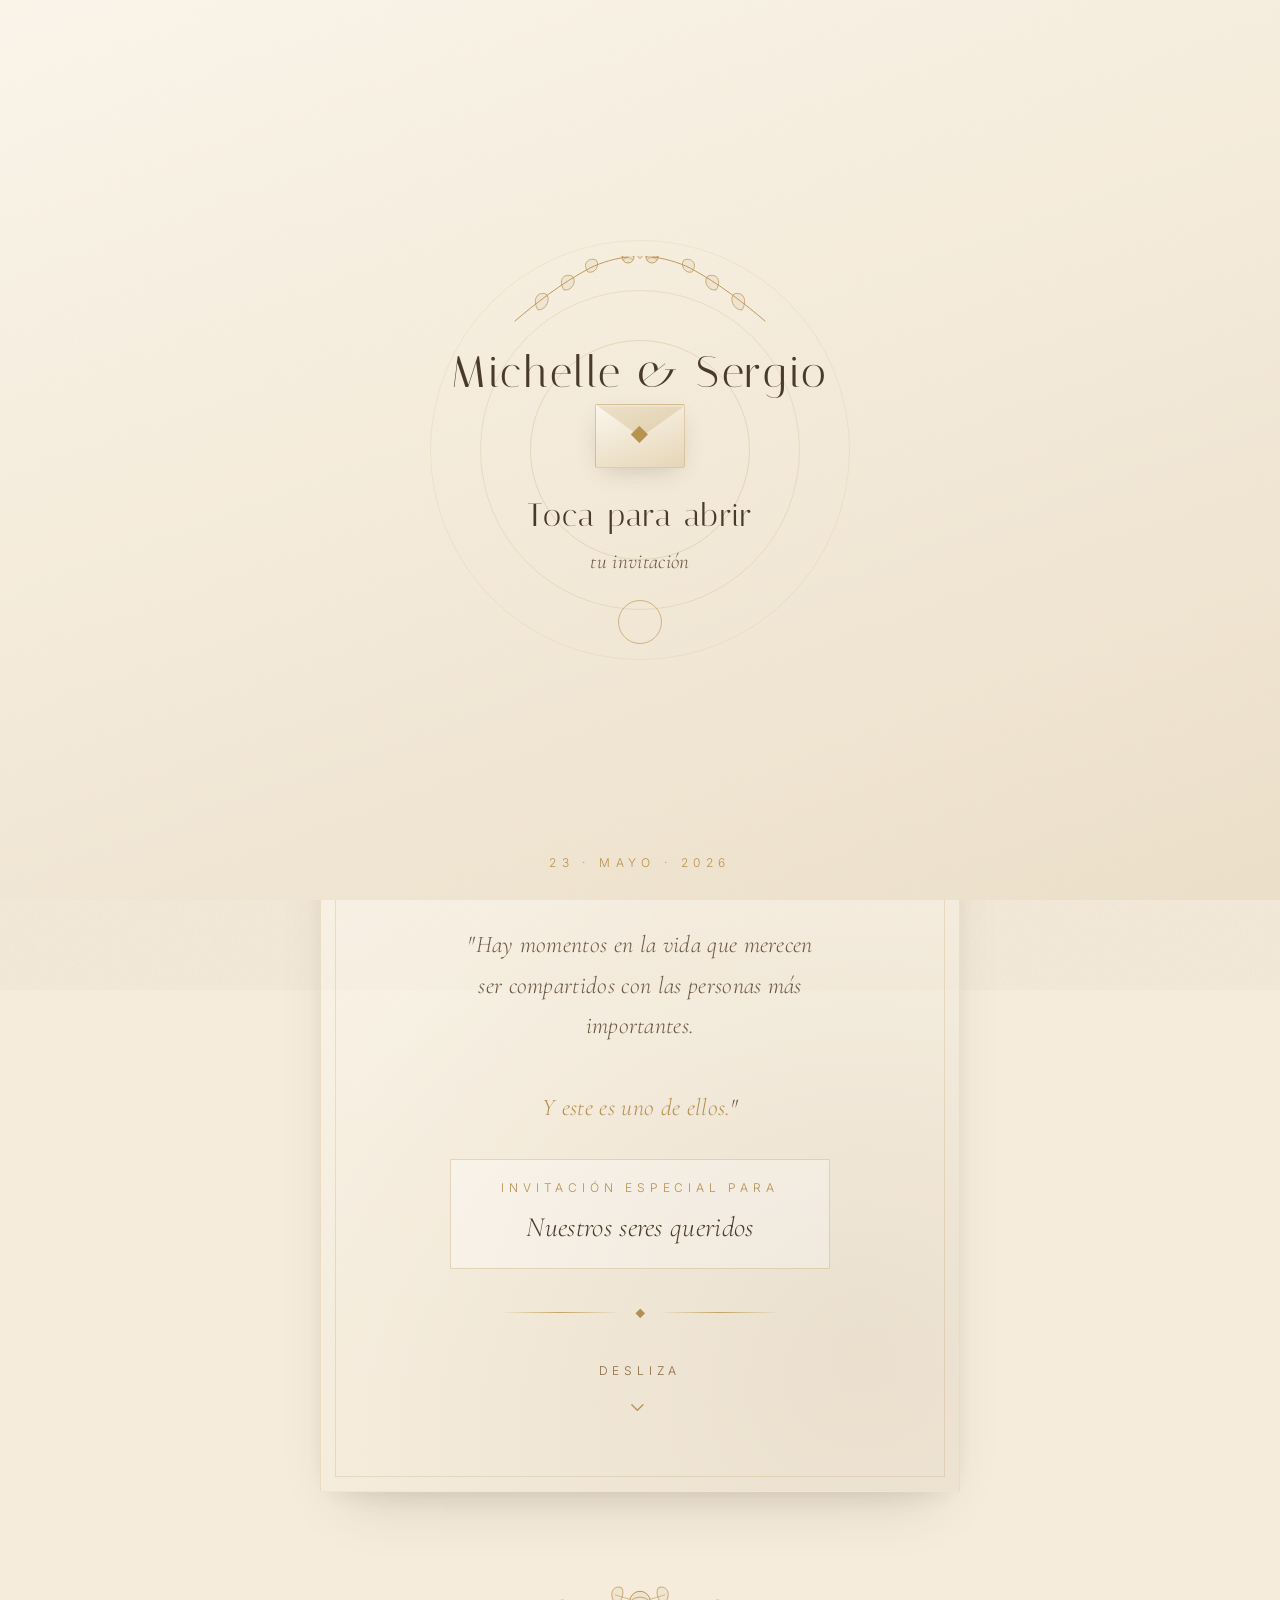
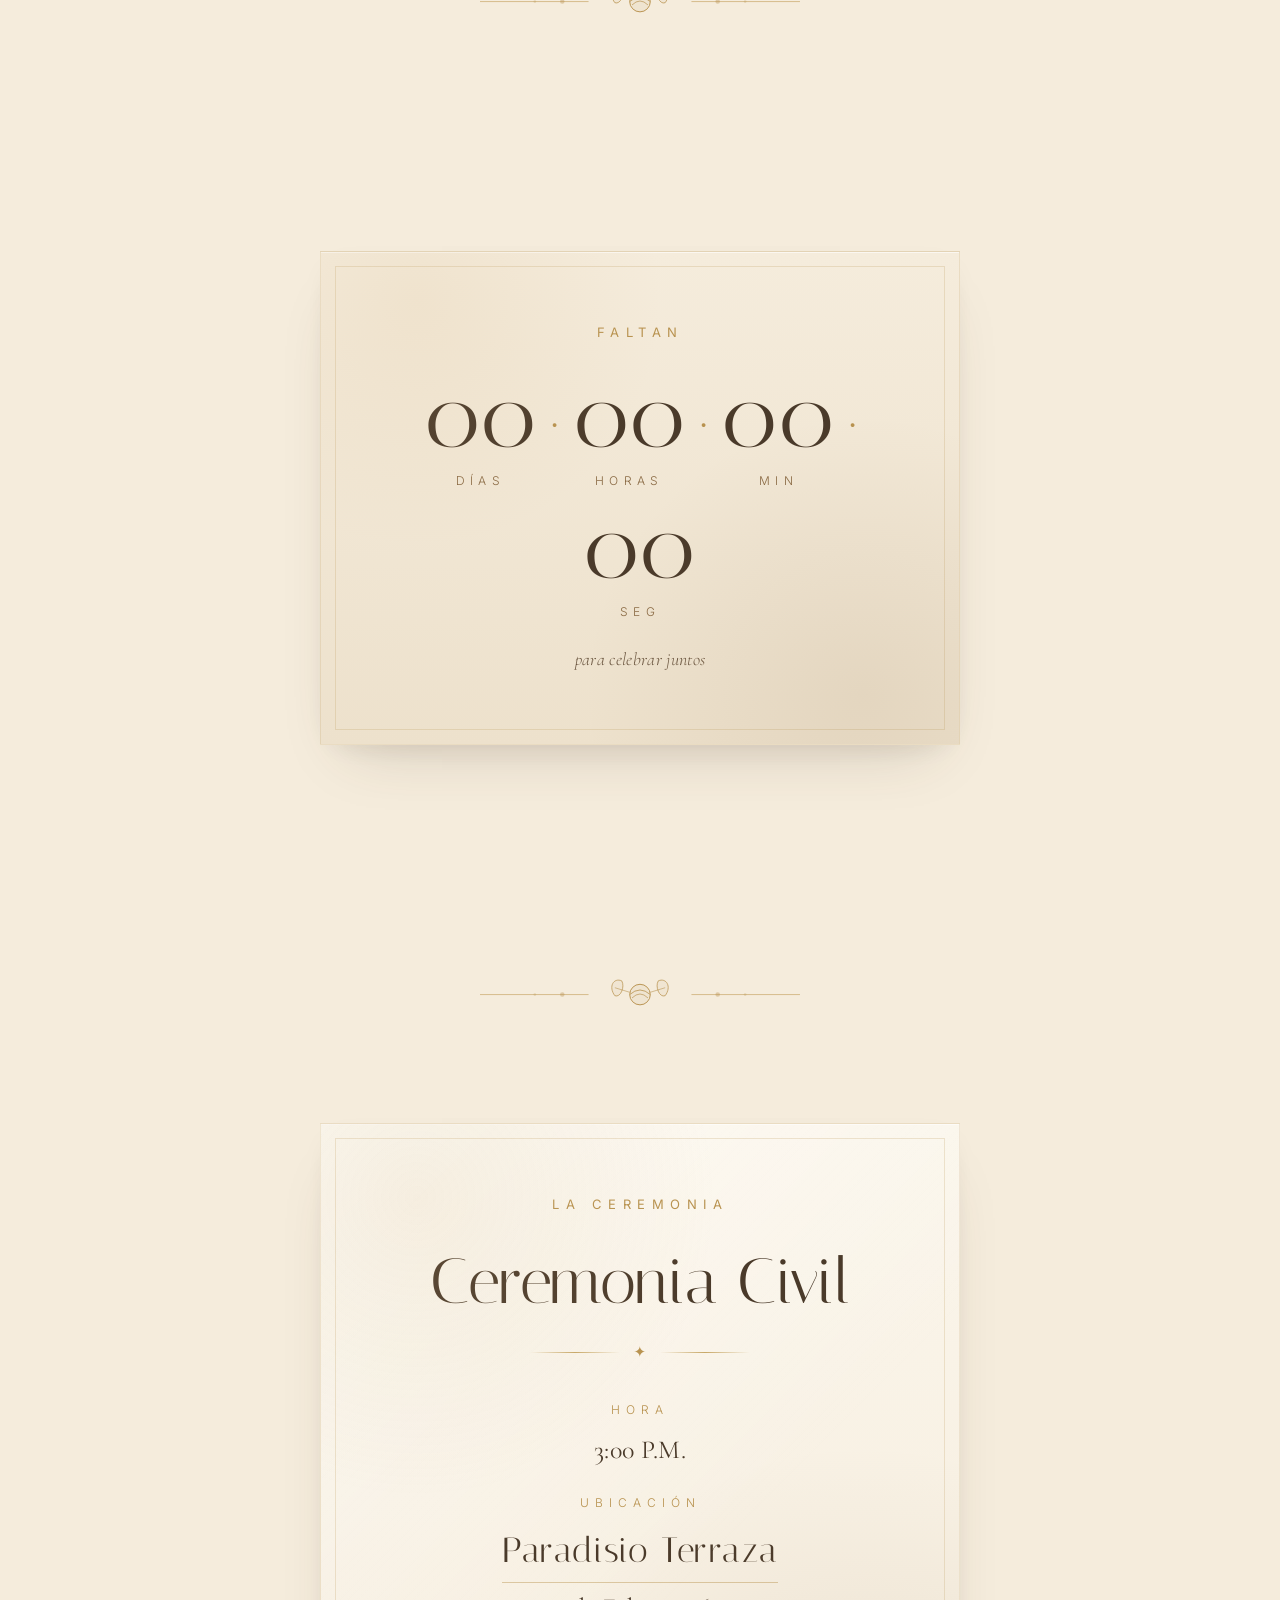
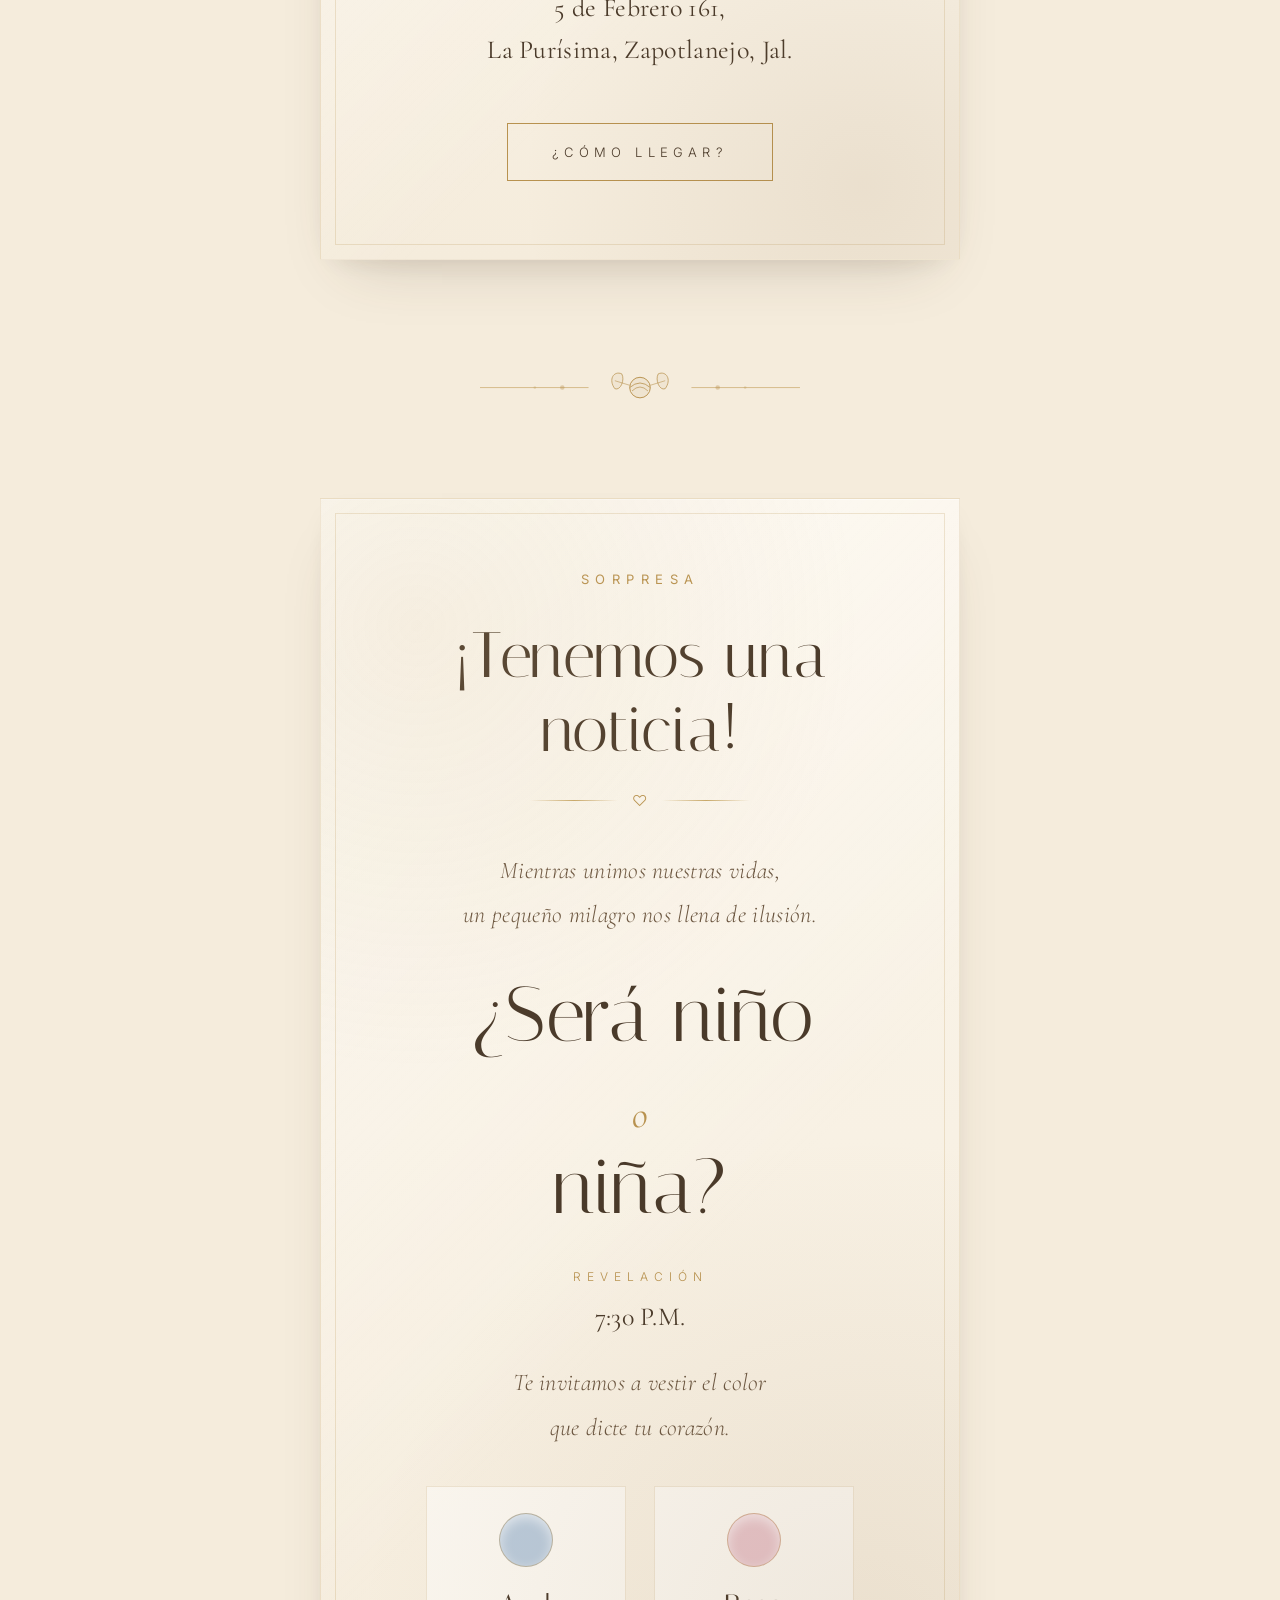
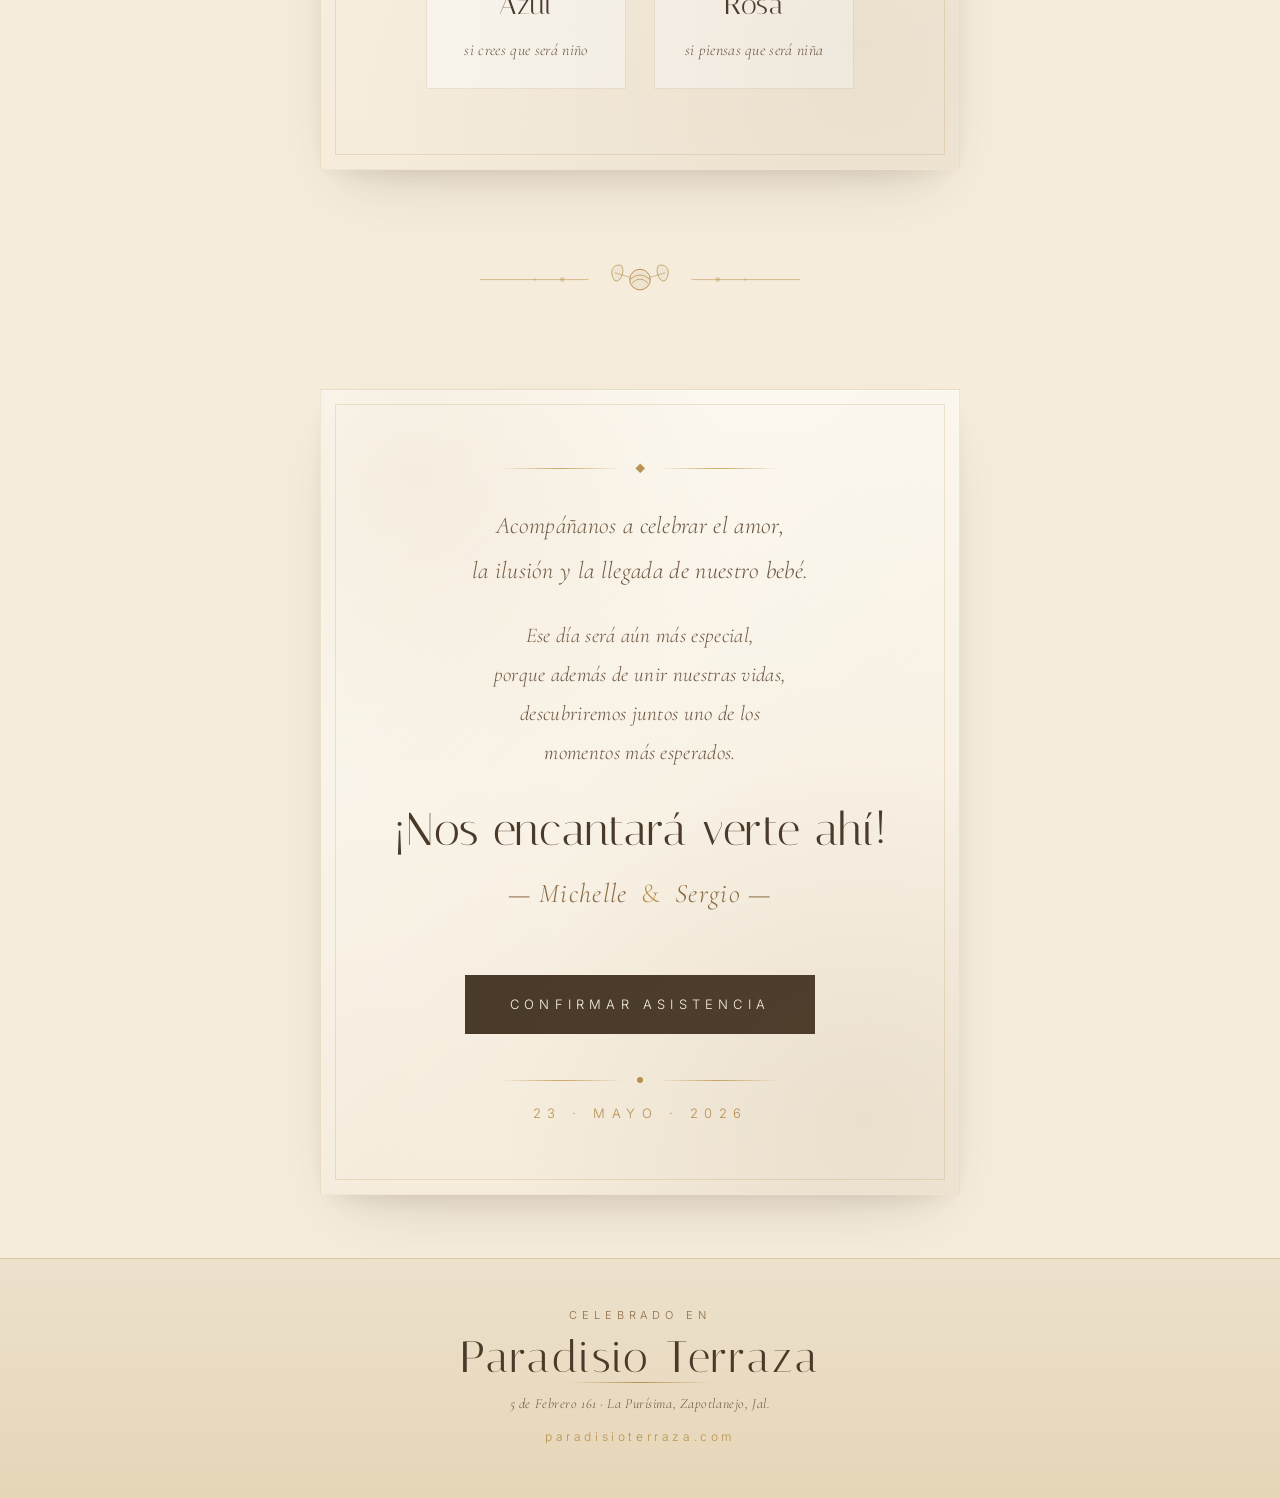
<file: invitacion/boda-sergio-michelle/index.html>
<!DOCTYPE html>
<html lang="es-MX">
<head>
<meta charset="UTF-8" />
<meta name="viewport" content="width=device-width, initial-scale=1.0" />
<meta name="theme-color" content="#f5ecdc" />
<title>Michelle & Sergio · Nuestra Boda · 23 de Mayo, 2026</title>
<meta name="description" content="Invitación a la boda civil y revelación de sexo de Michelle y Sergio. 23 de Mayo de 2026, Paradisio Terraza." />

<link rel="preconnect" href="https://fonts.googleapis.com">
<link rel="preconnect" href="https://fonts.gstatic.com" crossorigin>
<link href="https://fonts.googleapis.com/css2?family=Cormorant+Garamond:ital,wght@0,300;0,400;0,500;0,600;1,300;1,400&family=Italiana&family=Inter:wght@200;300;400;500&display=swap" rel="stylesheet">

<link rel="stylesheet" href="style.css?v=2" />
<!-- Google tag (gtag.js) -->
<script async src="https://www.googletagmanager.com/gtag/js?id=G-008F4WVKGS"></script>
<script>
  window.dataLayer = window.dataLayer || [];
  function gtag(){dataLayer.push(arguments);}
  gtag('js', new Date());

  gtag('config', 'G-008F4WVKGS');
</script>
</head>
<body>

<!-- Botón de música -->
<button class="music-toggle" id="musicToggle" aria-label="Reproducir música">
  <span class="music-icon" id="musicIcon">♪</span>
</button>
<audio id="bgMusic" loop preload="auto">
  <source src="assets/Ed Sheeran - Thinking out Loud (SPOTISAVER).mp3" type="audio/mpeg">
</audio>

<!-- Grain overlay -->
<div class="grain" aria-hidden="true"></div>

<!-- ===================== SPLASH ===================== -->
<div class="splash" id="splash" role="button" tabindex="0" aria-label="Toca para abrir la invitación">

  <div class="splash-grain" aria-hidden="true"></div>

  <!-- Anillos decorativos de fondo -->
  <div class="splash-ring splash-ring--1" aria-hidden="true"></div>
  <div class="splash-ring splash-ring--2" aria-hidden="true"></div>
  <div class="splash-ring splash-ring--3" aria-hidden="true"></div>

  <div class="splash-content">

    <!-- Floral SVG superior -->
    <svg class="splash-floral" viewBox="0 0 260 70" fill="none" xmlns="http://www.w3.org/2000/svg" aria-hidden="true">
      <path d="M5,65 C25,48 50,28 80,12 C92,6 107,2 118,1" stroke="#b8924f" stroke-width="0.9" stroke-linecap="round"/>
      <path d="M28,54 C22,44 27,35 36,38 C41,42 37,54 28,54Z" stroke="#b8924f" stroke-width="0.7" fill="rgba(184,146,79,0.08)"/>
      <path d="M54,34 C48,25 53,17 62,20 C67,24 63,35 54,34Z" stroke="#b8924f" stroke-width="0.7" fill="rgba(184,146,79,0.08)"/>
      <path d="M78,16 C72,8 78,1 86,4 C90,8 86,18 78,16Z" stroke="#b8924f" stroke-width="0.7" fill="rgba(184,146,79,0.08)"/>
      <circle cx="118" cy="1" r="6" stroke="#b8924f" stroke-width="0.8" fill="rgba(184,146,79,0.12)"/>
      <path d="M112,1 Q118,-5 124,1" stroke="#b8924f" stroke-width="0.65" fill="none"/>
      <path d="M113,4 Q118,-1 123,4" stroke="#b8924f" stroke-width="0.55" fill="none"/>
      <!-- center -->
      <path d="M135,1 L141,1" stroke="#b8924f" stroke-width="0.55"/>
      <path d="M130,0 L130,0" stroke="none"/>
      <rect x="128" y="-2" width="4" height="4" rx="0.5" transform="rotate(45 130 0)" stroke="#b8924f" stroke-width="0.6" fill="rgba(184,146,79,0.22)"/>
      <path d="M143,1 L149,1" stroke="#b8924f" stroke-width="0.55"/>
      <!-- right mirror -->
      <path d="M255,65 C235,48 210,28 180,12 C168,6 153,2 142,1" stroke="#b8924f" stroke-width="0.9" stroke-linecap="round"/>
      <path d="M232,54 C238,44 233,35 224,38 C219,42 223,54 232,54Z" stroke="#b8924f" stroke-width="0.7" fill="rgba(184,146,79,0.08)"/>
      <path d="M206,34 C212,25 207,17 198,20 C193,24 197,35 206,34Z" stroke="#b8924f" stroke-width="0.7" fill="rgba(184,146,79,0.08)"/>
      <path d="M182,16 C188,8 182,1 174,4 C170,8 174,18 182,16Z" stroke="#b8924f" stroke-width="0.7" fill="rgba(184,146,79,0.08)"/>
      <circle cx="142" cy="1" r="6" stroke="#b8924f" stroke-width="0.8" fill="rgba(184,146,79,0.12)"/>
      <path d="M136,1 Q142,-5 148,1" stroke="#b8924f" stroke-width="0.65" fill="none"/>
      <path d="M137,4 Q142,-1 147,4" stroke="#b8924f" stroke-width="0.55" fill="none"/>
    </svg>

    <p class="splash-pre">Michelle &amp; Sergio</p>

    <!-- Sobre animado -->
    <div class="splash-envelope" aria-hidden="true">
      <div class="envelope-body">
        <div class="envelope-flap"></div>
        <div class="envelope-seal">◆</div>
      </div>
    </div>

    <p class="splash-cta">
      <span class="splash-cta-line">Toca para abrir</span>
      <span class="splash-cta-sub">tu invitación</span>
    </p>

    <div class="splash-pulse" aria-hidden="true"></div>

  </div>

  <p class="splash-date">23 · Mayo · 2026</p>
</div>

<!-- ===================== HERO ===================== -->
<section class="sheet hero" id="hero">
  <div class="paper">
    <div class="ornament-top">
      <span class="line"></span>
      <span class="dot"></span>
      <span class="line"></span>
    </div>

    <p class="overline reveal">Nuestra Boda</p>

    <!-- Botanical wreath illustration -->
    <svg class="botanical-wreath reveal" viewBox="0 0 300 85" fill="none" xmlns="http://www.w3.org/2000/svg" aria-hidden="true">
      <!-- LEFT STEM -->
      <path d="M5,80 C25,62 52,38 85,16 C96,9 110,5 122,4" stroke="#b8924f" stroke-width="1" stroke-linecap="round"/>
      <!-- L leaf 1 -->
      <path d="M32,66 C25,56 31,46 40,49 C45,53 40,66 32,66Z" stroke="#b8924f" stroke-width="0.75" fill="rgba(184,146,79,0.07)"/>
      <!-- L leaf 2 -->
      <path d="M58,44 C51,35 57,26 66,29 C71,33 66,45 58,44Z" stroke="#b8924f" stroke-width="0.75" fill="rgba(184,146,79,0.07)"/>
      <!-- L leaf 3 -->
      <path d="M82,22 C76,14 82,6 90,9 C94,13 90,24 82,22Z" stroke="#b8924f" stroke-width="0.75" fill="rgba(184,146,79,0.07)"/>
      <!-- L rose bud -->
      <circle cx="122" cy="4" r="7" stroke="#b8924f" stroke-width="0.85" fill="rgba(184,146,79,0.1)"/>
      <path d="M115,4 Q122,-3 129,4" stroke="#b8924f" stroke-width="0.7" fill="none"/>
      <path d="M117,7 Q122,1 127,7" stroke="#b8924f" stroke-width="0.6" fill="none"/>
      <!-- CENTER DIAMOND -->
      <path d="M140,4 L147,4" stroke="#b8924f" stroke-width="0.6"/>
      <path d="M150,0 L154,4 L150,8 L146,4 Z" stroke="#b8924f" stroke-width="0.7" fill="rgba(184,146,79,0.22)"/>
      <path d="M153,4 L160,4" stroke="#b8924f" stroke-width="0.6"/>
      <circle cx="138" cy="4" r="1.5" fill="#b8924f"/>
      <circle cx="162" cy="4" r="1.5" fill="#b8924f"/>
      <!-- RIGHT STEM (mirrored) -->
      <path d="M295,80 C275,62 248,38 215,16 C204,9 190,5 178,4" stroke="#b8924f" stroke-width="1" stroke-linecap="round"/>
      <!-- R leaf 1 -->
      <path d="M268,66 C275,56 269,46 260,49 C255,53 260,66 268,66Z" stroke="#b8924f" stroke-width="0.75" fill="rgba(184,146,79,0.07)"/>
      <!-- R leaf 2 -->
      <path d="M242,44 C249,35 243,26 234,29 C229,33 234,45 242,44Z" stroke="#b8924f" stroke-width="0.75" fill="rgba(184,146,79,0.07)"/>
      <!-- R leaf 3 -->
      <path d="M218,22 C224,14 218,6 210,9 C206,13 210,24 218,22Z" stroke="#b8924f" stroke-width="0.75" fill="rgba(184,146,79,0.07)"/>
      <!-- R rose bud -->
      <circle cx="178" cy="4" r="7" stroke="#b8924f" stroke-width="0.85" fill="rgba(184,146,79,0.1)"/>
      <path d="M171,4 Q178,-3 185,4" stroke="#b8924f" stroke-width="0.7" fill="none"/>
      <path d="M173,7 Q178,1 183,7" stroke="#b8924f" stroke-width="0.6" fill="none"/>
    </svg>

    <h1 class="couple reveal">
      <span class="name">Michelle</span>
      <span class="amp">&</span>
      <span class="name">Sergio</span>
    </h1>

    <p class="subtitle reveal">Boda Civil &middot; Revelación de Sexo</p>

    <p class="love-phrase reveal">
      El amor nos unió…<br/>
      <em>y ahora una nueva vida está por comenzar.</em>
    </p>

    <div class="date-block reveal">
      <span class="date-piece">23</span>
      <div class="date-mid">
        <span>Mayo</span>
        <span>2026</span>
      </div>
      <span class="date-piece">23</span>
    </div>

    <p class="hero-quote reveal">
      "Hay momentos en la vida que merecen<br/>
      ser compartidos con las personas más importantes.<br/><br/>
      <em>Y este es uno de ellos.</em>"
    </p>

    <div class="guest-card reveal" id="guestCard">
      <span class="guest-label">Invitación especial para</span>
      <span class="guest-name" id="guestName">nuestros invitados</span>
    </div>

    <div class="ornament-bottom reveal">
      <span class="line"></span>
      <span class="diamond">◆</span>
      <span class="line"></span>
    </div>

    <div class="scroll-hint reveal">
      <span>desliza</span>
      <span class="scroll-arrow">⌄</span>
    </div>
  </div>
</section>

<!-- ── SEPARADOR ── -->
<div class="section-break">
  <svg viewBox="0 0 280 50" fill="none" xmlns="http://www.w3.org/2000/svg" aria-hidden="true">
    <path d="M0,25 L95,25" stroke="#c8a868" stroke-width="0.6"/>
    <path d="M185,25 L280,25" stroke="#c8a868" stroke-width="0.6"/>
    <circle cx="140" cy="25" r="9" stroke="#b8924f" stroke-width="0.85" fill="rgba(184,146,79,0.08)"/>
    <path d="M131,25 Q140,17 149,25" stroke="#b8924f" stroke-width="0.7" fill="none"/>
    <path d="M133,28 Q140,21 147,28" stroke="#b8924f" stroke-width="0.6" fill="none"/>
    <path d="M118,26 C112,18 117,10 124,13 C127,18 123,28 118,26Z" stroke="#b8924f" stroke-width="0.65" fill="rgba(184,146,79,0.07)"/>
    <path d="M162,26 C168,18 163,10 156,13 C153,18 157,28 162,26Z" stroke="#b8924f" stroke-width="0.65" fill="rgba(184,146,79,0.07)"/>
    <path d="M118,19 L131,23" stroke="#b8924f" stroke-width="0.5"/>
    <path d="M162,19 L149,23" stroke="#b8924f" stroke-width="0.5"/>
    <circle cx="72" cy="25" r="2" fill="rgba(184,146,79,0.4)"/>
    <circle cx="208" cy="25" r="2" fill="rgba(184,146,79,0.4)"/>
    <circle cx="48" cy="25" r="1.2" fill="rgba(184,146,79,0.28)"/>
    <circle cx="232" cy="25" r="1.2" fill="rgba(184,146,79,0.28)"/>
  </svg>
</div>

<!-- ===================== COUNTDOWN ===================== -->
<section class="sheet countdown-section">
  <div class="paper soft">
    <p class="overline reveal">Faltan</p>
    <div class="countdown reveal" id="countdown">
      <div class="cd-unit">
        <span class="cd-num" id="cdDays">00</span>
        <span class="cd-lbl">Días</span>
      </div>
      <span class="cd-sep">·</span>
      <div class="cd-unit">
        <span class="cd-num" id="cdHours">00</span>
        <span class="cd-lbl">Horas</span>
      </div>
      <span class="cd-sep">·</span>
      <div class="cd-unit">
        <span class="cd-num" id="cdMins">00</span>
        <span class="cd-lbl">Min</span>
      </div>
      <span class="cd-sep">·</span>
      <div class="cd-unit">
        <span class="cd-num" id="cdSecs">00</span>
        <span class="cd-lbl">Seg</span>
      </div>
    </div>
    <p class="muted reveal">para celebrar juntos</p>
  </div>
</section>

<!-- ── SEPARADOR ── -->
<div class="section-break">
  <svg viewBox="0 0 280 50" fill="none" xmlns="http://www.w3.org/2000/svg" aria-hidden="true">
    <path d="M0,25 L95,25" stroke="#c8a868" stroke-width="0.6"/>
    <path d="M185,25 L280,25" stroke="#c8a868" stroke-width="0.6"/>
    <circle cx="140" cy="25" r="9" stroke="#b8924f" stroke-width="0.85" fill="rgba(184,146,79,0.08)"/>
    <path d="M131,25 Q140,17 149,25" stroke="#b8924f" stroke-width="0.7" fill="none"/>
    <path d="M133,28 Q140,21 147,28" stroke="#b8924f" stroke-width="0.6" fill="none"/>
    <path d="M118,26 C112,18 117,10 124,13 C127,18 123,28 118,26Z" stroke="#b8924f" stroke-width="0.65" fill="rgba(184,146,79,0.07)"/>
    <path d="M162,26 C168,18 163,10 156,13 C153,18 157,28 162,26Z" stroke="#b8924f" stroke-width="0.65" fill="rgba(184,146,79,0.07)"/>
    <path d="M118,19 L131,23" stroke="#b8924f" stroke-width="0.5"/>
    <path d="M162,19 L149,23" stroke="#b8924f" stroke-width="0.5"/>
    <circle cx="72" cy="25" r="2" fill="rgba(184,146,79,0.4)"/>
    <circle cx="208" cy="25" r="2" fill="rgba(184,146,79,0.4)"/>
    <circle cx="48" cy="25" r="1.2" fill="rgba(184,146,79,0.28)"/>
    <circle cx="232" cy="25" r="1.2" fill="rgba(184,146,79,0.28)"/>
  </svg>
</div>

<!-- ===================== CEREMONIA ===================== -->
<section class="sheet ceremony">
  <div class="paper">
    <p class="overline reveal">La Ceremonia</p>
    <h2 class="serif-title reveal">Ceremonia Civil</h2>

    <div class="divider reveal"><span></span><i>✦</i><span></span></div>

    <div class="info-row reveal">
      <span class="info-label">Hora</span>
      <span class="info-value">3:00 P.M.</span>
    </div>

    <div class="info-row reveal">
      <span class="info-label">Ubicación</span>
      <span class="info-value">
        <span class="venue-name">Paradisio Terraza</span><br/>
        5 de Febrero 161,<br/>
        La Purísima, Zapotlanejo, Jal.
      </span>
    </div>

    <a class="btn-elegant reveal" href="https://maps.google.com/?q=Paradisio+Terraza+5+de+Febrero+161+La+Purisima+Zapotlanejo+Jalisco" target="_blank" rel="noopener">
      ¿Cómo llegar?
    </a>
  </div>
</section>

<!-- ── SEPARADOR ── -->
<div class="section-break">
  <svg viewBox="0 0 280 50" fill="none" xmlns="http://www.w3.org/2000/svg" aria-hidden="true">
    <path d="M0,25 L95,25" stroke="#c8a868" stroke-width="0.6"/>
    <path d="M185,25 L280,25" stroke="#c8a868" stroke-width="0.6"/>
    <circle cx="140" cy="25" r="9" stroke="#b8924f" stroke-width="0.85" fill="rgba(184,146,79,0.08)"/>
    <path d="M131,25 Q140,17 149,25" stroke="#b8924f" stroke-width="0.7" fill="none"/>
    <path d="M133,28 Q140,21 147,28" stroke="#b8924f" stroke-width="0.6" fill="none"/>
    <path d="M118,26 C112,18 117,10 124,13 C127,18 123,28 118,26Z" stroke="#b8924f" stroke-width="0.65" fill="rgba(184,146,79,0.07)"/>
    <path d="M162,26 C168,18 163,10 156,13 C153,18 157,28 162,26Z" stroke="#b8924f" stroke-width="0.65" fill="rgba(184,146,79,0.07)"/>
    <path d="M118,19 L131,23" stroke="#b8924f" stroke-width="0.5"/>
    <path d="M162,19 L149,23" stroke="#b8924f" stroke-width="0.5"/>
    <circle cx="72" cy="25" r="2" fill="rgba(184,146,79,0.4)"/>
    <circle cx="208" cy="25" r="2" fill="rgba(184,146,79,0.4)"/>
    <circle cx="48" cy="25" r="1.2" fill="rgba(184,146,79,0.28)"/>
    <circle cx="232" cy="25" r="1.2" fill="rgba(184,146,79,0.28)"/>
  </svg>
</div>

<!-- ===================== REVELACION ===================== -->
<section class="sheet reveal-section">
  <div class="paper">
    <p class="overline reveal">Sorpresa</p>
    <h2 class="serif-title reveal">¡Tenemos una noticia!</h2>

    <div class="divider reveal"><span></span><i>♡</i><span></span></div>

    <p class="poetic reveal">
      Mientras unimos nuestras vidas,<br/>
      un pequeño milagro nos llena de ilusión.
    </p>

    <h3 class="big-question reveal">¿Será niño<br/><em>o</em><br/>niña?</h3>

    <div class="info-row reveal">
      <span class="info-label">Revelación</span>
      <span class="info-value">7:30 P.M.</span>
    </div>

    <p class="poetic reveal">
      Te invitamos a vestir el color<br/>que dicte tu corazón.
    </p>

    <div class="colors reveal">
      <div class="color-card blue">
        <span class="swatch"></span>
        <span class="c-title">Azul</span>
        <span class="c-sub">si crees que será niño</span>
      </div>
      <div class="color-card pink">
        <span class="swatch"></span>
        <span class="c-title">Rosa</span>
        <span class="c-sub">si piensas que será niña</span>
      </div>
    </div>
  </div>
</section>

<!-- ── SEPARADOR ── -->
<div class="section-break">
  <svg viewBox="0 0 280 50" fill="none" xmlns="http://www.w3.org/2000/svg" aria-hidden="true">
    <path d="M0,25 L95,25" stroke="#c8a868" stroke-width="0.6"/>
    <path d="M185,25 L280,25" stroke="#c8a868" stroke-width="0.6"/>
    <circle cx="140" cy="25" r="9" stroke="#b8924f" stroke-width="0.85" fill="rgba(184,146,79,0.08)"/>
    <path d="M131,25 Q140,17 149,25" stroke="#b8924f" stroke-width="0.7" fill="none"/>
    <path d="M133,28 Q140,21 147,28" stroke="#b8924f" stroke-width="0.6" fill="none"/>
    <path d="M118,26 C112,18 117,10 124,13 C127,18 123,28 118,26Z" stroke="#b8924f" stroke-width="0.65" fill="rgba(184,146,79,0.07)"/>
    <path d="M162,26 C168,18 163,10 156,13 C153,18 157,28 162,26Z" stroke="#b8924f" stroke-width="0.65" fill="rgba(184,146,79,0.07)"/>
    <path d="M118,19 L131,23" stroke="#b8924f" stroke-width="0.5"/>
    <path d="M162,19 L149,23" stroke="#b8924f" stroke-width="0.5"/>
    <circle cx="72" cy="25" r="2" fill="rgba(184,146,79,0.4)"/>
    <circle cx="208" cy="25" r="2" fill="rgba(184,146,79,0.4)"/>
    <circle cx="48" cy="25" r="1.2" fill="rgba(184,146,79,0.28)"/>
    <circle cx="232" cy="25" r="1.2" fill="rgba(184,146,79,0.28)"/>
  </svg>
</div>

<!-- ===================== FINAL ===================== -->
<section class="sheet final">
  <div class="paper">
    <div class="ornament-top reveal">
      <span class="line"></span>
      <span class="diamond">◆</span>
      <span class="line"></span>
    </div>

    <p class="poetic reveal">
      Acompáñanos a celebrar el amor,<br/>
      la ilusión y la llegada de nuestro bebé.
    </p>

    <p class="poetic small reveal">
      Ese día será aún más especial,<br/>
      porque además de unir nuestras vidas,<br/>
      descubriremos juntos uno de los<br/>momentos más esperados.
    </p>

    <h3 class="closing reveal">¡Nos encantará verte ahí!</h3>

    <p class="signature reveal">— Michelle <span>&</span> Sergio —</p>

    <a class="btn-elegant primary reveal" id="rsvpBtn" href="#">Confirmar Asistencia</a>

    <div class="ornament-bottom reveal">
      <span class="line"></span>
      <span class="dot"></span>
      <span class="line"></span>
    </div>

    <p class="footnote reveal">23 · Mayo · 2026</p>
  </div>
</section>

<!-- ===================== FOOTER PARADISIO ===================== -->
<footer class="paradisio-footer">
  <div class="paradisio-footer-inner">
    <p class="paradisio-hosted">Celebrado en</p>
    <a class="paradisio-brand" href="https://paradisioterraza.com" target="_blank" rel="noopener">
      Paradisio Terraza
    </a>
    <p class="paradisio-address">5 de Febrero 161 · La Purísima, Zapotlanejo, Jal.</p>
    <a class="paradisio-url" href="https://paradisioterraza.com/" target="_blank" rel="noopener">paradisioterraza.com</a>
  </div>
</footer>

<script src="app.js?v=3"></script>
</body>
</html>
</file>
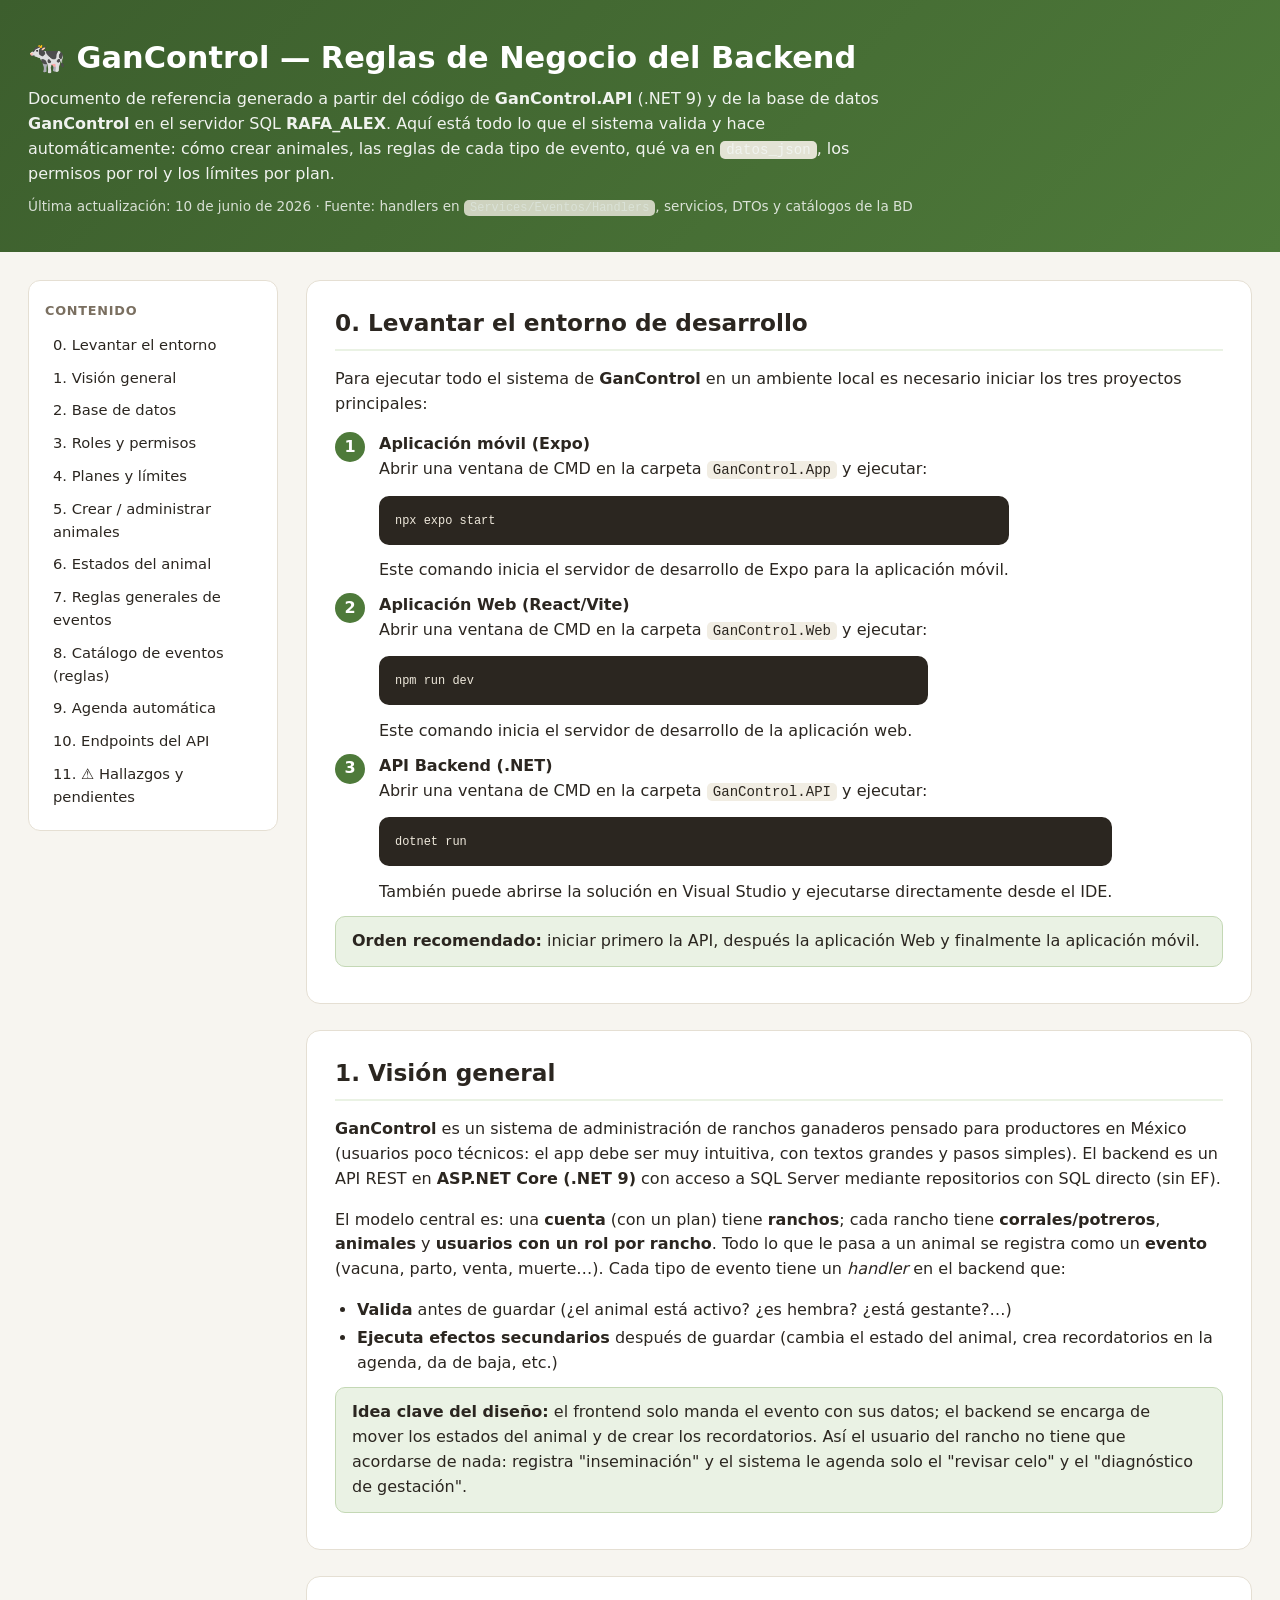
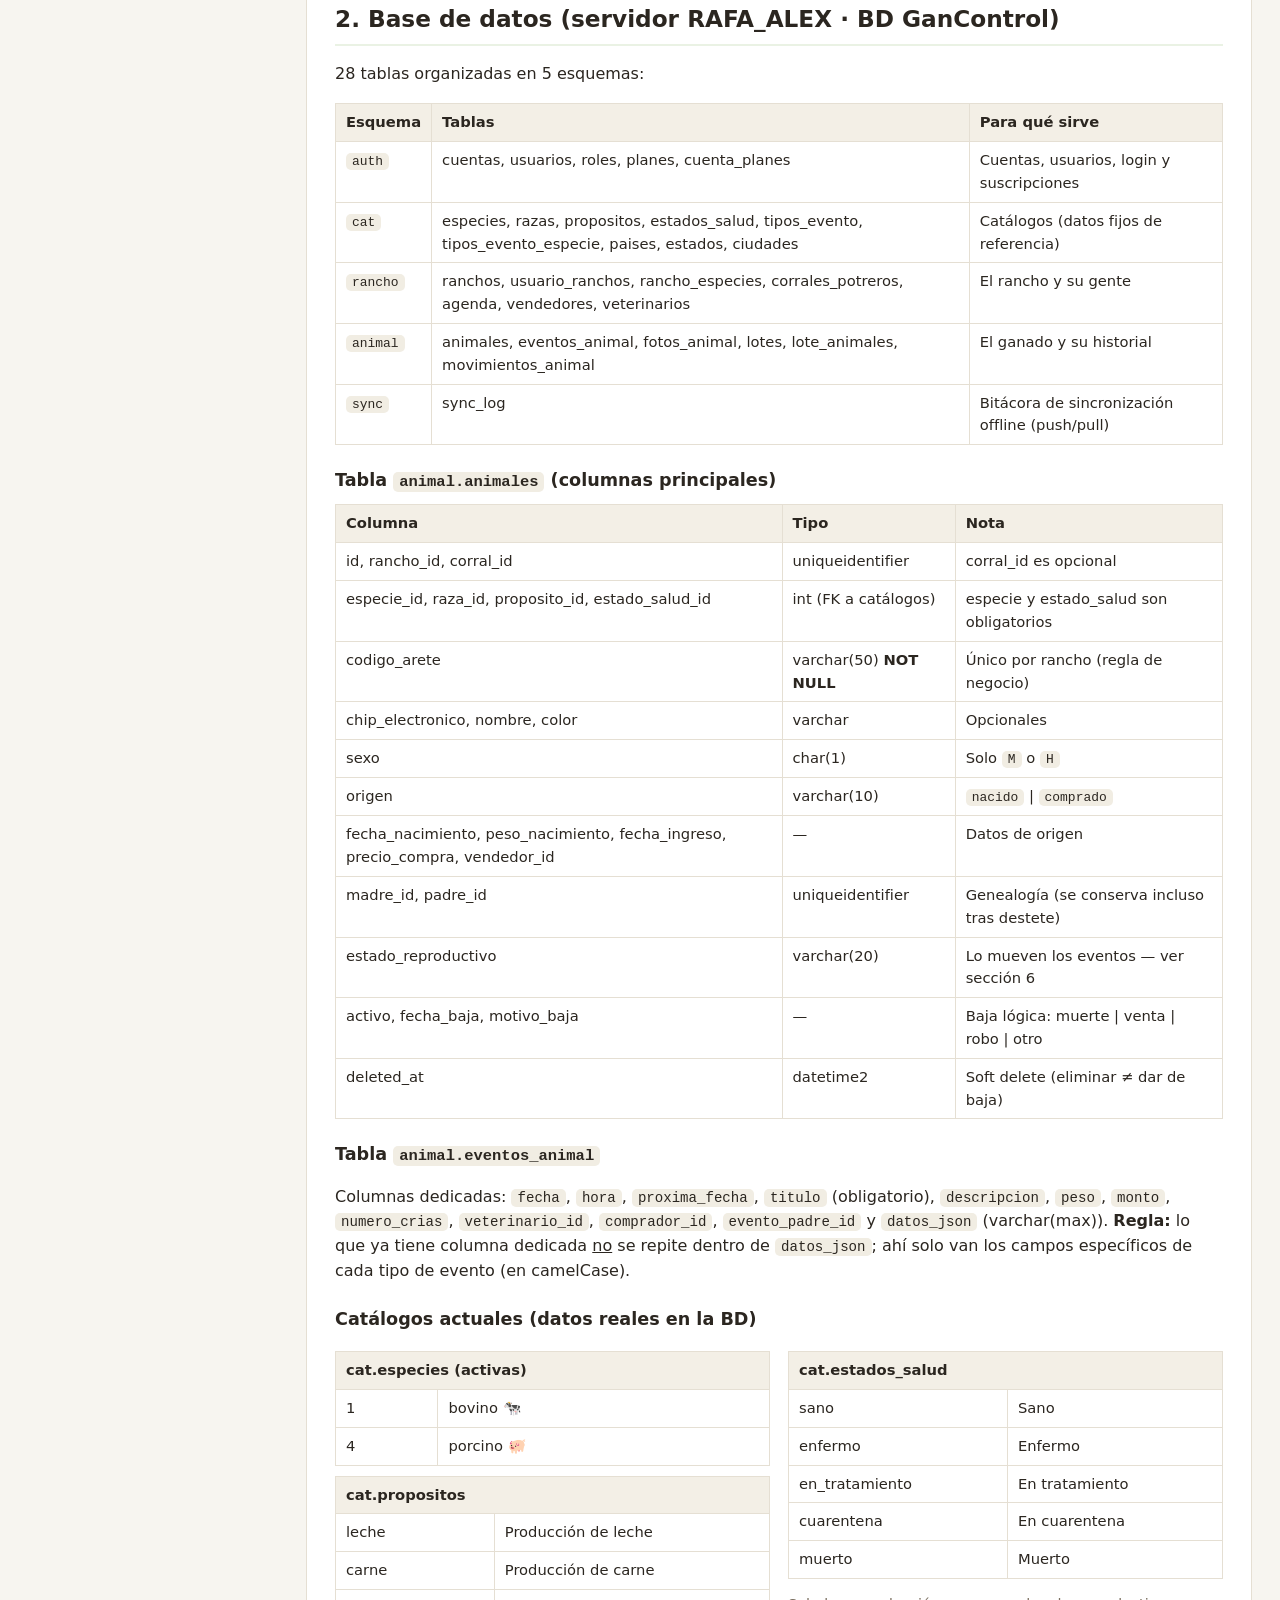
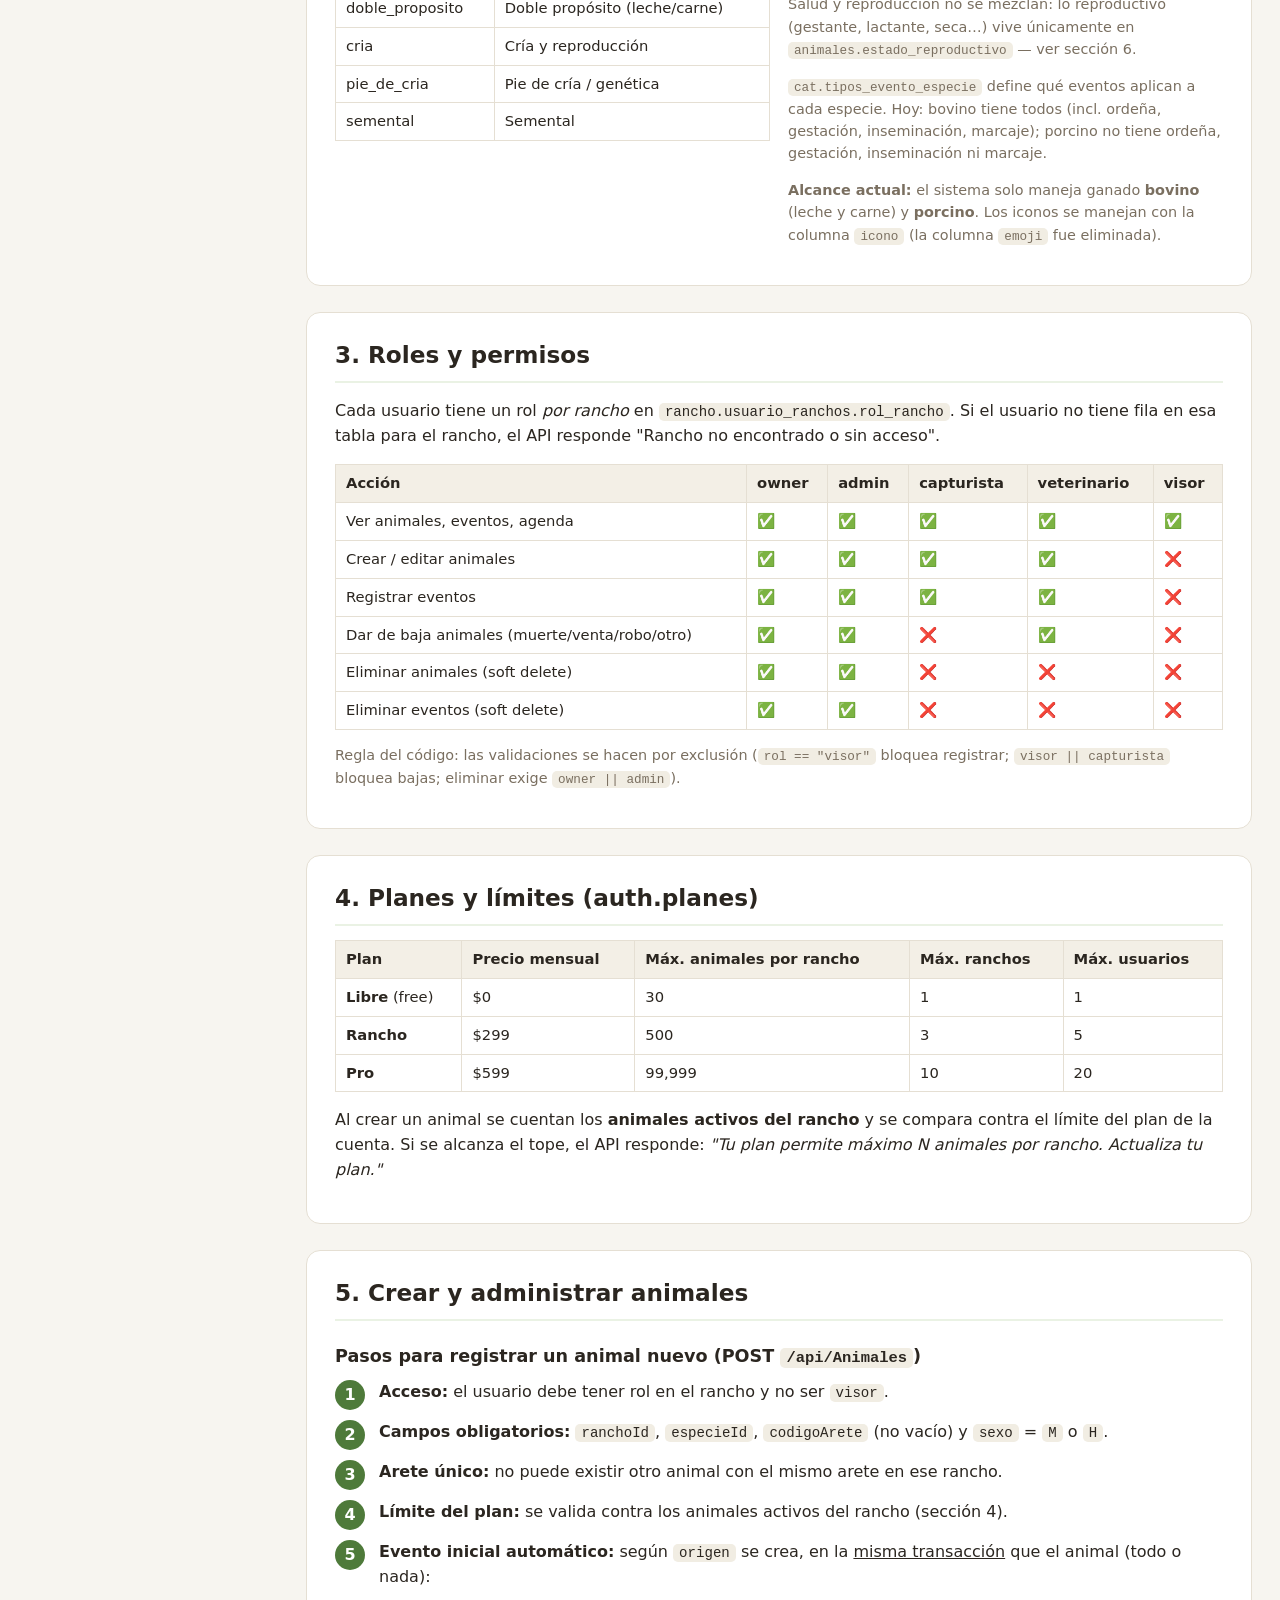
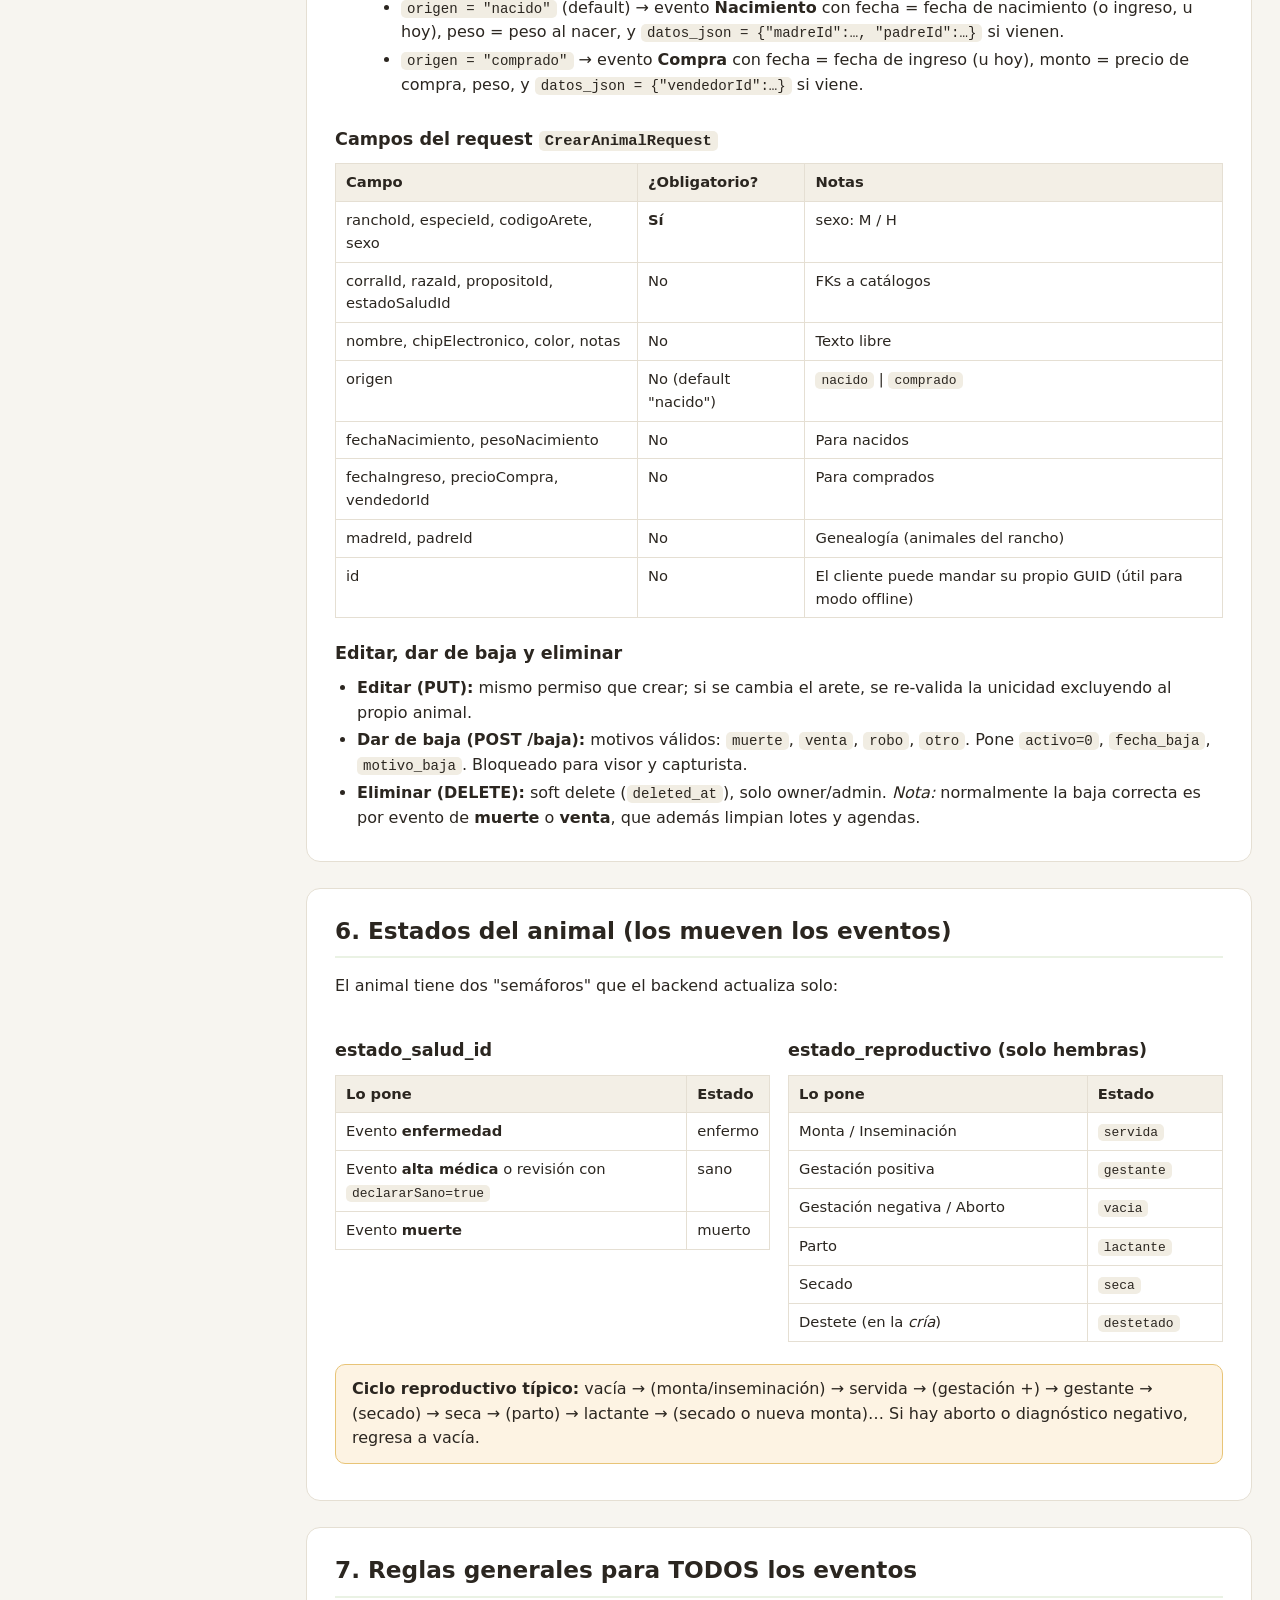
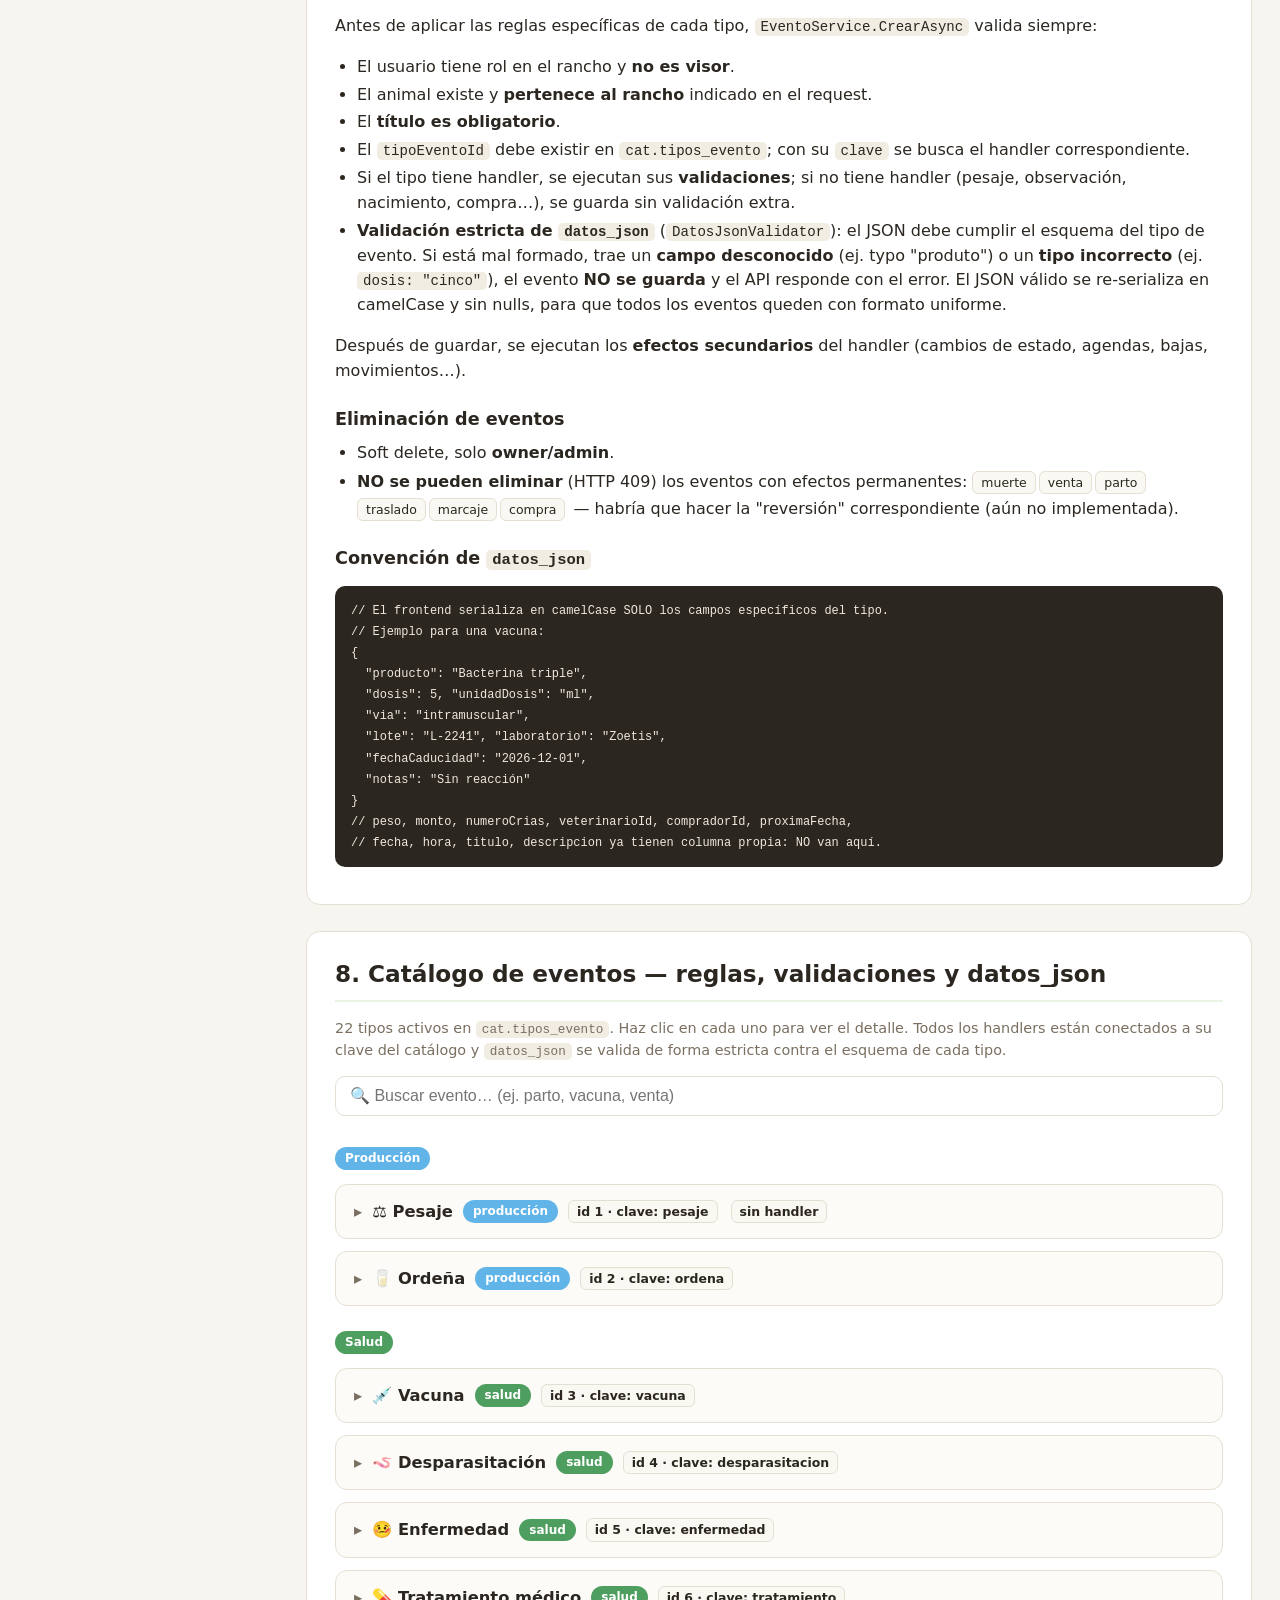
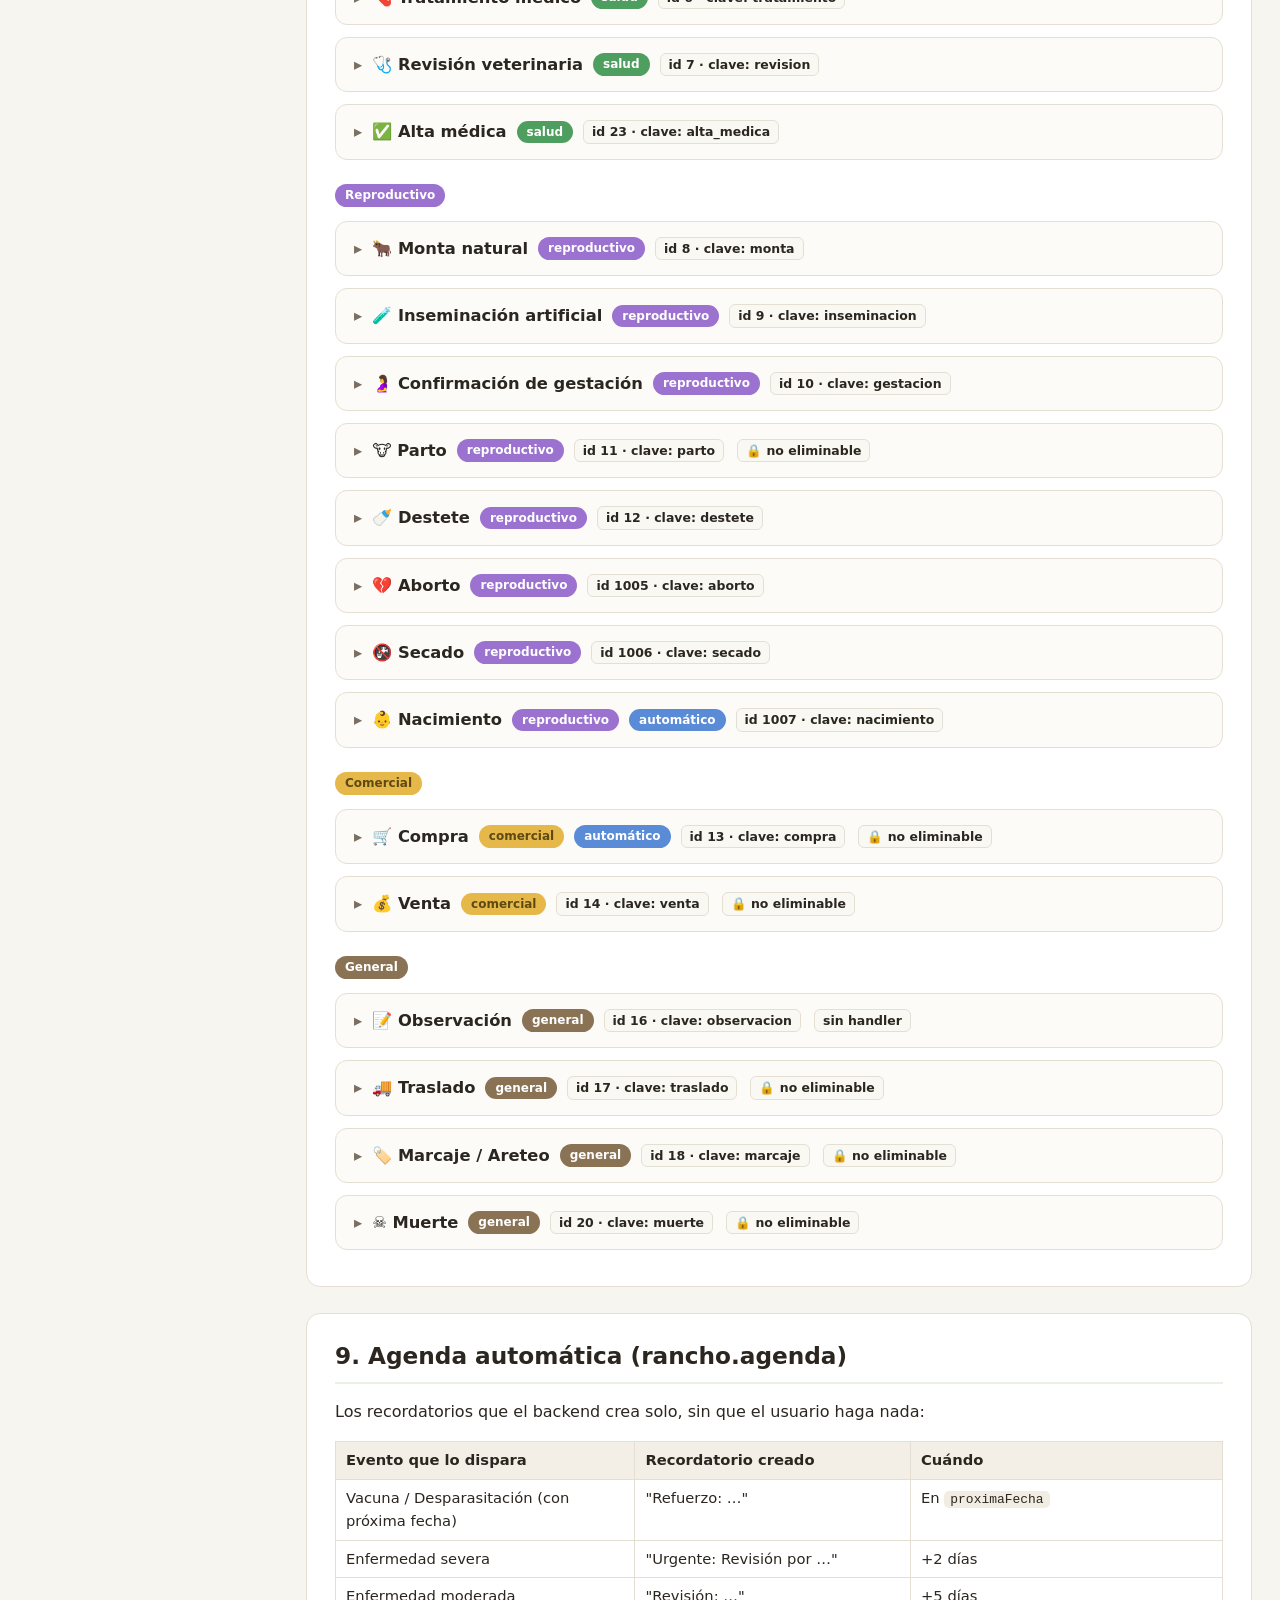
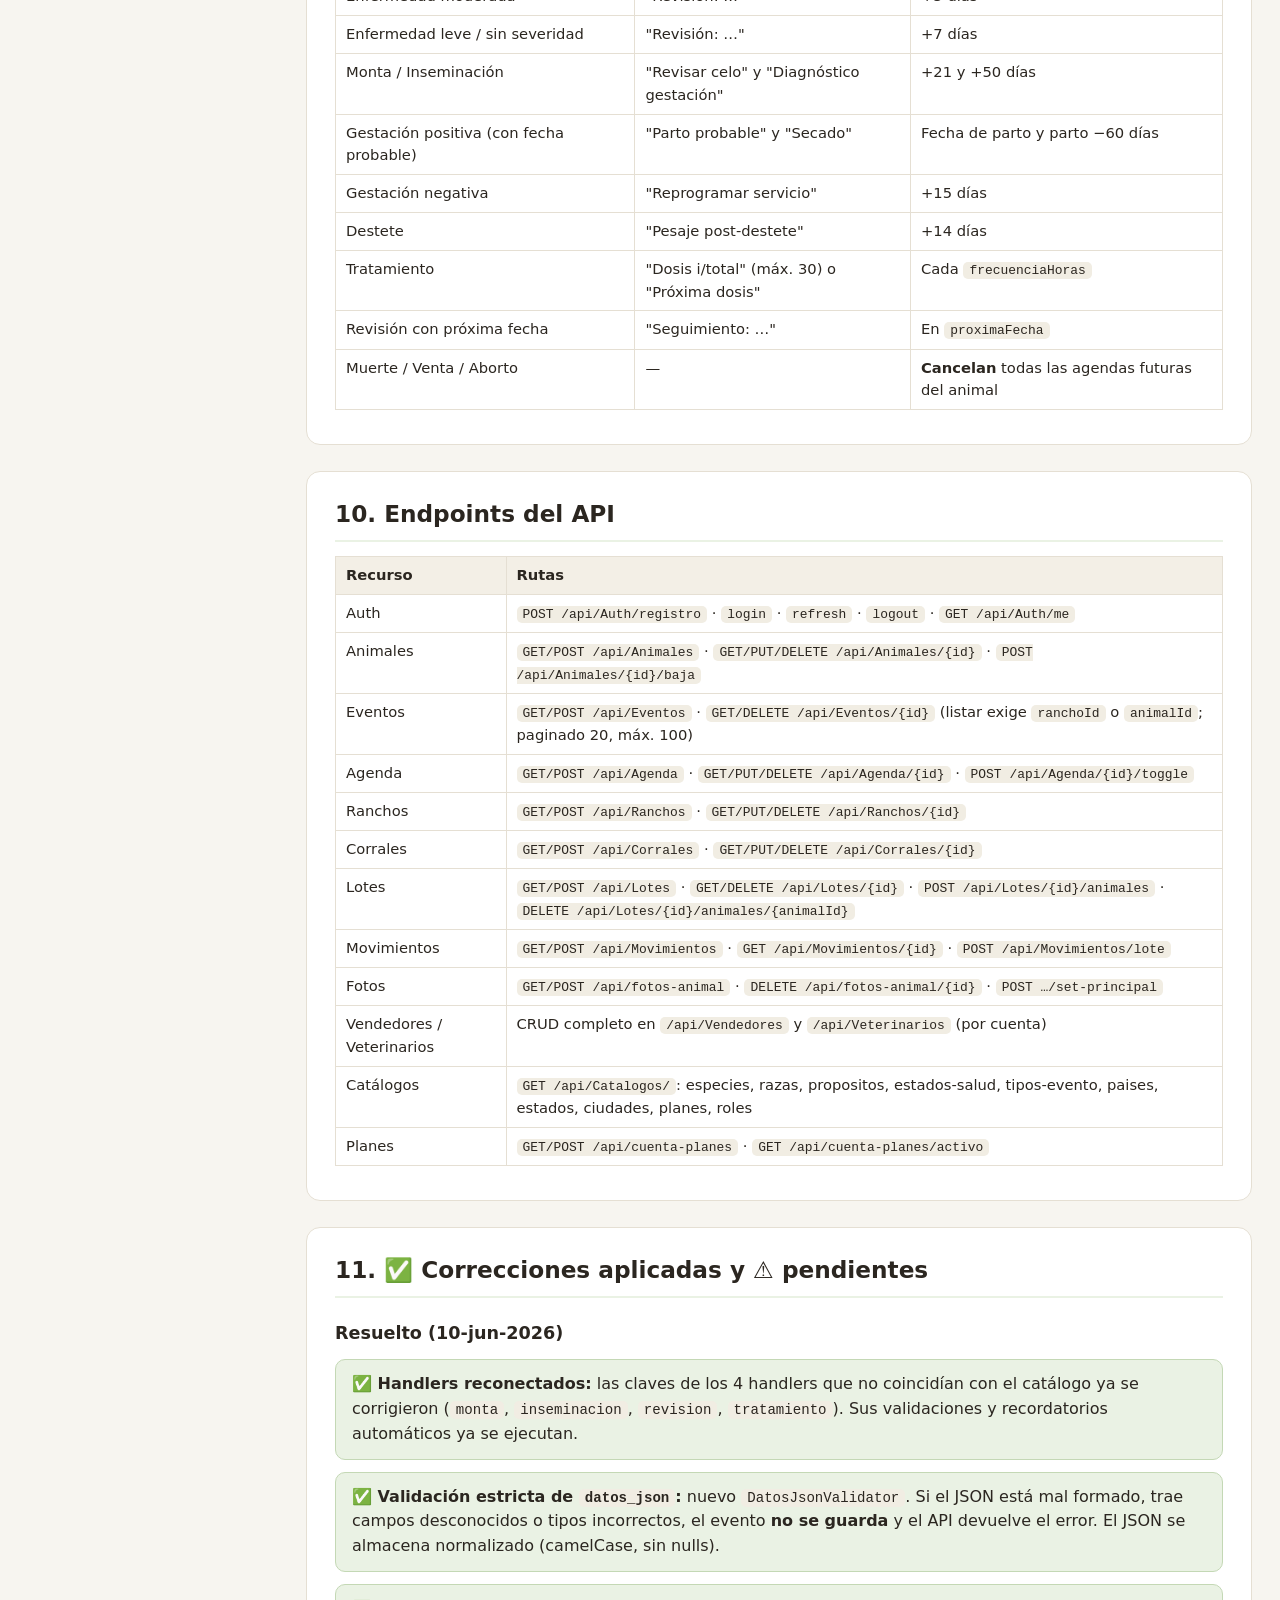
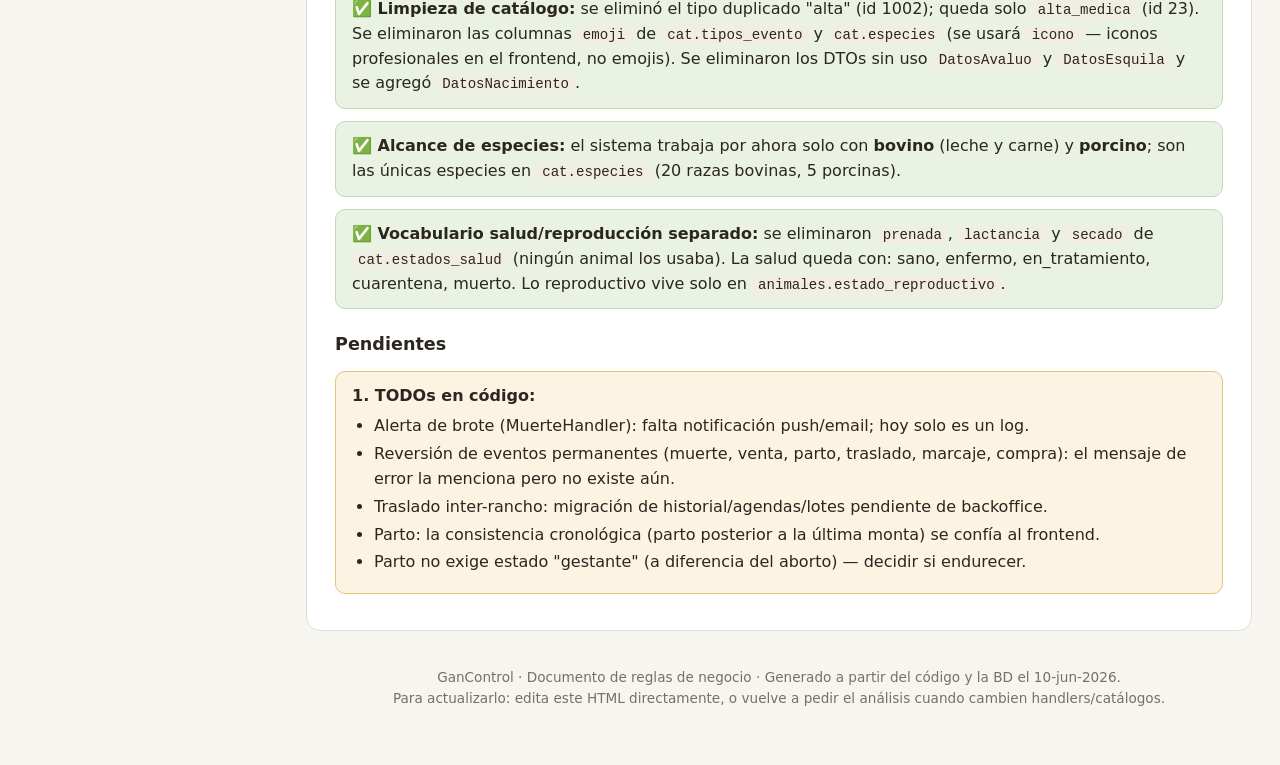
<file: GanControl/docs/reglas-negocio.html>
<!DOCTYPE html>
<html lang="es">
<head>
<meta charset="UTF-8">
<meta name="viewport" content="width=device-width, initial-scale=1.0">
<title>GanControl · Reglas de Negocio del Backend</title>
<style>
  :root{
    --bg:#f7f5f0; --card:#ffffff; --ink:#2b2620; --muted:#7a6f60;
    --line:#e5dfd3; --brand:#4e7a3a; --brand-soft:#eaf2e4;
    --salud:#4e9e5f; --repro:#9b72cf; --prod:#60b4e8; --comercial:#e6b84a; --general:#8a7355; --peligro:#e05c3a;
    --warn-bg:#fdf3e3; --warn-line:#e8c477; --err-bg:#fdeae5; --err-line:#e8a08c;
  }
  *{box-sizing:border-box}
  body{margin:0;font-family:"Segoe UI",system-ui,sans-serif;background:var(--bg);color:var(--ink);line-height:1.55}
  a{color:var(--brand)}
  header{background:linear-gradient(135deg,#3c5e2d,#4e7a3a);color:#fff;padding:34px 28px}
  header h1{margin:0 0 6px;font-size:1.9rem}
  header p{margin:0;opacity:.92;max-width:880px}
  .meta{font-size:.85rem;opacity:.8;margin-top:10px}
  .layout{display:flex;gap:28px;max-width:1280px;margin:0 auto;padding:28px}
  nav{width:250px;flex-shrink:0;position:sticky;top:16px;align-self:flex-start;background:var(--card);border:1px solid var(--line);border-radius:12px;padding:16px;max-height:92vh;overflow:auto}
  nav h3{margin:4px 0 8px;font-size:.8rem;text-transform:uppercase;letter-spacing:.06em;color:var(--muted)}
  nav a{display:block;padding:5px 8px;border-radius:6px;text-decoration:none;color:var(--ink);font-size:.92rem}
  nav a:hover{background:var(--brand-soft)}
  main{flex:1;min-width:0}
  section{background:var(--card);border:1px solid var(--line);border-radius:14px;padding:24px 28px;margin-bottom:26px;scroll-margin-top:14px}
  h2{margin:0 0 14px;font-size:1.45rem;border-bottom:2px solid var(--brand-soft);padding-bottom:8px}
  h3{margin:22px 0 8px;font-size:1.1rem}
  table{border-collapse:collapse;width:100%;font-size:.92rem;margin:10px 0}
  th,td{border:1px solid var(--line);padding:7px 10px;text-align:left;vertical-align:top}
  th{background:#f3efe6}
  code{background:#f1ede3;border-radius:5px;padding:1px 6px;font-size:.88em;font-family:Consolas,monospace}
  pre{background:#2b2620;color:#efe9dc;padding:14px 16px;border-radius:10px;overflow:auto;font-size:.85rem}
  pre code{background:none;padding:0;color:inherit}
  .pill{display:inline-block;padding:2px 10px;border-radius:999px;font-size:.75rem;font-weight:600;color:#fff;vertical-align:middle}
  .pill.salud{background:var(--salud)} .pill.repro{background:var(--repro)} .pill.prod{background:var(--prod)}
  .pill.comercial{background:var(--comercial);color:#5d4a12} .pill.general{background:var(--general)} .pill.peligro{background:var(--peligro)}
  .pill.auto{background:#5a8bd6}
  .tag{display:inline-block;border:1px solid var(--line);background:#faf8f2;border-radius:6px;padding:1px 8px;font-size:.78rem;margin:2px 3px 2px 0}
  .aviso{background:var(--warn-bg);border:1px solid var(--warn-line);border-radius:10px;padding:12px 16px;margin:12px 0}
  .error{background:var(--err-bg);border:1px solid var(--err-line);border-radius:10px;padding:12px 16px;margin:12px 0}
  .ok{background:var(--brand-soft);border:1px solid #c4d8b5;border-radius:10px;padding:12px 16px;margin:12px 0}
  details.evento{border:1px solid var(--line);border-radius:12px;margin:12px 0;background:#fcfbf7;overflow:hidden}
  details.evento>summary{cursor:pointer;padding:13px 18px;font-weight:600;font-size:1.02rem;list-style:none;display:flex;align-items:center;gap:10px;flex-wrap:wrap}
  details.evento>summary::before{content:"▸";color:var(--muted);transition:transform .15s}
  details.evento[open]>summary::before{transform:rotate(90deg)}
  details.evento>summary:hover{background:var(--brand-soft)}
  .evento-body{padding:4px 20px 18px;border-top:1px dashed var(--line)}
  .evento-body h4{margin:14px 0 6px;font-size:.92rem;text-transform:uppercase;letter-spacing:.04em;color:var(--muted)}
  ul{margin:6px 0;padding-left:22px}
  li{margin:3px 0}
  .grid2{display:grid;grid-template-columns:1fr 1fr;gap:18px}
  @media(max-width:980px){.layout{flex-direction:column}.grid2{grid-template-columns:1fr}nav{position:static;width:auto;max-height:none}}
  #buscador{width:100%;padding:10px 14px;border:1px solid var(--line);border-radius:10px;font-size:1rem;margin-bottom:6px}
  .paso{display:flex;gap:14px;margin:10px 0;align-items:flex-start}
  .paso .num{flex-shrink:0;width:30px;height:30px;border-radius:50%;background:var(--brand);color:#fff;display:flex;align-items:center;justify-content:center;font-weight:700}
  .muted{color:var(--muted);font-size:.9rem}
  footer{text-align:center;color:var(--muted);font-size:.85rem;padding:10px 0 36px}
</style>
</head>
<body>

<header>
  <h1>🐄 GanControl — Reglas de Negocio del Backend</h1>
  <p>Documento de referencia generado a partir del código de <strong>GanControl.API</strong> (.NET 9) y de la base de datos
  <strong>GanControl</strong> en el servidor SQL <strong>RAFA_ALEX</strong>. Aquí está todo lo que el sistema valida y hace
  automáticamente: cómo crear animales, las reglas de cada tipo de evento, qué va en <code>datos_json</code>, los permisos por rol y los límites por plan.</p>
  <div class="meta">Última actualización: 10 de junio de 2026 · Fuente: handlers en <code>Services/Eventos/Handlers</code>, servicios, DTOs y catálogos de la BD</div>
</header>

<div class="layout">
<nav>
  <h3>Contenido</h3>
  <a href="#inicio">0. Levantar el entorno</a>
  <a href="#vision">1. Visión general</a>
  <a href="#bd">2. Base de datos</a>
  <a href="#roles">3. Roles y permisos</a>
  <a href="#planes">4. Planes y límites</a>
  <a href="#animales">5. Crear / administrar animales</a>
  <a href="#estados">6. Estados del animal</a>
  <a href="#eventos-generales">7. Reglas generales de eventos</a>
  <a href="#eventos">8. Catálogo de eventos (reglas)</a>
  <a href="#agenda">9. Agenda automática</a>
  <a href="#endpoints">10. Endpoints del API</a>
  <a href="#hallazgos">11. ⚠️ Hallazgos y pendientes</a>
</nav>

<main>

<!-- ============================================================ -->
<section id="inicio">
  <h2>0. Levantar el entorno de desarrollo</h2>

  <p>Para ejecutar todo el sistema de <strong>GanControl</strong> en un ambiente local es necesario iniciar los tres proyectos principales:</p>

  <div class="paso">
    <div class="num">1</div>
    <div>
      <strong>Aplicación móvil (Expo)</strong><br>
      Abrir una ventana de CMD en la carpeta <code>GanControl.App</code> y ejecutar:
      <pre><code>npx expo start</code></pre>
      Este comando inicia el servidor de desarrollo de Expo para la aplicación móvil.
    </div>
  </div>

  <div class="paso">
    <div class="num">2</div>
    <div>
      <strong>Aplicación Web (React/Vite)</strong><br>
      Abrir una ventana de CMD en la carpeta <code>GanControl.Web</code> y ejecutar:
      <pre><code>npm run dev</code></pre>
      Este comando inicia el servidor de desarrollo de la aplicación web.
    </div>
  </div>

  <div class="paso">
    <div class="num">3</div>
    <div>
      <strong>API Backend (.NET)</strong><br>
      Abrir una ventana de CMD en la carpeta <code>GanControl.API</code> y ejecutar:
      <pre><code>dotnet run</code></pre>
      También puede abrirse la solución en Visual Studio y ejecutarse directamente desde el IDE.
    </div>
  </div>

  <div class="ok">
    <strong>Orden recomendado:</strong> iniciar primero la API, después la aplicación Web y finalmente la aplicación móvil.
  </div>
</section>

<!-- ============================================================ -->
<section id="vision">
  <h2>1. Visión general</h2>
  <p><strong>GanControl</strong> es un sistema de administración de ranchos ganaderos pensado para productores en México
  (usuarios poco técnicos: el app debe ser muy intuitiva, con textos grandes y pasos simples). El backend es un API REST en
  <strong>ASP.NET Core (.NET 9)</strong> con acceso a SQL Server mediante repositorios con SQL directo (sin EF).</p>
  <p>El modelo central es: una <strong>cuenta</strong> (con un plan) tiene <strong>ranchos</strong>; cada rancho tiene
  <strong>corrales/potreros</strong>, <strong>animales</strong> y <strong>usuarios con un rol por rancho</strong>.
  Todo lo que le pasa a un animal se registra como un <strong>evento</strong> (vacuna, parto, venta, muerte…).
  Cada tipo de evento tiene un <em>handler</em> en el backend que:</p>
  <ul>
    <li><strong>Valida</strong> antes de guardar (¿el animal está activo? ¿es hembra? ¿está gestante?…)</li>
    <li><strong>Ejecuta efectos secundarios</strong> después de guardar (cambia el estado del animal, crea recordatorios en la agenda, da de baja, etc.)</li>
  </ul>
  <div class="ok"><strong>Idea clave del diseño:</strong> el frontend solo manda el evento con sus datos; el backend se encarga
  de mover los estados del animal y de crear los recordatorios. Así el usuario del rancho no tiene que acordarse de nada:
  registra "inseminación" y el sistema le agenda solo el "revisar celo" y el "diagnóstico de gestación".</div>
</section>

<!-- ============================================================ -->
<section id="bd">
  <h2>2. Base de datos (servidor RAFA_ALEX · BD GanControl)</h2>
  <p>28 tablas organizadas en 5 esquemas:</p>
  <table>
    <tr><th>Esquema</th><th>Tablas</th><th>Para qué sirve</th></tr>
    <tr><td><code>auth</code></td><td>cuentas, usuarios, roles, planes, cuenta_planes</td><td>Cuentas, usuarios, login y suscripciones</td></tr>
    <tr><td><code>cat</code></td><td>especies, razas, propositos, estados_salud, tipos_evento, tipos_evento_especie, paises, estados, ciudades</td><td>Catálogos (datos fijos de referencia)</td></tr>
    <tr><td><code>rancho</code></td><td>ranchos, usuario_ranchos, rancho_especies, corrales_potreros, agenda, vendedores, veterinarios</td><td>El rancho y su gente</td></tr>
    <tr><td><code>animal</code></td><td>animales, eventos_animal, fotos_animal, lotes, lote_animales, movimientos_animal</td><td>El ganado y su historial</td></tr>
    <tr><td><code>sync</code></td><td>sync_log</td><td>Bitácora de sincronización offline (push/pull)</td></tr>
  </table>

  <h3>Tabla <code>animal.animales</code> (columnas principales)</h3>
  <table>
    <tr><th>Columna</th><th>Tipo</th><th>Nota</th></tr>
    <tr><td>id, rancho_id, corral_id</td><td>uniqueidentifier</td><td>corral_id es opcional</td></tr>
    <tr><td>especie_id, raza_id, proposito_id, estado_salud_id</td><td>int (FK a catálogos)</td><td>especie y estado_salud son obligatorios</td></tr>
    <tr><td>codigo_arete</td><td>varchar(50) <strong>NOT NULL</strong></td><td>Único por rancho (regla de negocio)</td></tr>
    <tr><td>chip_electronico, nombre, color</td><td>varchar</td><td>Opcionales</td></tr>
    <tr><td>sexo</td><td>char(1)</td><td>Solo <code>M</code> o <code>H</code></td></tr>
    <tr><td>origen</td><td>varchar(10)</td><td><code>nacido</code> | <code>comprado</code></td></tr>
    <tr><td>fecha_nacimiento, peso_nacimiento, fecha_ingreso, precio_compra, vendedor_id</td><td>—</td><td>Datos de origen</td></tr>
    <tr><td>madre_id, padre_id</td><td>uniqueidentifier</td><td>Genealogía (se conserva incluso tras destete)</td></tr>
    <tr><td>estado_reproductivo</td><td>varchar(20)</td><td>Lo mueven los eventos — ver sección 6</td></tr>
    <tr><td>activo, fecha_baja, motivo_baja</td><td>—</td><td>Baja lógica: muerte | venta | robo | otro</td></tr>
    <tr><td>deleted_at</td><td>datetime2</td><td>Soft delete (eliminar ≠ dar de baja)</td></tr>
  </table>

  <h3>Tabla <code>animal.eventos_animal</code></h3>
  <p>Columnas dedicadas: <code>fecha</code>, <code>hora</code>, <code>proxima_fecha</code>, <code>titulo</code> (obligatorio),
  <code>descripcion</code>, <code>peso</code>, <code>monto</code>, <code>numero_crias</code>, <code>veterinario_id</code>,
  <code>comprador_id</code>, <code>evento_padre_id</code> y <code>datos_json</code> (varchar(max)).
  <strong>Regla:</strong> lo que ya tiene columna dedicada <u>no</u> se repite dentro de <code>datos_json</code>;
  ahí solo van los campos específicos de cada tipo de evento (en camelCase).</p>

  <h3>Catálogos actuales (datos reales en la BD)</h3>
  <div class="grid2">
    <div>
      <table>
        <tr><th colspan="2">cat.especies (activas)</th></tr>
        <tr><td>1</td><td>bovino 🐄</td></tr>
        <tr><td>4</td><td>porcino 🐖</td></tr>
      </table>
      <table>
        <tr><th colspan="2">cat.propositos</th></tr>
        <tr><td>leche</td><td>Producción de leche</td></tr>
        <tr><td>carne</td><td>Producción de carne</td></tr>
        <tr><td>doble_proposito</td><td>Doble propósito (leche/carne)</td></tr>
        <tr><td>cria</td><td>Cría y reproducción</td></tr>
        <tr><td>pie_de_cria</td><td>Pie de cría / genética</td></tr>
        <tr><td>semental</td><td>Semental</td></tr>
      </table>
    </div>
    <div>
      <table>
        <tr><th colspan="2">cat.estados_salud</th></tr>
        <tr><td>sano</td><td>Sano</td></tr>
        <tr><td>enfermo</td><td>Enfermo</td></tr>
        <tr><td>en_tratamiento</td><td>En tratamiento</td></tr>
        <tr><td>cuarentena</td><td>En cuarentena</td></tr>
        <tr><td>muerto</td><td>Muerto</td></tr>
      </table>
      <p class="muted">Salud y reproducción no se mezclan: lo reproductivo (gestante, lactante, seca…) vive
      únicamente en <code>animales.estado_reproductivo</code> — ver sección 6.</p>
      <p class="muted"><code>cat.tipos_evento_especie</code> define qué eventos aplican a cada especie. Hoy: bovino tiene
      todos (incl. ordeña, gestación, inseminación, marcaje); porcino no tiene ordeña, gestación, inseminación ni marcaje.</p>
      <p class="muted"><strong>Alcance actual:</strong> el sistema solo maneja ganado <strong>bovino</strong> (leche y carne)
      y <strong>porcino</strong>. Los iconos se manejan con la columna <code>icono</code> (la columna <code>emoji</code> fue eliminada).</p>
    </div>
  </div>
</section>

<!-- ============================================================ -->
<section id="roles">
  <h2>3. Roles y permisos</h2>
  <p>Cada usuario tiene un rol <em>por rancho</em> en <code>rancho.usuario_ranchos.rol_rancho</code>.
  Si el usuario no tiene fila en esa tabla para el rancho, el API responde "Rancho no encontrado o sin acceso".</p>
  <table>
    <tr><th>Acción</th><th>owner</th><th>admin</th><th>capturista</th><th>veterinario</th><th>visor</th></tr>
    <tr><td>Ver animales, eventos, agenda</td><td>✅</td><td>✅</td><td>✅</td><td>✅</td><td>✅</td></tr>
    <tr><td>Crear / editar animales</td><td>✅</td><td>✅</td><td>✅</td><td>✅</td><td>❌</td></tr>
    <tr><td>Registrar eventos</td><td>✅</td><td>✅</td><td>✅</td><td>✅</td><td>❌</td></tr>
    <tr><td>Dar de baja animales (muerte/venta/robo/otro)</td><td>✅</td><td>✅</td><td>❌</td><td>✅</td><td>❌</td></tr>
    <tr><td>Eliminar animales (soft delete)</td><td>✅</td><td>✅</td><td>❌</td><td>❌</td><td>❌</td></tr>
    <tr><td>Eliminar eventos (soft delete)</td><td>✅</td><td>✅</td><td>❌</td><td>❌</td><td>❌</td></tr>
  </table>
  <p class="muted">Regla del código: las validaciones se hacen por exclusión (<code>rol == "visor"</code> bloquea registrar;
  <code>visor || capturista</code> bloquea bajas; eliminar exige <code>owner || admin</code>).</p>
</section>

<!-- ============================================================ -->
<section id="planes">
  <h2>4. Planes y límites (auth.planes)</h2>
  <table>
    <tr><th>Plan</th><th>Precio mensual</th><th>Máx. animales por rancho</th><th>Máx. ranchos</th><th>Máx. usuarios</th></tr>
    <tr><td><strong>Libre</strong> (free)</td><td>$0</td><td>30</td><td>1</td><td>1</td></tr>
    <tr><td><strong>Rancho</strong></td><td>$299</td><td>500</td><td>3</td><td>5</td></tr>
    <tr><td><strong>Pro</strong></td><td>$599</td><td>99,999</td><td>10</td><td>20</td></tr>
  </table>
  <p>Al crear un animal se cuentan los <strong>animales activos del rancho</strong> y se compara contra el límite del plan de
  la cuenta. Si se alcanza el tope, el API responde: <em>"Tu plan permite máximo N animales por rancho. Actualiza tu plan."</em></p>
</section>

<!-- ============================================================ -->
<section id="animales">
  <h2>5. Crear y administrar animales</h2>

  <h3>Pasos para registrar un animal nuevo (POST <code>/api/Animales</code>)</h3>
  <div class="paso"><div class="num">1</div><div><strong>Acceso:</strong> el usuario debe tener rol en el rancho y no ser <code>visor</code>.</div></div>
  <div class="paso"><div class="num">2</div><div><strong>Campos obligatorios:</strong> <code>ranchoId</code>, <code>especieId</code>, <code>codigoArete</code> (no vacío) y <code>sexo</code> = <code>M</code> o <code>H</code>.</div></div>
  <div class="paso"><div class="num">3</div><div><strong>Arete único:</strong> no puede existir otro animal con el mismo arete en ese rancho.</div></div>
  <div class="paso"><div class="num">4</div><div><strong>Límite del plan:</strong> se valida contra los animales activos del rancho (sección 4).</div></div>
  <div class="paso"><div class="num">5</div><div><strong>Evento inicial automático:</strong> según <code>origen</code> se crea, en la <u>misma transacción</u> que el animal (todo o nada):
    <ul>
      <li><code>origen = "nacido"</code> (default) → evento <strong>Nacimiento</strong> con fecha = fecha de nacimiento (o ingreso, u hoy), peso = peso al nacer, y <code>datos_json = {"madreId":…, "padreId":…}</code> si vienen.</li>
      <li><code>origen = "comprado"</code> → evento <strong>Compra</strong> con fecha = fecha de ingreso (u hoy), monto = precio de compra, peso, y <code>datos_json = {"vendedorId":…}</code> si viene.</li>
    </ul>
  </div></div>

  <h3>Campos del request <code>CrearAnimalRequest</code></h3>
  <table>
    <tr><th>Campo</th><th>¿Obligatorio?</th><th>Notas</th></tr>
    <tr><td>ranchoId, especieId, codigoArete, sexo</td><td><strong>Sí</strong></td><td>sexo: M / H</td></tr>
    <tr><td>corralId, razaId, propositoId, estadoSaludId</td><td>No</td><td>FKs a catálogos</td></tr>
    <tr><td>nombre, chipElectronico, color, notas</td><td>No</td><td>Texto libre</td></tr>
    <tr><td>origen</td><td>No (default "nacido")</td><td><code>nacido</code> | <code>comprado</code></td></tr>
    <tr><td>fechaNacimiento, pesoNacimiento</td><td>No</td><td>Para nacidos</td></tr>
    <tr><td>fechaIngreso, precioCompra, vendedorId</td><td>No</td><td>Para comprados</td></tr>
    <tr><td>madreId, padreId</td><td>No</td><td>Genealogía (animales del rancho)</td></tr>
    <tr><td>id</td><td>No</td><td>El cliente puede mandar su propio GUID (útil para modo offline)</td></tr>
  </table>

  <h3>Editar, dar de baja y eliminar</h3>
  <ul>
    <li><strong>Editar (PUT):</strong> mismo permiso que crear; si se cambia el arete, se re-valida la unicidad excluyendo al propio animal.</li>
    <li><strong>Dar de baja (POST /baja):</strong> motivos válidos: <code>muerte</code>, <code>venta</code>, <code>robo</code>, <code>otro</code>. Pone <code>activo=0</code>, <code>fecha_baja</code>, <code>motivo_baja</code>. Bloqueado para visor y capturista.</li>
    <li><strong>Eliminar (DELETE):</strong> soft delete (<code>deleted_at</code>), solo owner/admin. <em>Nota:</em> normalmente la baja correcta es por evento de <strong>muerte</strong> o <strong>venta</strong>, que además limpian lotes y agendas.</li>
  </ul>
</section>

<!-- ============================================================ -->
<section id="estados">
  <h2>6. Estados del animal (los mueven los eventos)</h2>
  <p>El animal tiene dos "semáforos" que el backend actualiza solo:</p>
  <div class="grid2">
    <div>
      <h3>estado_salud_id</h3>
      <table>
        <tr><th>Lo pone</th><th>Estado</th></tr>
        <tr><td>Evento <strong>enfermedad</strong></td><td>enfermo</td></tr>
        <tr><td>Evento <strong>alta médica</strong> o revisión con <code>declararSano=true</code></td><td>sano</td></tr>
        <tr><td>Evento <strong>muerte</strong></td><td>muerto</td></tr>
      </table>
    </div>
    <div>
      <h3>estado_reproductivo (solo hembras)</h3>
      <table>
        <tr><th>Lo pone</th><th>Estado</th></tr>
        <tr><td>Monta / Inseminación</td><td><code>servida</code></td></tr>
        <tr><td>Gestación positiva</td><td><code>gestante</code></td></tr>
        <tr><td>Gestación negativa / Aborto</td><td><code>vacia</code></td></tr>
        <tr><td>Parto</td><td><code>lactante</code></td></tr>
        <tr><td>Secado</td><td><code>seca</code></td></tr>
        <tr><td>Destete (en la <em>cría</em>)</td><td><code>destetado</code></td></tr>
      </table>
    </div>
  </div>
  <div class="aviso"><strong>Ciclo reproductivo típico:</strong> vacía → (monta/inseminación) → servida → (gestación +) → gestante →
  (secado) → seca → (parto) → lactante → (secado o nueva monta)… Si hay aborto o diagnóstico negativo, regresa a vacía.</div>
</section>

<!-- ============================================================ -->
<section id="eventos-generales">
  <h2>7. Reglas generales para TODOS los eventos</h2>
  <p>Antes de aplicar las reglas específicas de cada tipo, <code>EventoService.CrearAsync</code> valida siempre:</p>
  <ul>
    <li>El usuario tiene rol en el rancho y <strong>no es visor</strong>.</li>
    <li>El animal existe y <strong>pertenece al rancho</strong> indicado en el request.</li>
    <li>El <strong>título es obligatorio</strong>.</li>
    <li>El <code>tipoEventoId</code> debe existir en <code>cat.tipos_evento</code>; con su <code>clave</code> se busca el handler correspondiente.</li>
    <li>Si el tipo tiene handler, se ejecutan sus <strong>validaciones</strong>; si no tiene handler (pesaje, observación, nacimiento, compra…), se guarda sin validación extra.</li>
    <li><strong>Validación estricta de <code>datos_json</code></strong> (<code>DatosJsonValidator</code>): el JSON debe cumplir el esquema del tipo de evento.
      Si está mal formado, trae un <strong>campo desconocido</strong> (ej. typo "produto") o un <strong>tipo incorrecto</strong> (ej. <code>dosis: "cinco"</code>),
      el evento <strong>NO se guarda</strong> y el API responde con el error. El JSON válido se re-serializa en camelCase y sin nulls, para que todos los eventos queden con formato uniforme.</li>
  </ul>
  <p>Después de guardar, se ejecutan los <strong>efectos secundarios</strong> del handler (cambios de estado, agendas, bajas, movimientos…).</p>

  <h3>Eliminación de eventos</h3>
  <ul>
    <li>Soft delete, solo <strong>owner/admin</strong>.</li>
    <li><strong>NO se pueden eliminar</strong> (HTTP 409) los eventos con efectos permanentes:
      <span class="tag">muerte</span><span class="tag">venta</span><span class="tag">parto</span>
      <span class="tag">traslado</span><span class="tag">marcaje</span><span class="tag">compra</span>
      — habría que hacer la "reversión" correspondiente (aún no implementada).</li>
  </ul>

  <h3>Convención de <code>datos_json</code></h3>
  <pre><code>// El frontend serializa en camelCase SOLO los campos específicos del tipo.
// Ejemplo para una vacuna:
{
  "producto": "Bacterina triple",
  "dosis": 5, "unidadDosis": "ml",
  "via": "intramuscular",
  "lote": "L-2241", "laboratorio": "Zoetis",
  "fechaCaducidad": "2026-12-01",
  "notas": "Sin reacción"
}
// peso, monto, numeroCrias, veterinarioId, compradorId, proximaFecha,
// fecha, hora, titulo, descripcion ya tienen columna propia: NO van aquí.</code></pre>
</section>

<!-- ============================================================ -->
<section id="eventos">
  <h2>8. Catálogo de eventos — reglas, validaciones y datos_json</h2>
  <p class="muted">22 tipos activos en <code>cat.tipos_evento</code>. Haz clic en cada uno para ver el detalle.
  Todos los handlers están conectados a su clave del catálogo y <code>datos_json</code> se valida de forma estricta contra el esquema de cada tipo.</p>
  <input id="buscador" type="search" placeholder="🔍 Buscar evento… (ej. parto, vacuna, venta)">

  <!-- PRODUCCIÓN -->
  <h3><span class="pill prod">Producción</span></h3>

  <details class="evento" data-nombre="pesaje produccion peso bascula">
    <summary>⚖️ Pesaje <span class="pill prod">producción</span> <span class="tag">id 1 · clave: pesaje</span> <span class="tag">sin handler</span></summary>
    <div class="evento-body">
      <h4>Validaciones</h4><ul><li>Solo las generales (sin handler propio).</li></ul>
      <h4>Efectos</h4><ul><li>Ninguno.</li></ul>
      <h4>Columnas dedicadas</h4><p><code>peso</code> (kg) — aquí va el peso, no en el JSON.</p>
      <h4>datos_json (DatosPesaje)</h4>
      <ul>
        <li><code>condicionCorporal</code>: 1–9</li>
        <li><code>metodoPesaje</code>: <code>bascula</code> | <code>cinta</code> | <code>estimado</code></li>
        <li><code>notas</code></li>
      </ul>
    </div>
  </details>

  <details class="evento" data-nombre="ordena ordeña leche litros produccion">
    <summary>🥛 Ordeña <span class="pill prod">producción</span> <span class="tag">id 2 · clave: ordena</span></summary>
    <div class="evento-body">
      <h4>Validaciones</h4>
      <ul><li>Animal activo.</li><li>Hembra (<code>H</code>).</li><li><code>estado_reproductivo = 'lactante'</code> (solo se ordeña una vaca lactando).</li></ul>
      <h4>Efectos</h4><ul><li>Ninguno.</li></ul>
      <h4>datos_json (DatosOrdena)</h4>
      <ul>
        <li><code>litros</code> (decimal)</li>
        <li><code>turno</code>: <code>mañana</code> | <code>tarde</code> | <code>noche</code></li>
        <li><code>calidad</code>: A | B | C · <code>porcentajeGrasa</code> · <code>notas</code></li>
      </ul>
    </div>
  </details>

  <!-- SALUD -->
  <h3><span class="pill salud">Salud</span></h3>

  <details class="evento" data-nombre="vacuna salud refuerzo">
    <summary>💉 Vacuna <span class="pill salud">salud</span> <span class="tag">id 3 · clave: vacuna</span></summary>
    <div class="evento-body">
      <h4>Validaciones</h4><ul><li>Animal activo (sin restricción de sexo/estado).</li></ul>
      <h4>Efectos</h4>
      <ul><li>Si mandas <code>proximaFecha</code> → crea agenda <em>"Refuerzo: {título}"</em> en esa fecha, mismo animal y tipo.</li></ul>
      <h4>Columnas dedicadas</h4><p><code>veterinario_id</code>, <code>proxima_fecha</code>, <code>monto</code> (costo).</p>
      <h4>datos_json (DatosVacuna)</h4>
      <ul>
        <li><code>producto</code>, <code>dosis</code> + <code>unidadDosis</code> (<code>ml</code>|<code>cc</code>|<code>mg</code>)</li>
        <li><code>via</code>: intramuscular | subcutanea | oral | intranasal | otra</li>
        <li><code>lote</code>, <code>laboratorio</code>, <code>fechaCaducidad</code>, <code>notas</code></li>
      </ul>
    </div>
  </details>

  <details class="evento" data-nombre="desparasitacion salud parasitos">
    <summary>🪱 Desparasitación <span class="pill salud">salud</span> <span class="tag">id 4 · clave: desparasitacion</span></summary>
    <div class="evento-body">
      <h4>Validaciones</h4><ul><li>Animal activo.</li></ul>
      <h4>Efectos</h4><ul><li>Si hay <code>proximaFecha</code> → agenda <em>"Refuerzo desparasitacion: {título}"</em>.</li></ul>
      <h4>Columnas dedicadas</h4><p><code>veterinario_id</code>, <code>proxima_fecha</code>.</p>
      <h4>datos_json (DatosDesparasitacion)</h4>
      <ul><li><code>producto</code>, <code>principioActivo</code>, <code>dosis</code> + <code>unidadDosis</code>, <code>via</code>, <code>lote</code>, <code>notas</code></li></ul>
    </div>
  </details>

  <details class="evento" data-nombre="enfermedad salud sintomas severidad enfermo">
    <summary>🤒 Enfermedad <span class="pill salud">salud</span> <span class="tag">id 5 · clave: enfermedad</span></summary>
    <div class="evento-body">
      <h4>Validaciones</h4><ul><li>Animal activo.</li></ul>
      <h4>Efectos</h4>
      <ul>
        <li>Estado de salud del animal → <strong>enfermo</strong>.</li>
        <li>Agenda de revisión automática según <code>severidad</code> del JSON:
          <ul>
            <li><code>severa</code> → <strong>+2 días</strong>, título <em>"Urgente: Revisión por {título}"</em></li>
            <li><code>moderada</code> → <strong>+5 días</strong>, título <em>"Revisión: {título}"</em></li>
            <li><code>leve</code> / sin dato → <strong>+7 días</strong> (por precaución)</li>
          </ul>
        </li>
      </ul>
      <h4>Columnas dedicadas</h4><p><code>descripcion</code>, <code>veterinario_id</code>.</p>
      <h4>datos_json (DatosEnfermedad)</h4>
      <ul>
        <li><code>sintomas</code>: lista de texto</li>
        <li><code>diagnostico</code> · <code>severidad</code>: leve | moderada | severa</li>
        <li><code>tratamientoIniciado</code> (bool) · <code>estadoActual</code>: activo | recuperado | cronico · <code>notas</code></li>
      </ul>
    </div>
  </details>

  <details class="evento" data-nombre="tratamiento medico salud dosis medicina">
    <summary>💊 Tratamiento médico <span class="pill salud">salud</span> <span class="tag">id 6 · clave: tratamiento</span></summary>
    <div class="evento-body">
      <h4>Validaciones</h4><ul><li>Animal activo.</li><li><strong>No</strong> cambia el estado de salud: sigue "enfermo" hasta el alta.</li></ul>
      <h4>Efectos</h4>
      <ul>
        <li>Si <code>duracionDias &gt; 0</code> y <code>frecuenciaHoras &gt; 0</code> → crea una agenda <strong>por cada dosis</strong>
        (cada N horas, máx. 30 dosis), títulos <em>"Dosis i/total: {título}"</em>.</li>
        <li>Si no, y hay <code>proximaFecha</code> → 1 agenda <em>"Próxima dosis: {título}"</em>.</li>
      </ul>
      <h4>Columnas dedicadas</h4><p><code>veterinario_id</code>, <code>proxima_fecha</code>.</p>
      <h4>datos_json (DatosTratamiento)</h4>
      <ul><li><code>producto</code>, <code>dosis</code> + <code>unidadDosis</code>, <code>via</code>, <code>duracionDias</code>, <code>frecuenciaHoras</code>, <code>eventoEnfermedadId</code> (liga a la enfermedad), <code>notas</code></li></ul>
    </div>
  </details>

  <details class="evento" data-nombre="revision veterinaria salud chequeo declarar sano">
    <summary>🩺 Revisión veterinaria <span class="pill salud">salud</span> <span class="tag">id 7 · clave: revision</span></summary>
    <div class="evento-body">
      <h4>Validaciones</h4><ul><li>Animal activo.</li></ul>
      <h4>Efectos</h4>
      <ul>
        <li>Si <code>declararSano = true</code> en el JSON → estado de salud = <strong>sano</strong>.</li>
        <li>Si hay <code>proximaFecha</code> → agenda <em>"Seguimiento: {título}"</em>. (Ambos pueden ocurrir juntos.)</li>
      </ul>
      <h4>Columnas dedicadas</h4><p><code>veterinario_id</code>, <code>descripcion</code>.</p>
      <h4>datos_json (DatosRevision)</h4>
      <ul>
        <li><code>motivo</code>: rutina | sospecha | seguimiento</li>
        <li><code>hallazgos</code>, <code>temperatura</code> (°C), <code>frecuenciaCardiaca</code> (lpm), <code>frecuenciaRespiratoria</code> (rpm)</li>
        <li><code>recomendaciones</code>, <code>declararSano</code> (bool), <code>notas</code></li>
      </ul>
    </div>
  </details>

  <details class="evento" data-nombre="alta medica salud recuperado sano">
    <summary>✅ Alta médica <span class="pill salud">salud</span> <span class="tag">id 23 · clave: alta_medica</span></summary>
    <div class="evento-body">
      <h4>Validaciones</h4><ul><li>Animal activo.</li></ul>
      <h4>Efectos</h4><ul><li>Estado de salud del animal → <strong>sano</strong>.</li></ul>
      <h4>Columnas dedicadas</h4><p><code>veterinario_id</code>, <code>descripcion</code>.</p>
      <h4>datos_json (DatosAltaMedica)</h4>
      <ul><li><code>eventoEnfermedadId</code> (qué caso se cierra), <code>diagnosticoFinal</code>, <code>observaciones</code>, <code>notas</code></li></ul>
    </div>
  </details>

  <!-- REPRODUCTIVO -->
  <h3><span class="pill repro">Reproductivo</span></h3>

  <details class="evento" data-nombre="monta natural reproductivo servida celo toro">
    <summary>🐂 Monta natural <span class="pill repro">reproductivo</span> <span class="tag">id 8 · clave: monta</span></summary>
    <div class="evento-body">
      <p>El animal del evento es siempre <strong>la hembra servida</strong>.</p>
      <h4>Validaciones</h4><ul><li>Animal activo.</li><li>Hembra (<code>H</code>).</li></ul>
      <h4>Efectos</h4>
      <ul>
        <li><code>estado_reproductivo = 'servida'</code></li>
        <li>Agenda <strong>+21 días</strong>: <em>"Revisar celo - {arete}"</em> (si regresa al celo, la monta falló).</li>
        <li>Agenda <strong>+50 días</strong>: <em>"Diagnóstico gestación - {arete}"</em> (rango recomendado 45–60).</li>
      </ul>
      <h4>datos_json (DatosMonta)</h4>
      <ul>
        <li><code>machoId</code> (animal del rancho) o <code>machoArete</code> + <code>machoExterno=true</code></li>
        <li><code>tipoServicio</code>: individual | grupal · <code>fechaInicio</code> / <code>fechaFin</code> · <code>notas</code></li>
      </ul>
    </div>
  </details>

  <details class="evento" data-nombre="inseminacion artificial reproductivo semen pajilla iatf">
    <summary>🧪 Inseminación artificial <span class="pill repro">reproductivo</span> <span class="tag">id 9 · clave: inseminacion</span></summary>
    <div class="evento-body">
      <p>Misma lógica que la monta — el animal del evento es <strong>la hembra</strong>.</p>
      <h4>Validaciones</h4><ul><li>Animal activo + hembra.</li></ul>
      <h4>Efectos</h4>
      <ul><li><code>servida</code> + agenda +21 días "Revisar celo" + agenda +50 días "Diagnóstico gestación".</li></ul>
      <h4>Columnas dedicadas</h4><p><code>veterinario_id</code>.</p>
      <h4>datos_json (DatosInseminacion)</h4>
      <ul>
        <li><code>machoId</code> / <code>machoArete</code> / <code>machoExterno</code></li>
        <li><code>semenLote</code>, <code>pajilla</code>, <code>tecnico</code></li>
        <li><code>metodo</code>: convencional | sexada | IATF · <code>notas</code></li>
      </ul>
    </div>
  </details>

  <details class="evento" data-nombre="gestacion confirmacion preñez palpacion ultrasonido reproductivo gestante">
    <summary>🤰 Confirmación de gestación <span class="pill repro">reproductivo</span> <span class="tag">id 10 · clave: gestacion</span></summary>
    <div class="evento-body">
      <h4>Validaciones</h4><ul><li>Animal activo.</li><li>Hembra.</li></ul>
      <h4>Efectos — dependen de <code>datos_json.resultado</code></h4>
      <table>
        <tr><th>resultado</th><th>Qué pasa</th></tr>
        <tr><td><code>positivo</code></td><td>Estado → <strong>gestante</strong>. Si mandas <code>proximaFecha</code> (= fecha probable de parto):
          agenda <em>"Parto probable - {arete}"</em> en esa fecha y agenda <em>"Secado - {arete}"</em> 60 días antes del parto (solo si esa fecha aún es futura).</td></tr>
        <tr><td><code>negativo</code></td><td>Estado → <strong>vacía</strong>. Agenda <em>"Reprogramar servicio - {arete}"</em> a +15 días.</td></tr>
        <tr><td><code>dudoso</code> / vacío</td><td>Sin efectos.</td></tr>
      </table>
      <h4>Columnas dedicadas</h4><p><code>veterinario_id</code>, <code>proxima_fecha</code> (fecha probable de parto).</p>
      <h4>datos_json (DatosGestacion)</h4>
      <ul>
        <li><code>metodoDiagnostico</code>: palpacion | ultrasonido | laboratorio</li>
        <li><code>diasGestacion</code> · <code>resultado</code>: positivo | negativo | dudoso</li>
        <li><code>fechaProbableParto</code> · <code>eventoServicioId</code> (monta/inseminación origen) · <code>notas</code></li>
      </ul>
    </div>
  </details>

  <details class="evento" data-nombre="parto reproductivo crias lactante nacimiento">
    <summary>🐮 Parto <span class="pill repro">reproductivo</span> <span class="tag">id 11 · clave: parto</span> <span class="tag">🔒 no eliminable</span></summary>
    <div class="evento-body">
      <h4>Validaciones</h4>
      <ul><li>Animal activo.</li><li>Hembra.</li><li>La fecha <strong>no puede ser futura</strong>.</li></ul>
      <h4>Efectos</h4>
      <ul><li>La madre pasa a <code>estado_reproductivo = 'lactante'</code>.</li>
      <li class="muted">Las crías NO se crean automáticamente: hay que registrarlas como animales nuevos (origen "nacido", con madreId).</li></ul>
      <h4>Columnas dedicadas</h4><p><code>peso</code>, <code>numero_crias</code>, <code>veterinario_id</code>.</p>
      <h4>datos_json (DatosParto)</h4>
      <ul>
        <li><code>tipoParto</code>: normal | distocico | cesarea</li>
        <li><code>criasVivas</code>, <code>criasMuertas</code></li>
        <li><code>sexoCrias</code>: ["M","H",…] · <code>aretesCrias</code>: lista</li>
        <li><code>pesoPromedio</code> (kg) · <code>complicaciones</code> · <code>notas</code></li>
      </ul>
    </div>
  </details>

  <details class="evento" data-nombre="destete reproductivo cria madre">
    <summary>🍼 Destete <span class="pill repro">reproductivo</span> <span class="tag">id 12 · clave: destete</span></summary>
    <div class="evento-body">
      <p>El animal del evento es <strong>la cría que se desteta</strong> (no la madre).</p>
      <h4>Validaciones</h4><ul><li>Animal activo.</li></ul>
      <h4>Efectos</h4>
      <ul>
        <li>Cría → <code>estado_reproductivo = 'destetado'</code>.</li>
        <li>Agenda <strong>+14 días</strong>: <em>"Pesaje post-destete - {arete}"</em> (con icono de pesaje).</li>
        <li><code>madre_id</code> se conserva (genealogía); el estado de la madre <strong>no</strong> se cambia automáticamente.</li>
      </ul>
      <h4>Columnas dedicadas</h4><p><code>peso</code> (peso al destete).</p>
      <h4>datos_json (DatosDestete)</h4>
      <ul><li><code>edadDias</code> · <code>motivo</code>: programado | temprano | forzoso · <code>madreId</code> · <code>notas</code></li></ul>
    </div>
  </details>

  <details class="evento" data-nombre="aborto reproductivo gestante vacia">
    <summary>💔 Aborto <span class="pill repro">reproductivo</span> <span class="tag">id 1005 · clave: aborto</span></summary>
    <div class="evento-body">
      <h4>Validaciones</h4>
      <ul><li>Animal activo.</li><li>Hembra.</li><li><code>estado_reproductivo = 'gestante'</code> (solo aborta una hembra confirmada gestante).</li></ul>
      <h4>Efectos</h4>
      <ul>
        <li>Estado → <code>vacia</code>.</li>
        <li><strong>Cancela todas las agendas futuras</strong> del animal (parto probable, secado, etc.); habrá que reprogramar el servicio.</li>
      </ul>
      <h4>Columnas dedicadas</h4><p><code>veterinario_id</code>, <code>descripcion</code>.</p>
      <h4>datos_json (DatosAborto)</h4>
      <ul>
        <li><code>semanaGestacion</code> · <code>causa</code>: infecciosa | traumatica | toxica | hormonal | desconocida</li>
        <li><code>fetosExpulsados</code> (bool) · <code>necropsiaFeto</code> (bool) · <code>notas</code></li>
      </ul>
    </div>
  </details>

  <details class="evento" data-nombre="secado reproductivo lechero seca">
    <summary>🚱 Secado <span class="pill repro">reproductivo</span> <span class="tag">id 1006 · clave: secado</span></summary>
    <div class="evento-body">
      <p>Para bovino lechero: dejar de ordeñar antes del parto.</p>
      <h4>Validaciones</h4>
      <ul><li>Animal activo.</li><li>Hembra.</li><li><code>estado_reproductivo</code> debe ser <code>gestante</code> o <code>lactante</code>.</li></ul>
      <h4>Efectos</h4><ul><li>Estado → <code>seca</code>.</li></ul>
      <h4>datos_json (DatosSecado)</h4>
      <ul><li><code>diasAnteParto</code> · <code>productoSellado</code> (antibiótico intramamario) · <code>tratamientoAplicado</code> (bool) · <code>notas</code></li></ul>
    </div>
  </details>

  <details class="evento" data-nombre="nacimiento reproductivo automatico crear animal">
    <summary>👶 Nacimiento <span class="pill repro">reproductivo</span> <span class="pill auto">automático</span> <span class="tag">id 1007 · clave: nacimiento</span></summary>
    <div class="evento-body">
      <p>Se crea <strong>automáticamente</strong> al registrar un animal con <code>origen = "nacido"</code> (es el primer evento de su historial). No tiene handler ni validaciones propias.</p>
      <h4>datos_json (DatosNacimiento)</h4>
      <ul><li><code>madreId</code>, <code>padreId</code> (los arma el backend al crear el animal) · <code>notas</code></li></ul>
    </div>
  </details>

  <!-- COMERCIAL -->
  <h3><span class="pill comercial">Comercial</span></h3>

  <details class="evento" data-nombre="compra comercial vendedor automatico">
    <summary>🛒 Compra <span class="pill comercial">comercial</span> <span class="pill auto">automático</span> <span class="tag">id 13 · clave: compra</span> <span class="tag">🔒 no eliminable</span></summary>
    <div class="evento-body">
      <p>Se crea <strong>automáticamente</strong> al registrar un animal con <code>origen = "comprado"</code>. Sin handler.</p>
      <h4>Columnas dedicadas</h4><p><code>monto</code> (precio de compra), <code>peso</code>.</p>
      <h4>datos_json — automático vs. manual</h4>
      <ul>
        <li>El evento automático solo guarda: <code>{ "vendedorId": "guid" }</code>.</li>
        <li>El DTO completo (DatosCompra) contempla además: <code>vendedorNombre</code>, <code>lugarCompra</code>,
        <code>metodoPago</code> (efectivo | transferencia | cheque), <code>factura</code>, <code>costoPorKilo</code>, <code>costoFlete</code>, <code>notas</code>.</li>
      </ul>
    </div>
  </details>

  <details class="evento" data-nombre="venta comercial comprador baja margen">
    <summary>💰 Venta <span class="pill comercial">comercial</span> <span class="tag">id 14 · clave: venta</span> <span class="tag">🔒 no eliminable</span></summary>
    <div class="evento-body">
      <h4>Validaciones</h4><ul><li>Animal activo (no se puede vender dos veces).</li></ul>
      <h4>Efectos</h4>
      <ul>
        <li><strong>Da de baja al animal</strong>: <code>activo=0</code>, <code>fecha_baja</code> = fecha del evento, <code>motivo_baja = "venta"</code> (con nota "Destino: …" si viene en el JSON).</li>
        <li>Lo saca de todos los <strong>lotes</strong> (soft-remove).</li>
        <li><strong>Cancela las agendas pendientes</strong> del animal.</li>
        <li>Calcula y registra en el log el <strong>margen estimado</strong>: monto de venta − precio de compra − costos acumulados en eventos − flete.</li>
      </ul>
      <h4>Columnas dedicadas</h4><p><code>monto</code> (precio total de venta — NO va en el JSON), <code>comprador_id</code> (de <code>rancho.vendedores</code>).</p>
      <h4>datos_json (DatosVenta)</h4>
      <ul>
        <li><code>precioPorKilo</code>, <code>pesoVenta</code></li>
        <li><code>destino</code>: rastro | engorda | reproduccion | otro</li>
        <li><code>metodoPago</code>, <code>factura</code>, <code>costoFlete</code>, <code>notas</code></li>
      </ul>
    </div>
  </details>

  <!-- GENERAL -->
  <h3><span class="pill general">General</span></h3>

  <details class="evento" data-nombre="observacion general nota comportamiento">
    <summary>📝 Observación <span class="pill general">general</span> <span class="tag">id 16 · clave: observacion</span> <span class="tag">sin handler</span></summary>
    <div class="evento-body">
      <h4>Validaciones / efectos</h4><ul><li>Solo las generales. No cambia nada en el animal.</li></ul>
      <h4>Columnas dedicadas</h4><p><code>descripcion</code>.</p>
      <h4>datos_json (DatosObservacion)</h4>
      <ul><li><code>tipoObservacion</code>: comportamiento | fisica | ambiental | otra · <code>prioridad</code>: baja | media | alta · <code>notas</code></li></ul>
    </div>
  </details>

  <details class="evento" data-nombre="traslado general corral rancho movimiento">
    <summary>🚚 Traslado <span class="pill general">general</span> <span class="tag">id 17 · clave: traslado</span> <span class="tag">🔒 no eliminable</span></summary>
    <div class="evento-body">
      <h4>Validaciones</h4>
      <ul>
        <li>Animal activo.</li>
        <li><code>datos_json.destinoCorralId</code> es <strong>obligatorio</strong>.</li>
        <li>Si es <strong>entre ranchos</strong> (<code>destinoRanchoId</code> distinto al actual):
          el usuario debe tener rol en el rancho destino y el corral destino debe pertenecer a ese rancho.</li>
      </ul>
      <h4>Efectos</h4>
      <ul>
        <li>Actualiza <code>animales.corral_id</code> (y <code>rancho_id</code> si es inter-rancho).</li>
        <li>Crea un registro en <code>animal.movimientos_animal</code> (origen = <code>origenCorralId</code> del JSON o el corral actual antes del cambio).</li>
        <li class="muted">Inter-rancho: el historial de eventos, agendas y lotes NO se migran automáticamente (operación de backoffice pendiente).</li>
      </ul>
      <h4>datos_json (DatosTraslado)</h4>
      <ul>
        <li><code>destinoCorralId</code> ⭐ obligatorio · <code>origenCorralId</code>, <code>origenRanchoId</code>, <code>destinoRanchoId</code></li>
        <li><code>motivo</code>: engorda | pastoreo | venta | cuarentena</li>
        <li><code>distanciaKm</code> · <code>transporte</code>: camion | pie | remolque · <code>responsable</code> · <code>notas</code></li>
      </ul>
    </div>
  </details>

  <details class="evento" data-nombre="marcaje areteo arete chip tatuaje fierro general">
    <summary>🏷️ Marcaje / Areteo <span class="pill general">general</span> <span class="tag">id 18 · clave: marcaje</span> <span class="tag">🔒 no eliminable</span></summary>
    <div class="evento-body">
      <h4>Validaciones</h4>
      <ul>
        <li>Animal activo.</li>
        <li><code>datos_json.tipoMarca</code> es <strong>obligatorio</strong>: arete | chip | tatuaje | fierro.</li>
        <li><code>codigoNuevo</code> es obligatorio si tipoMarca es <code>arete</code> o <code>chip</code>.</li>
        <li>Si es arete: el código nuevo debe ser <strong>único en el rancho</strong> (se permite re-aretar con el mismo código del propio animal).</li>
      </ul>
      <h4>Efectos</h4>
      <ul>
        <li><code>arete</code> → actualiza <code>animales.codigo_arete</code>.</li>
        <li><code>chip</code> → actualiza <code>animales.chip_electronico</code>.</li>
        <li><code>tatuaje</code> / <code>fierro</code> → solo queda en el JSON (no hay columna).</li>
      </ul>
      <h4>datos_json (DatosMarcaje)</h4>
      <ul>
        <li><code>tipoMarca</code> ⭐ · <code>codigoNuevo</code> (⭐ para arete/chip) · <code>codigoAnterior</code></li>
        <li><code>ubicacion</code>: oreja_der | oreja_izq | anca | lomo · <code>motivo</code>: ingreso | reemplazo | duplicado · <code>notas</code></li>
      </ul>
    </div>
  </details>

  <details class="evento" data-nombre="muerte general baja necropsia brote">
    <summary>☠️ Muerte <span class="pill general">general</span> <span class="tag">id 20 · clave: muerte</span> <span class="tag">🔒 no eliminable</span></summary>
    <div class="evento-body">
      <h4>Validaciones</h4><ul><li>Animal activo (si ya está inactivo, error: posiblemente ya dado de baja).</li></ul>
      <h4>Efectos</h4>
      <ul>
        <li><strong>Baja del animal</strong>: <code>activo=0</code>, <code>fecha_baja</code>, <code>motivo_baja="muerte"</code> (con <code>causaDetalle</code> como nota).</li>
        <li>Estado de salud → <strong>muerto</strong>.</li>
        <li>Lo saca de todos los lotes y <strong>cancela sus agendas futuras</strong>.</li>
        <li><strong>Alerta de brote:</strong> si la causa es <code>enfermedad</code> y en el mismo corral hay ≥ 2 animales más con enfermedad
        en los últimos 14 días → se escribe una alerta en el log (pendiente: notificación push/email a veterinarios y admin).</li>
      </ul>
      <h4>Columnas dedicadas</h4><p><code>descripcion</code>, <code>veterinario_id</code>.</p>
      <h4>datos_json (DatosMuerte)</h4>
      <ul>
        <li><code>causa</code>: enfermedad | accidente | depredacion | desconocida | sacrificio | parto</li>
        <li><code>causaDetalle</code> · <code>necropsiaRealizada</code> (bool) · <code>hallazgosNecropsia</code></li>
        <li><code>lugar</code> · <code>disposicionCadaver</code>: entierro | incineracion | rastro | composta · <code>notas</code></li>
      </ul>
    </div>
  </details>

</section>

<!-- ============================================================ -->
<section id="agenda">
  <h2>9. Agenda automática (rancho.agenda)</h2>
  <p>Los recordatorios que el backend crea solo, sin que el usuario haga nada:</p>
  <table>
    <tr><th>Evento que lo dispara</th><th>Recordatorio creado</th><th>Cuándo</th></tr>
    <tr><td>Vacuna / Desparasitación (con próxima fecha)</td><td>"Refuerzo: …"</td><td>En <code>proximaFecha</code></td></tr>
    <tr><td>Enfermedad severa</td><td>"Urgente: Revisión por …"</td><td>+2 días</td></tr>
    <tr><td>Enfermedad moderada</td><td>"Revisión: …"</td><td>+5 días</td></tr>
    <tr><td>Enfermedad leve / sin severidad</td><td>"Revisión: …"</td><td>+7 días</td></tr>
    <tr><td>Monta / Inseminación</td><td>"Revisar celo" y "Diagnóstico gestación"</td><td>+21 y +50 días</td></tr>
    <tr><td>Gestación positiva (con fecha probable)</td><td>"Parto probable" y "Secado"</td><td>Fecha de parto y parto −60 días</td></tr>
    <tr><td>Gestación negativa</td><td>"Reprogramar servicio"</td><td>+15 días</td></tr>
    <tr><td>Destete</td><td>"Pesaje post-destete"</td><td>+14 días</td></tr>
    <tr><td>Tratamiento</td><td>"Dosis i/total" (máx. 30) o "Próxima dosis"</td><td>Cada <code>frecuenciaHoras</code></td></tr>
    <tr><td>Revisión con próxima fecha</td><td>"Seguimiento: …"</td><td>En <code>proximaFecha</code></td></tr>
    <tr><td>Muerte / Venta / Aborto</td><td>—</td><td><strong>Cancelan</strong> todas las agendas futuras del animal</td></tr>
  </table>
</section>

<!-- ============================================================ -->
<section id="endpoints">
  <h2>10. Endpoints del API</h2>
  <table>
    <tr><th>Recurso</th><th>Rutas</th></tr>
    <tr><td>Auth</td><td><code>POST /api/Auth/registro</code> · <code>login</code> · <code>refresh</code> · <code>logout</code> · <code>GET /api/Auth/me</code></td></tr>
    <tr><td>Animales</td><td><code>GET/POST /api/Animales</code> · <code>GET/PUT/DELETE /api/Animales/{id}</code> · <code>POST /api/Animales/{id}/baja</code></td></tr>
    <tr><td>Eventos</td><td><code>GET/POST /api/Eventos</code> · <code>GET/DELETE /api/Eventos/{id}</code> (listar exige <code>ranchoId</code> o <code>animalId</code>; paginado 20, máx. 100)</td></tr>
    <tr><td>Agenda</td><td><code>GET/POST /api/Agenda</code> · <code>GET/PUT/DELETE /api/Agenda/{id}</code> · <code>POST /api/Agenda/{id}/toggle</code></td></tr>
    <tr><td>Ranchos</td><td><code>GET/POST /api/Ranchos</code> · <code>GET/PUT/DELETE /api/Ranchos/{id}</code></td></tr>
    <tr><td>Corrales</td><td><code>GET/POST /api/Corrales</code> · <code>GET/PUT/DELETE /api/Corrales/{id}</code></td></tr>
    <tr><td>Lotes</td><td><code>GET/POST /api/Lotes</code> · <code>GET/DELETE /api/Lotes/{id}</code> · <code>POST /api/Lotes/{id}/animales</code> · <code>DELETE /api/Lotes/{id}/animales/{animalId}</code></td></tr>
    <tr><td>Movimientos</td><td><code>GET/POST /api/Movimientos</code> · <code>GET /api/Movimientos/{id}</code> · <code>POST /api/Movimientos/lote</code></td></tr>
    <tr><td>Fotos</td><td><code>GET/POST /api/fotos-animal</code> · <code>DELETE /api/fotos-animal/{id}</code> · <code>POST …/set-principal</code></td></tr>
    <tr><td>Vendedores / Veterinarios</td><td>CRUD completo en <code>/api/Vendedores</code> y <code>/api/Veterinarios</code> (por cuenta)</td></tr>
    <tr><td>Catálogos</td><td><code>GET /api/Catalogos/</code>: especies, razas, propositos, estados-salud, tipos-evento, paises, estados, ciudades, planes, roles</td></tr>
    <tr><td>Planes</td><td><code>GET/POST /api/cuenta-planes</code> · <code>GET /api/cuenta-planes/activo</code></td></tr>
  </table>
</section>

<!-- ============================================================ -->
<section id="hallazgos">
  <h2>11. ✅ Correcciones aplicadas y ⚠️ pendientes</h2>

  <h3>Resuelto (10-jun-2026)</h3>
  <div class="ok">
    <strong>✅ Handlers reconectados:</strong> las claves de los 4 handlers que no coincidían con el catálogo ya se corrigieron
    (<code>monta</code>, <code>inseminacion</code>, <code>revision</code>, <code>tratamiento</code>). Sus validaciones y
    recordatorios automáticos ya se ejecutan.
  </div>
  <div class="ok">
    <strong>✅ Validación estricta de <code>datos_json</code>:</strong> nuevo <code>DatosJsonValidator</code>. Si el JSON está mal
    formado, trae campos desconocidos o tipos incorrectos, el evento <strong>no se guarda</strong> y el API devuelve el error.
    El JSON se almacena normalizado (camelCase, sin nulls).
  </div>
  <div class="ok">
    <strong>✅ Limpieza de catálogo:</strong> se eliminó el tipo duplicado "alta" (id 1002); queda solo <code>alta_medica</code> (id 23).
    Se eliminaron las columnas <code>emoji</code> de <code>cat.tipos_evento</code> y <code>cat.especies</code> (se usará <code>icono</code> —
    iconos profesionales en el frontend, no emojis). Se eliminaron los DTOs sin uso <code>DatosAvaluo</code> y <code>DatosEsquila</code>
    y se agregó <code>DatosNacimiento</code>.
  </div>
  <div class="ok">
    <strong>✅ Alcance de especies:</strong> el sistema trabaja por ahora solo con <strong>bovino</strong> (leche y carne)
    y <strong>porcino</strong>; son las únicas especies en <code>cat.especies</code> (20 razas bovinas, 5 porcinas).
  </div>

  <div class="ok">
    <strong>✅ Vocabulario salud/reproducción separado:</strong> se eliminaron <code>prenada</code>, <code>lactancia</code> y
    <code>secado</code> de <code>cat.estados_salud</code> (ningún animal los usaba). La salud queda con: sano, enfermo,
    en_tratamiento, cuarentena, muerto. Lo reproductivo vive solo en <code>animales.estado_reproductivo</code>.
  </div>

  <h3>Pendientes</h3>
  <div class="aviso"><strong>1. TODOs en código:</strong>
    <ul>
      <li>Alerta de brote (MuerteHandler): falta notificación push/email; hoy solo es un log.</li>
      <li>Reversión de eventos permanentes (muerte, venta, parto, traslado, marcaje, compra): el mensaje de error la menciona pero no existe aún.</li>
      <li>Traslado inter-rancho: migración de historial/agendas/lotes pendiente de backoffice.</li>
      <li>Parto: la consistencia cronológica (parto posterior a la última monta) se confía al frontend.</li>
      <li>Parto no exige estado "gestante" (a diferencia del aborto) — decidir si endurecer.</li>
    </ul>
  </div>
</section>

<footer>GanControl · Documento de reglas de negocio · Generado a partir del código y la BD el 10-jun-2026.<br>
Para actualizarlo: edita este HTML directamente, o vuelve a pedir el análisis cuando cambien handlers/catálogos.</footer>
</main>
</div>

<script>
  // Filtro del catálogo de eventos
  const buscador = document.getElementById('buscador');
  buscador.addEventListener('input', () => {
    const q = buscador.value.toLowerCase().trim();
    document.querySelectorAll('details.evento').forEach(d => {
      const texto = (d.dataset.nombre + ' ' + d.querySelector('summary').textContent).toLowerCase();
      d.style.display = !q || texto.includes(q) ? '' : 'none';
      if (q && texto.includes(q)) d.open = true;
    });
  });
</script>
</body>
</html>
</file>
<file: invitacion/boda-sergio-michelle/style.css>
/* ============================================
   MICHELLE & SERGIO · INVITACIÓN PREMIUM
   Estética: papel artesanal · editorial wedding
   ============================================ */

:root {
  --cream:        #f5ecdc;
  --cream-deep:   #ede1cc;
  --ivory:        #fbf6ec;
  --beige:        #e6d6b8;
  --champagne:    #d4b483;
  --gold:         #b8924f;
  --gold-soft:    #c8a868;
  --coffee:       #8a6a44;
  --ink:          #4a3a2a;
  --ink-soft:     #6b5640;

  --serif: 'Cormorant Garamond', 'Times New Roman', serif;
  --display: 'Italiana', serif;
  --sans: 'Inter', system-ui, sans-serif;
}

* { box-sizing: border-box; margin: 0; padding: 0; }

html {
  scroll-behavior: smooth;
  height: -webkit-fill-available;
}

body {
  font-family: var(--sans);
  color: var(--ink);
  background: var(--cream);
  line-height: 1.6;
  font-weight: 300;
  letter-spacing: 0.02em;
  overflow-x: hidden;
  -webkit-font-smoothing: antialiased;
}

/* ============================================
   PAPEL TEXTURIZADO
   ============================================ */
body::before {
  content: "";
  position: fixed;
  inset: 0;
  pointer-events: none;
  background:
    radial-gradient(ellipse at top left, rgba(212,180,131,0.08), transparent 60%),
    radial-gradient(ellipse at bottom right, rgba(138,106,68,0.06), transparent 60%);
  z-index: 1;
}

/* Grain cinematográfico sutil */
.grain {
  position: fixed;
  inset: -10%;
  pointer-events: none;
  z-index: 2;
  opacity: 0.35;
  mix-blend-mode: multiply;
  background-image: url("data:image/svg+xml;utf8,<svg viewBox='0 0 200 200' xmlns='http://www.w3.org/2000/svg'><filter id='n'><feTurbulence type='fractalNoise' baseFrequency='0.9' numOctaves='2' stitchTiles='stitch'/><feColorMatrix values='0 0 0 0 0.55 0 0 0 0 0.45 0 0 0 0 0.30 0 0 0 0.18 0'/></filter><rect width='100%' height='100%' filter='url(%23n)'/></svg>");
  background-size: 220px 220px;
  animation: grainShift 9s steps(6) infinite;
}
@keyframes grainShift {
  0%   { transform: translate(0,0); }
  20%  { transform: translate(-3%, 2%); }
  40%  { transform: translate(2%, -1%); }
  60%  { transform: translate(-1%, 3%); }
  80%  { transform: translate(3%, 1%); }
  100% { transform: translate(0,0); }
}

/* ============================================
   HOJAS DE PAPEL
   ============================================ */
.sheet {
  position: relative;
  z-index: 3;
  min-height: 100vh;
  padding: 7vh 5vw;
  display: flex;
  align-items: center;
  justify-content: center;
}

.paper {
  position: relative;
  width: 100%;
  max-width: 640px;
  padding: 70px 50px;
  background:
    linear-gradient(135deg, rgba(255,255,255,0.35), rgba(255,255,255,0) 60%),
    linear-gradient(180deg, var(--ivory), var(--cream));
  border: 1px solid rgba(184,146,79,0.18);
  box-shadow:
    0 1px 0 rgba(255,255,255,0.6) inset,
    0 30px 60px -30px rgba(74,58,42,0.22),
    0 10px 30px -15px rgba(74,58,42,0.15);
  text-align: center;
  overflow: hidden;
}

.paper::before {
  content: "";
  position: absolute;
  inset: 14px;
  border: 1px solid rgba(184,146,79,0.22);
  pointer-events: none;
}

.paper::after {
  content: "";
  position: absolute;
  inset: 0;
  pointer-events: none;
  background:
    radial-gradient(circle at 15% 10%, rgba(212,180,131,0.15), transparent 35%),
    radial-gradient(circle at 85% 90%, rgba(138,106,68,0.10), transparent 40%);
}

.paper.soft {
  background: linear-gradient(180deg, var(--cream), var(--cream-deep));
}

/* ============================================
   ORNAMENTOS
   ============================================ */
.ornament-top, .ornament-bottom {
  display: flex;
  align-items: center;
  justify-content: center;
  gap: 14px;
  margin: 0 auto 28px;
  max-width: 280px;
}
.ornament-bottom { margin: 36px auto 8px; }

.ornament-top .line,
.ornament-bottom .line {
  flex: 1;
  height: 1px;
  background: linear-gradient(90deg, transparent, var(--gold-soft), transparent);
}

.ornament-top .dot,
.ornament-bottom .dot {
  width: 6px; height: 6px;
  background: var(--gold);
  border-radius: 50%;
}

.ornament-top .diamond,
.ornament-bottom .diamond {
  color: var(--gold);
  font-size: 10px;
  letter-spacing: 0;
}

/* ============================================
   TIPOGRAFÍA
   ============================================ */
.overline {
  font-family: var(--sans);
  font-size: 13px;
  font-weight: 400;
  letter-spacing: 0.5em;
  text-transform: uppercase;
  color: var(--gold);
  margin-bottom: 30px;
}

.couple {
  font-family: var(--display);
  font-weight: 400;
  color: var(--ink);
  font-size: clamp(58px, 11vw, 100px);
  line-height: 1;
  margin: 20px 0 26px;
  display: flex;
  flex-direction: column;
  align-items: center;
  gap: 6px;
}
.couple .name {
  display: block;
  font-style: normal;
}
.couple .amp {
  font-family: var(--serif);
  font-style: italic;
  font-weight: 300;
  color: var(--gold);
  font-size: 0.55em;
  margin: 4px 0;
}

.subtitle {
  font-family: var(--serif);
  font-style: italic;
  font-size: clamp(18px, 2.8vw, 24px);
  color: var(--ink-soft);
  letter-spacing: 0.08em;
  margin-bottom: 40px;
}

.date-block {
  display: flex;
  align-items: center;
  justify-content: center;
  gap: 22px;
  margin: 30px 0 36px;
}
.date-block .date-piece {
  font-family: var(--display);
  font-size: clamp(50px, 9vw, 76px);
  color: var(--ink);
  line-height: 1;
}
.date-block .date-piece:last-child { visibility: hidden; opacity: 0; width: 0; }
.date-block .date-mid {
  display: flex;
  flex-direction: column;
  gap: 4px;
  padding: 0 22px;
  border-left: 1px solid var(--gold-soft);
  border-right: 1px solid var(--gold-soft);
  font-family: var(--sans);
  font-size: 13px;
  letter-spacing: 0.4em;
  text-transform: uppercase;
  color: var(--coffee);
}

.hero-quote {
  font-family: var(--serif);
  font-style: italic;
  font-weight: 300;
  font-size: clamp(19px, 2.8vw, 24px);
  color: var(--ink-soft);
  line-height: 1.7;
  margin: 30px auto 20px;
  max-width: 420px;
}

.guest-card {
  margin: 30px auto 10px;
  padding: 18px 24px;
  border: 1px solid rgba(184,146,79,0.3);
  background: rgba(255,255,255,0.4);
  max-width: 380px;
}
.guest-label {
  display: block;
  font-family: var(--sans);
  font-size: 12px;
  letter-spacing: 0.4em;
  text-transform: uppercase;
  color: var(--gold);
  margin-bottom: 8px;
}
.guest-name {
  display: block;
  font-family: var(--serif);
  font-style: italic;
  font-size: clamp(22px, 3.5vw, 28px);
  color: var(--ink);
}

.scroll-hint {
  margin-top: 40px;
  display: flex;
  flex-direction: column;
  align-items: center;
  gap: 6px;
  font-family: var(--sans);
  font-size: 12px;
  letter-spacing: 0.4em;
  text-transform: uppercase;
  color: var(--coffee);
}
.scroll-arrow {
  font-size: 22px;
  color: var(--gold);
  animation: bounceArrow 2.4s ease-in-out infinite;
}
@keyframes bounceArrow {
  0%, 100% { transform: translateY(0); opacity: 0.6; }
  50%      { transform: translateY(6px); opacity: 1; }
}

/* ============================================
   COUNTDOWN
   ============================================ */
.countdown {
  display: flex;
  align-items: center;
  justify-content: center;
  gap: 14px;
  margin: 24px 0;
  flex-wrap: wrap;
}
.cd-unit {
  display: flex;
  flex-direction: column;
  align-items: center;
  min-width: 60px;
}
.cd-num {
  font-family: var(--display);
  font-size: clamp(56px, 10vw, 88px);
  color: var(--ink);
  line-height: 1;
}
.cd-lbl {
  font-family: var(--sans);
  font-size: 12px;
  letter-spacing: 0.45em;
  text-transform: uppercase;
  color: var(--coffee);
  margin-top: 10px;
}
.cd-sep {
  font-family: var(--display);
  color: var(--gold);
  font-size: clamp(40px, 7vw, 60px);
  align-self: flex-start;
  margin-top: 8px;
}
.muted {
  font-family: var(--serif);
  font-style: italic;
  color: var(--ink-soft);
  margin-top: 14px;
  font-size: 18px;
}

/* ============================================
   SERIF TITLE / DIVIDER
   ============================================ */
.serif-title {
  font-family: var(--display);
  font-weight: 400;
  font-size: clamp(42px, 7vw, 64px);
  color: var(--ink);
  line-height: 1.15;
  margin-bottom: 14px;
}

.divider {
  display: flex;
  align-items: center;
  justify-content: center;
  gap: 14px;
  max-width: 220px;
  margin: 22px auto 36px;
}
.divider span {
  flex: 1;
  height: 1px;
  background: linear-gradient(90deg, transparent, var(--gold-soft), transparent);
}
.divider i {
  color: var(--gold);
  font-style: normal;
  font-size: 15px;
}

/* ============================================
   INFO ROWS
   ============================================ */
.info-row {
  margin: 22px 0;
}
.info-label {
  display: block;
  font-family: var(--sans);
  font-size: 12px;
  letter-spacing: 0.5em;
  text-transform: uppercase;
  color: var(--gold);
  margin-bottom: 10px;
}
.info-value {
  display: block;
  font-family: var(--serif);
  font-size: clamp(20px, 3vw, 26px);
  color: var(--ink);
  line-height: 1.6;
  font-weight: 400;
}

/* ============================================
   BOTONES ELEGANTES
   ============================================ */
.btn-elegant {
  display: inline-block;
  margin-top: 30px;
  padding: 18px 44px;
  font-family: var(--sans);
  font-size: 13px;
  letter-spacing: 0.4em;
  text-transform: uppercase;
  color: var(--ink);
  text-decoration: none;
  background: transparent;
  border: 1px solid var(--gold);
  position: relative;
  transition: all 0.6s cubic-bezier(0.4, 0, 0.2, 1);
  overflow: hidden;
}
.btn-elegant::before {
  content: "";
  position: absolute;
  inset: 0;
  background: var(--gold);
  transform: scaleX(0);
  transform-origin: left;
  transition: transform 0.6s cubic-bezier(0.4, 0, 0.2, 1);
  z-index: -1;
}
.btn-elegant:hover {
  color: var(--ivory);
}
.btn-elegant:hover::before {
  transform: scaleX(1);
}
.btn-elegant.primary {
  background: var(--ink);
  color: var(--ivory);
  border-color: var(--ink);
}
.btn-elegant.primary::before { background: var(--gold); }

/* ============================================
   REVELACIÓN
   ============================================ */
.poetic {
  font-family: var(--serif);
  font-style: italic;
  font-weight: 300;
  font-size: clamp(19px, 2.8vw, 24px);
  color: var(--ink-soft);
  line-height: 1.85;
  margin: 24px auto;
  max-width: 460px;
}
.poetic.small {
  font-size: clamp(17px, 2.4vw, 21px);
}

.big-question {
  font-family: var(--display);
  font-weight: 400;
  font-size: clamp(50px, 9vw, 78px);
  color: var(--ink);
  line-height: 1.1;
  margin: 36px 0;
}
.big-question em {
  font-family: var(--serif);
  font-style: italic;
  font-size: 0.5em;
  color: var(--gold);
  display: inline-block;
  margin: 6px 0;
}

.colors {
  display: flex;
  justify-content: center;
  gap: 28px;
  margin: 36px auto 10px;
  flex-wrap: wrap;
}
.color-card {
  flex: 1;
  min-width: 140px;
  max-width: 200px;
  padding: 26px 18px;
  background: rgba(255,255,255,0.5);
  border: 1px solid rgba(184,146,79,0.2);
  display: flex;
  flex-direction: column;
  align-items: center;
  gap: 10px;
  transition: transform 0.6s ease, box-shadow 0.6s ease;
}
.color-card:hover {
  transform: translateY(-4px);
  box-shadow: 0 18px 40px -20px rgba(74,58,42,0.3);
}
.swatch {
  width: 54px; height: 54px;
  border-radius: 50%;
  border: 1px solid rgba(184,146,79,0.4);
  box-shadow: inset 0 4px 12px rgba(255,255,255,0.6);
}
.color-card.blue .swatch  { background: #b9c9d9; }
.color-card.pink .swatch  { background: #e6c3c8; }
.c-title {
  font-family: var(--display);
  font-size: 28px;
  color: var(--ink);
  margin-top: 6px;
}
.c-sub {
  font-family: var(--serif);
  font-style: italic;
  font-size: 16px;
  color: var(--ink-soft);
  line-height: 1.5;
}

/* ============================================
   FINAL
   ============================================ */
.closing {
  font-family: var(--display);
  font-weight: 400;
  font-size: clamp(32px, 5.5vw, 46px);
  color: var(--ink);
  margin: 30px 0 14px;
  line-height: 1.2;
}
.signature {
  font-family: var(--serif);
  font-style: italic;
  font-size: clamp(22px, 3vw, 27px);
  color: var(--coffee);
  margin: 10px 0 30px;
  letter-spacing: 0.05em;
}
.signature span {
  color: var(--gold);
  font-style: normal;
  margin: 0 6px;
}
.footnote {
  margin-top: 20px;
  font-family: var(--sans);
  font-size: 13px;
  letter-spacing: 0.5em;
  text-transform: uppercase;
  color: var(--gold);
}

/* ============================================
   VENUE NAME (destacado en ubicación)
   ============================================ */
.venue-name {
  font-family: var(--display);
  font-size: 1.35em;
  font-weight: 400;
  color: var(--ink);
  letter-spacing: 0.04em;
  display: inline-block;
  margin-bottom: 4px;
  border-bottom: 1px solid rgba(184,146,79,0.45);
  padding-bottom: 4px;
}

/* ============================================
   FOOTER PARADISIO
   ============================================ */
.paradisio-footer {
  position: relative;
  z-index: 3;
  padding: 48px 24px 52px;
  text-align: center;
  background: linear-gradient(180deg, var(--cream-deep), var(--beige));
  border-top: 1px solid rgba(184,146,79,0.2);
}

.paradisio-footer-inner {
  display: flex;
  flex-direction: column;
  align-items: center;
  gap: 10px;
}

.paradisio-hosted {
  font-family: var(--sans);
  font-size: 11px;
  letter-spacing: 0.45em;
  text-transform: uppercase;
  color: var(--coffee);
}

.paradisio-brand {
  font-family: var(--display);
  font-size: clamp(30px, 5vw, 44px);
  color: var(--ink);
  text-decoration: none;
  letter-spacing: 0.05em;
  line-height: 1;
  transition: color 0.4s ease;
  position: relative;
}
.paradisio-brand::after {
  content: "";
  position: absolute;
  bottom: -4px;
  left: 0; right: 0;
  height: 1px;
  background: linear-gradient(90deg, transparent, var(--gold), transparent);
  transform: scaleX(0.4);
  transition: transform 0.5s ease;
}
.paradisio-brand:hover {
  color: var(--gold);
}
.paradisio-brand:hover::after {
  transform: scaleX(1);
}

.paradisio-address {
  font-family: var(--serif);
  font-style: italic;
  font-size: 14px;
  color: var(--ink-soft);
  letter-spacing: 0.04em;
  margin-top: 4px;
}

.paradisio-url {
  font-family: var(--sans);
  font-size: 12px;
  letter-spacing: 0.3em;
  text-transform: lowercase;
  color: var(--gold);
  text-decoration: none;
  margin-top: 2px;
  transition: color 0.4s ease;
}
.paradisio-url:hover {
  color: var(--ink);
}

/* ============================================
   MÚSICA TOGGLE
   ============================================ */
.music-toggle {
  position: fixed;
  top: 22px;
  right: 22px;
  z-index: 50;
  width: 46px; height: 46px;
  border-radius: 50%;
  background: rgba(251,246,236,0.85);
  backdrop-filter: blur(6px);
  border: 1px solid rgba(184,146,79,0.4);
  color: var(--gold);
  font-size: 18px;
  cursor: pointer;
  transition: all 0.4s ease;
  box-shadow: 0 6px 20px -10px rgba(74,58,42,0.3);
}
.music-toggle:hover {
  background: var(--ivory);
  transform: scale(1.05);
}
.music-toggle.playing .music-icon {
  animation: spin 6s linear infinite;
  color: var(--ink);
}
@keyframes spin {
  from { transform: rotate(0deg); }
  to   { transform: rotate(360deg); }
}

/* ============================================
   SPLASH SCREEN
   ============================================ */
.splash {
  position: fixed;
  top: 0; left: 0; right: 0; bottom: 0;   /* inset falla en iOS < 15 */
  width: 100%; height: 100%;
  min-height: -webkit-fill-available;       /* iOS Safari viewport fix */
  z-index: 200;
  display: flex;
  flex-direction: column;
  align-items: center;
  justify-content: center;
  background: linear-gradient(160deg, var(--ivory) 0%, var(--cream) 50%, var(--cream-deep) 100%);
  cursor: pointer;
  -webkit-tap-highlight-color: transparent;
  user-select: none;
  -webkit-user-select: none;
  touch-action: manipulation;
  transition: opacity 1.1s cubic-bezier(0.4, 0, 0.2, 1),
              transform 1.1s cubic-bezier(0.4, 0, 0.2, 1);
}
.splash.closing {
  opacity: 0;
  transform: scale(1.04);
  pointer-events: none;
}
.splash.hidden {
  display: none;
}

.splash-grain {
  position: absolute;
  inset: -10%;
  pointer-events: none;
  opacity: 0.3;
  mix-blend-mode: multiply;
  background-image: url("data:image/svg+xml;utf8,<svg viewBox='0 0 200 200' xmlns='http://www.w3.org/2000/svg'><filter id='n'><feTurbulence type='fractalNoise' baseFrequency='0.9' numOctaves='2' stitchTiles='stitch'/><feColorMatrix values='0 0 0 0 0.55 0 0 0 0 0.45 0 0 0 0 0.30 0 0 0 0.18 0'/></filter><rect width='100%' height='100%' filter='url(%23n)'/></svg>");
  background-size: 200px 200px;
}

/* Anillos decorativos */
.splash-ring {
  position: absolute;
  border-radius: 50%;
  border: 1px solid rgba(184,146,79,0.12);
  pointer-events: none;
}
.splash-ring--1 {
  width: min(80vw, 420px); height: min(80vw, 420px);
  animation: ringPulse 4s ease-in-out infinite;
}
.splash-ring--2 {
  width: min(60vw, 320px); height: min(60vw, 320px);
  border-color: rgba(184,146,79,0.18);
  animation: ringPulse 4s ease-in-out infinite 0.6s;
}
.splash-ring--3 {
  width: min(40vw, 220px); height: min(40vw, 220px);
  border-color: rgba(184,146,79,0.24);
  animation: ringPulse 4s ease-in-out infinite 1.2s;
}
@keyframes ringPulse {
  0%, 100% { transform: scale(1);   opacity: 0.6; }
  50%       { transform: scale(1.04); opacity: 1; }
}

.splash-content {
  display: flex;
  flex-direction: column;
  align-items: center;
  gap: 18px;
  position: relative;
  z-index: 1;
  padding: 0 28px;
}

.splash-floral {
  width: min(260px, 80vw);
  margin-bottom: 6px;
  animation: floatUp 3.5s ease-in-out infinite;
}
@keyframes floatUp {
  0%, 100% { transform: translateY(0); }
  50%       { transform: translateY(-6px); }
}

.splash-pre {
  font-family: var(--display);
  font-size: clamp(28px, 6vw, 44px);
  color: var(--ink);
  letter-spacing: 0.06em;
  line-height: 1;
  margin-bottom: -8px;
}

/* Sobre / envelope */
.splash-envelope {
  position: relative;
  width: 90px; height: 64px;
  perspective: 600px;           /* necesario para rotateX en móvil */
  -webkit-perspective: 600px;
  animation: envelopeFloat 3s ease-in-out infinite 0.5s;
}
@keyframes envelopeFloat {
  0%, 100% { transform: translateY(0) rotate(-1deg); }
  50%       { transform: translateY(-8px) rotate(1deg); }
}
.envelope-body {
  position: relative;
  width: 100%; height: 100%;
  background: linear-gradient(160deg, var(--ivory), var(--beige));
  border: 1px solid rgba(184,146,79,0.4);
  border-radius: 2px;
  box-shadow:
    0 8px 24px -8px rgba(74,58,42,0.25),
    0 2px 0 rgba(255,255,255,0.7) inset;
  display: flex;
  align-items: center;
  justify-content: center;
  overflow: hidden;
}
.envelope-flap {
  position: absolute;
  top: 0; left: 0; right: 0;
  height: 0;
  border-left: 45px solid transparent;
  border-right: 45px solid transparent;
  border-top: 32px solid rgba(184,146,79,0.22);
  transform-origin: top center;
  -webkit-transform-origin: top center;
  transform-style: preserve-3d;
  -webkit-transform-style: preserve-3d;
  animation: flapOpen 3s ease-in-out infinite 0.5s;
  -webkit-animation: flapOpen 3s ease-in-out infinite 0.5s;
}
@keyframes flapOpen {
  0%, 35%, 100% { transform: rotateX(0deg);   border-top-color: rgba(184,146,79,0.22); }
  50%, 80%      { transform: rotateX(-160deg); border-top-color: rgba(184,146,79,0.1); }
}
.envelope-seal {
  font-size: 18px;
  color: var(--gold);
  position: relative;
  z-index: 1;
  animation: sealPulse 3s ease-in-out infinite 0.5s;
}
@keyframes sealPulse {
  0%, 35%, 100% { transform: scale(1);    opacity: 1; }
  50%, 80%      { transform: scale(0.85); opacity: 0.5; }
}

.splash-cta {
  display: flex;
  flex-direction: column;
  align-items: center;
  gap: 4px;
  margin-top: 4px;
}
.splash-cta-line {
  font-family: var(--display);
  font-size: clamp(22px, 4.5vw, 32px);
  color: var(--ink);
  letter-spacing: 0.04em;
}
.splash-cta-sub {
  font-family: var(--serif);
  font-style: italic;
  font-size: clamp(16px, 3vw, 21px);
  color: var(--ink-soft);
}

/* Pulso bajo el texto */
.splash-pulse {
  width: 44px; height: 44px;
  border-radius: 50%;
  border: 1px solid rgba(184,146,79,0.6);
  animation: pulseRing 1.8s ease-out infinite;
  margin-top: 4px;
}
@keyframes pulseRing {
  0%   { transform: scale(0.8); opacity: 1; }
  100% { transform: scale(1.9); opacity: 0; }
}

.splash-date {
  position: absolute;
  bottom: 28px;
  font-family: var(--sans);
  font-size: 12px;
  letter-spacing: 0.45em;
  text-transform: uppercase;
  color: var(--gold);
}

/* ============================================
   BOTANICAL WREATH (hero)
   ============================================ */
.botanical-wreath {
  display: block;
  width: 100%;
  max-width: 300px;
  margin: 0 auto 10px;
  overflow: visible;
  opacity: 0.9;
}

/* ============================================
   LOVE PHRASE
   ============================================ */
.love-phrase {
  font-family: var(--serif);
  font-weight: 300;
  font-size: clamp(17px, 2.4vw, 21px);
  color: var(--ink-soft);
  line-height: 1.8;
  margin: 22px auto 10px;
  max-width: 400px;
  letter-spacing: 0.02em;
}
.love-phrase em {
  font-style: italic;
  color: var(--gold);
  display: block;
  margin-top: 4px;
}

/* ============================================
   HERO QUOTE  (em override)
   ============================================ */
.hero-quote em {
  font-style: italic;
  color: var(--gold);
}

/* ============================================
   SECTION BREAK (separadores florales)
   ============================================ */
.section-break {
  position: relative;
  z-index: 3;
  display: flex;
  align-items: center;
  justify-content: center;
  padding: 18px 5vw;
  background: transparent;
}
.section-break svg {
  width: 100%;
  max-width: 320px;
  height: auto;
  opacity: 0;
  transform: scaleX(0.7);
  transition:
    opacity 1.2s cubic-bezier(0.16, 1, 0.3, 1),
    transform 1.2s cubic-bezier(0.16, 1, 0.3, 1);
}
.section-break svg.in {
  opacity: 1;
  transform: scaleX(1);
}

/* ============================================
   REVEAL ANIMATIONS
   ============================================ */
.reveal {
  opacity: 0;
  transform: translateY(24px);
  transition:
    opacity 1.4s cubic-bezier(0.16, 1, 0.3, 1),
    transform 1.4s cubic-bezier(0.16, 1, 0.3, 1);
}
.reveal.in {
  opacity: 1;
  transform: translateY(0);
}

/* ============================================
   RESPONSIVE
   ============================================ */
@media (max-width: 640px) {
  .sheet { padding: 6vh 4vw; }
  .paper { padding: 50px 28px; }
  .paper::before { inset: 10px; }

  .date-block { gap: 14px; }
  .date-block .date-mid { padding: 0 14px; }

  .colors { gap: 16px; }
  .color-card { min-width: 130px; padding: 22px 14px; }

  .countdown { gap: 8px; }
  .cd-unit { min-width: 50px; }
  .cd-sep { display: none; }
}

@media (max-width: 380px) {
  .paper { padding: 40px 20px; }
  .ornament-top, .ornament-bottom { max-width: 220px; }
}
</file>
